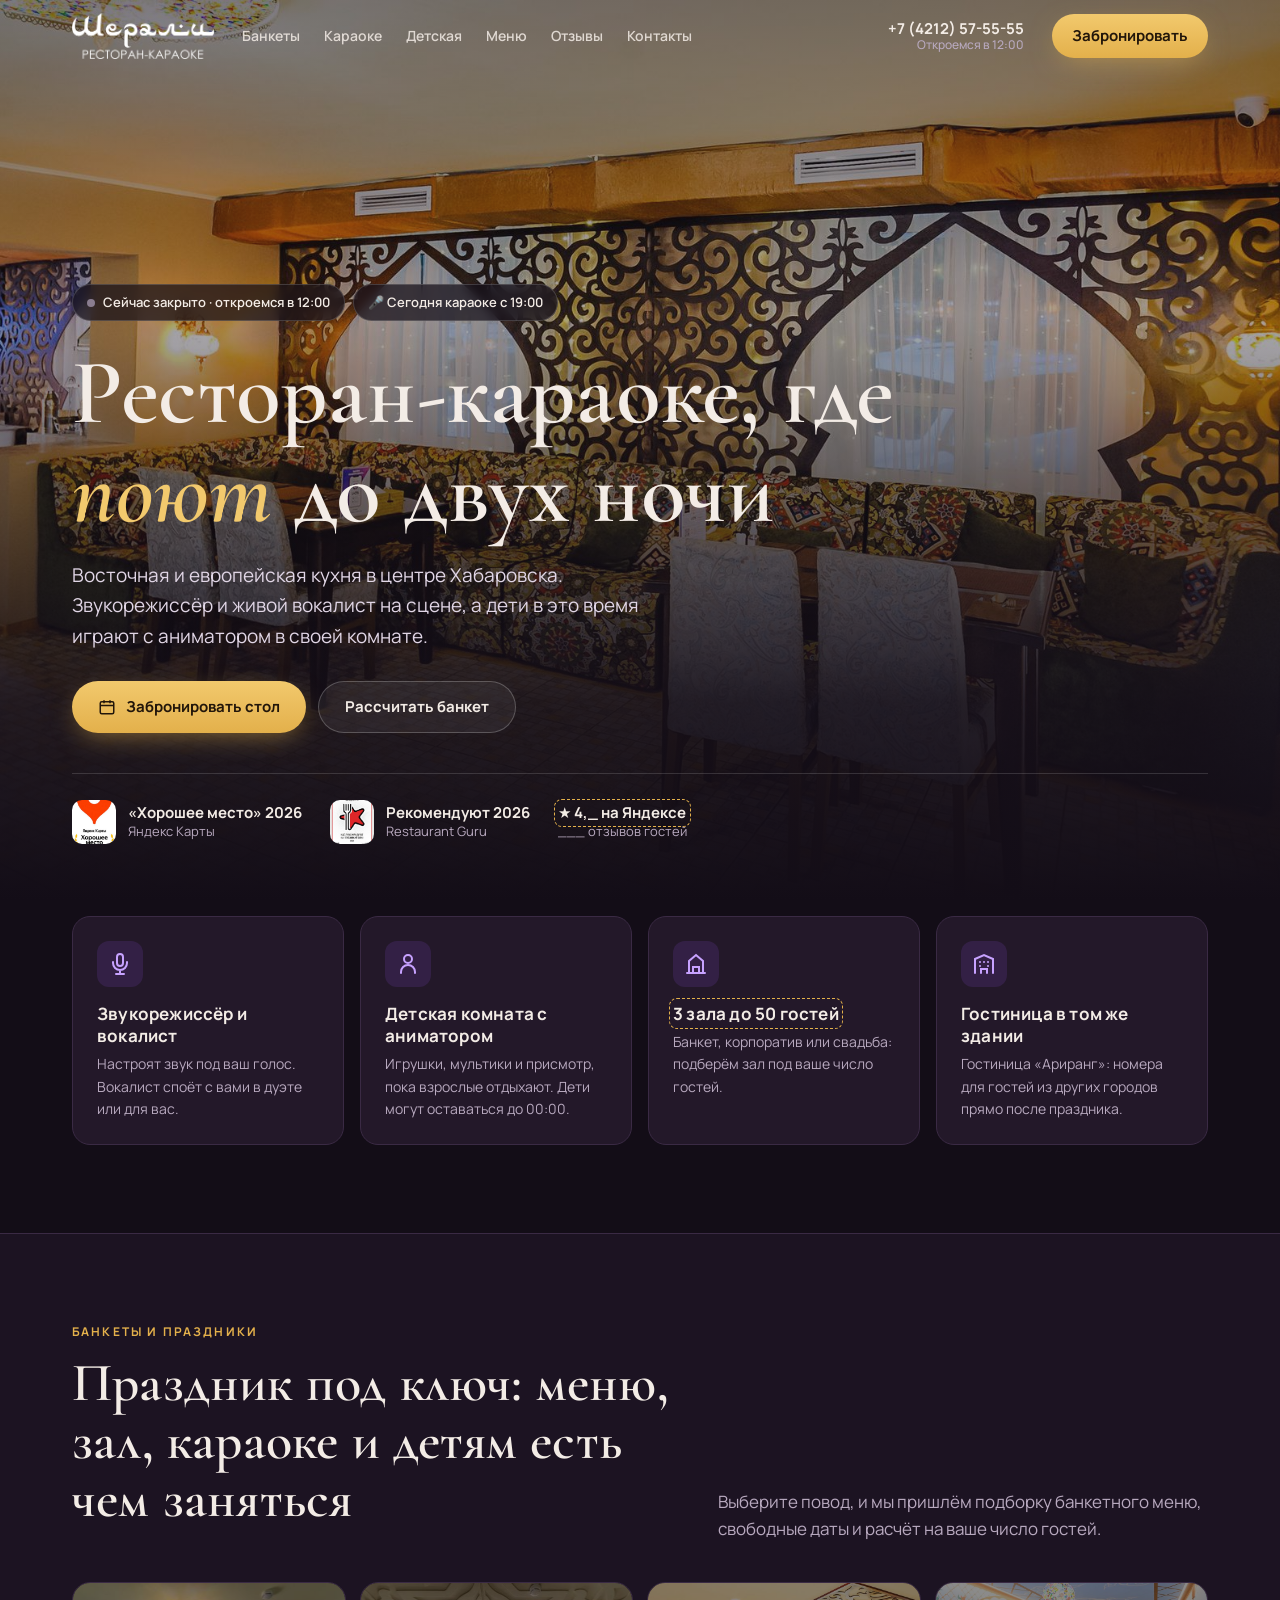
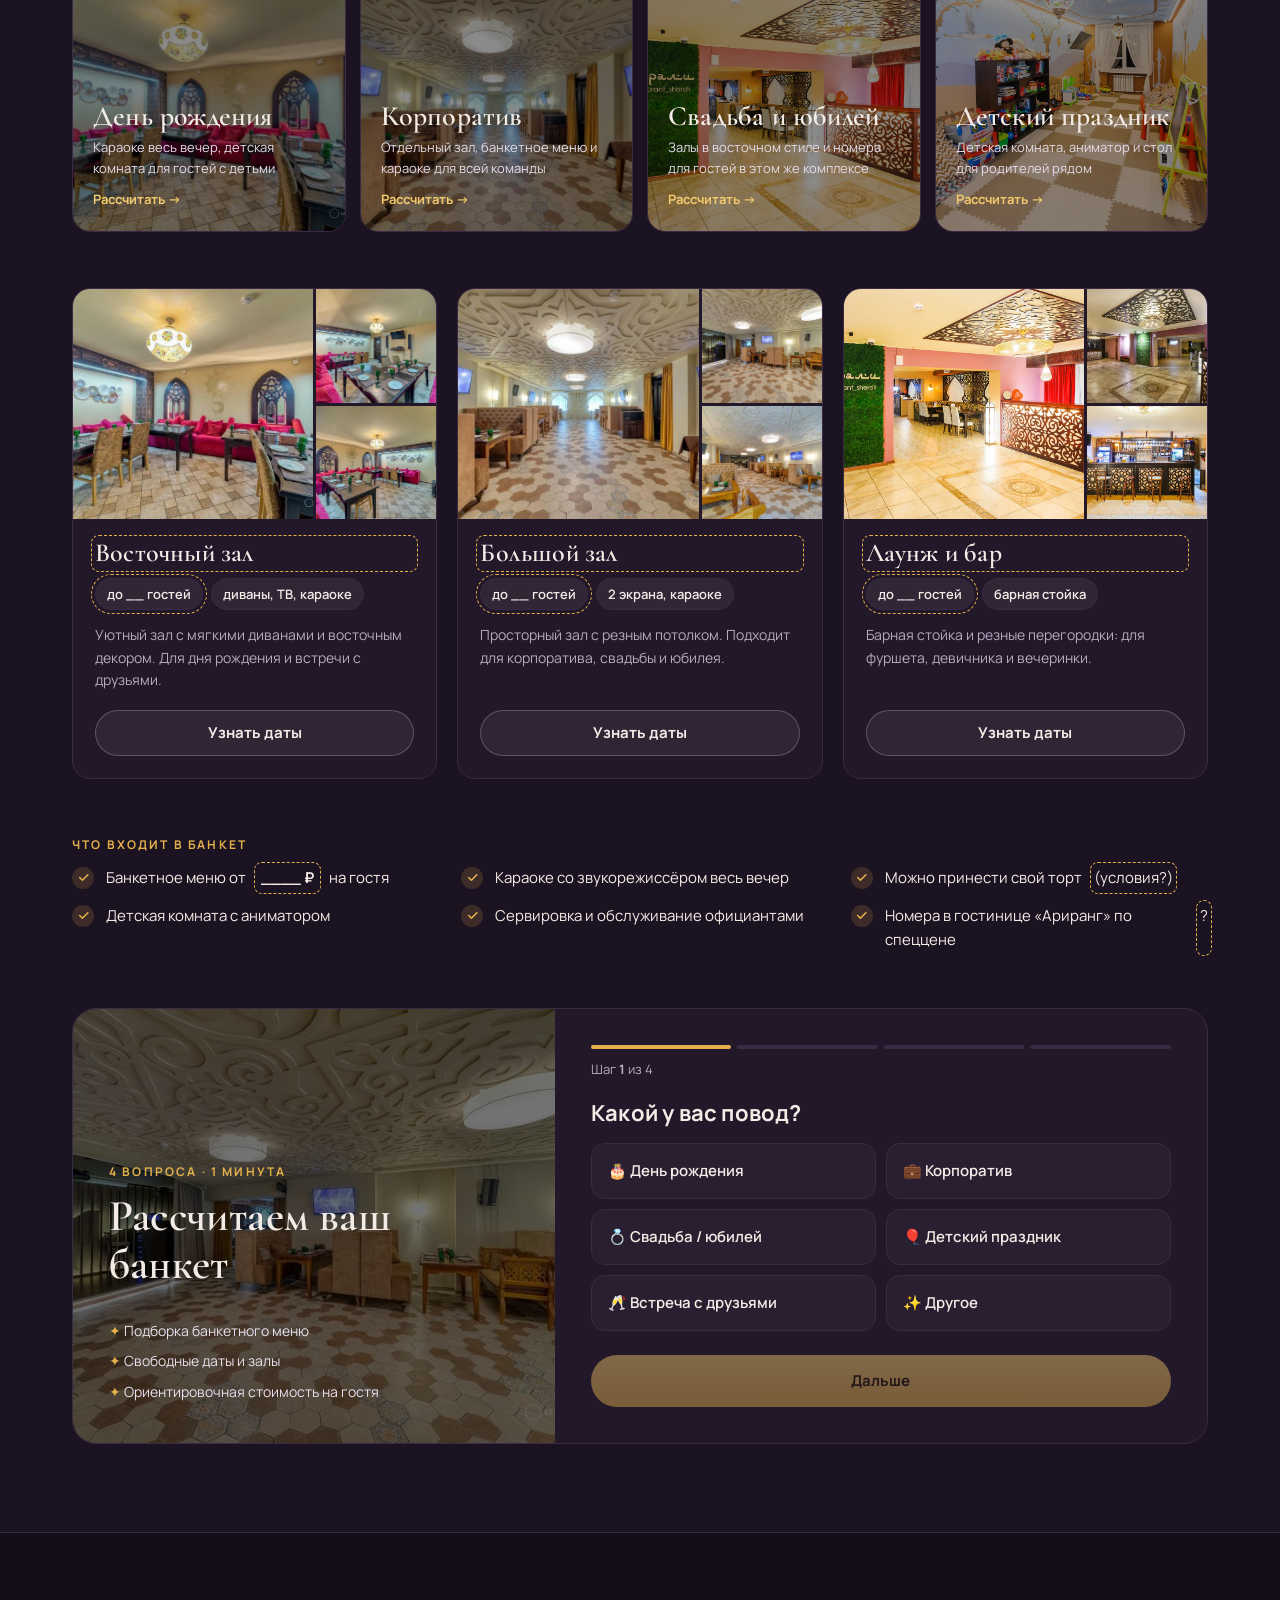
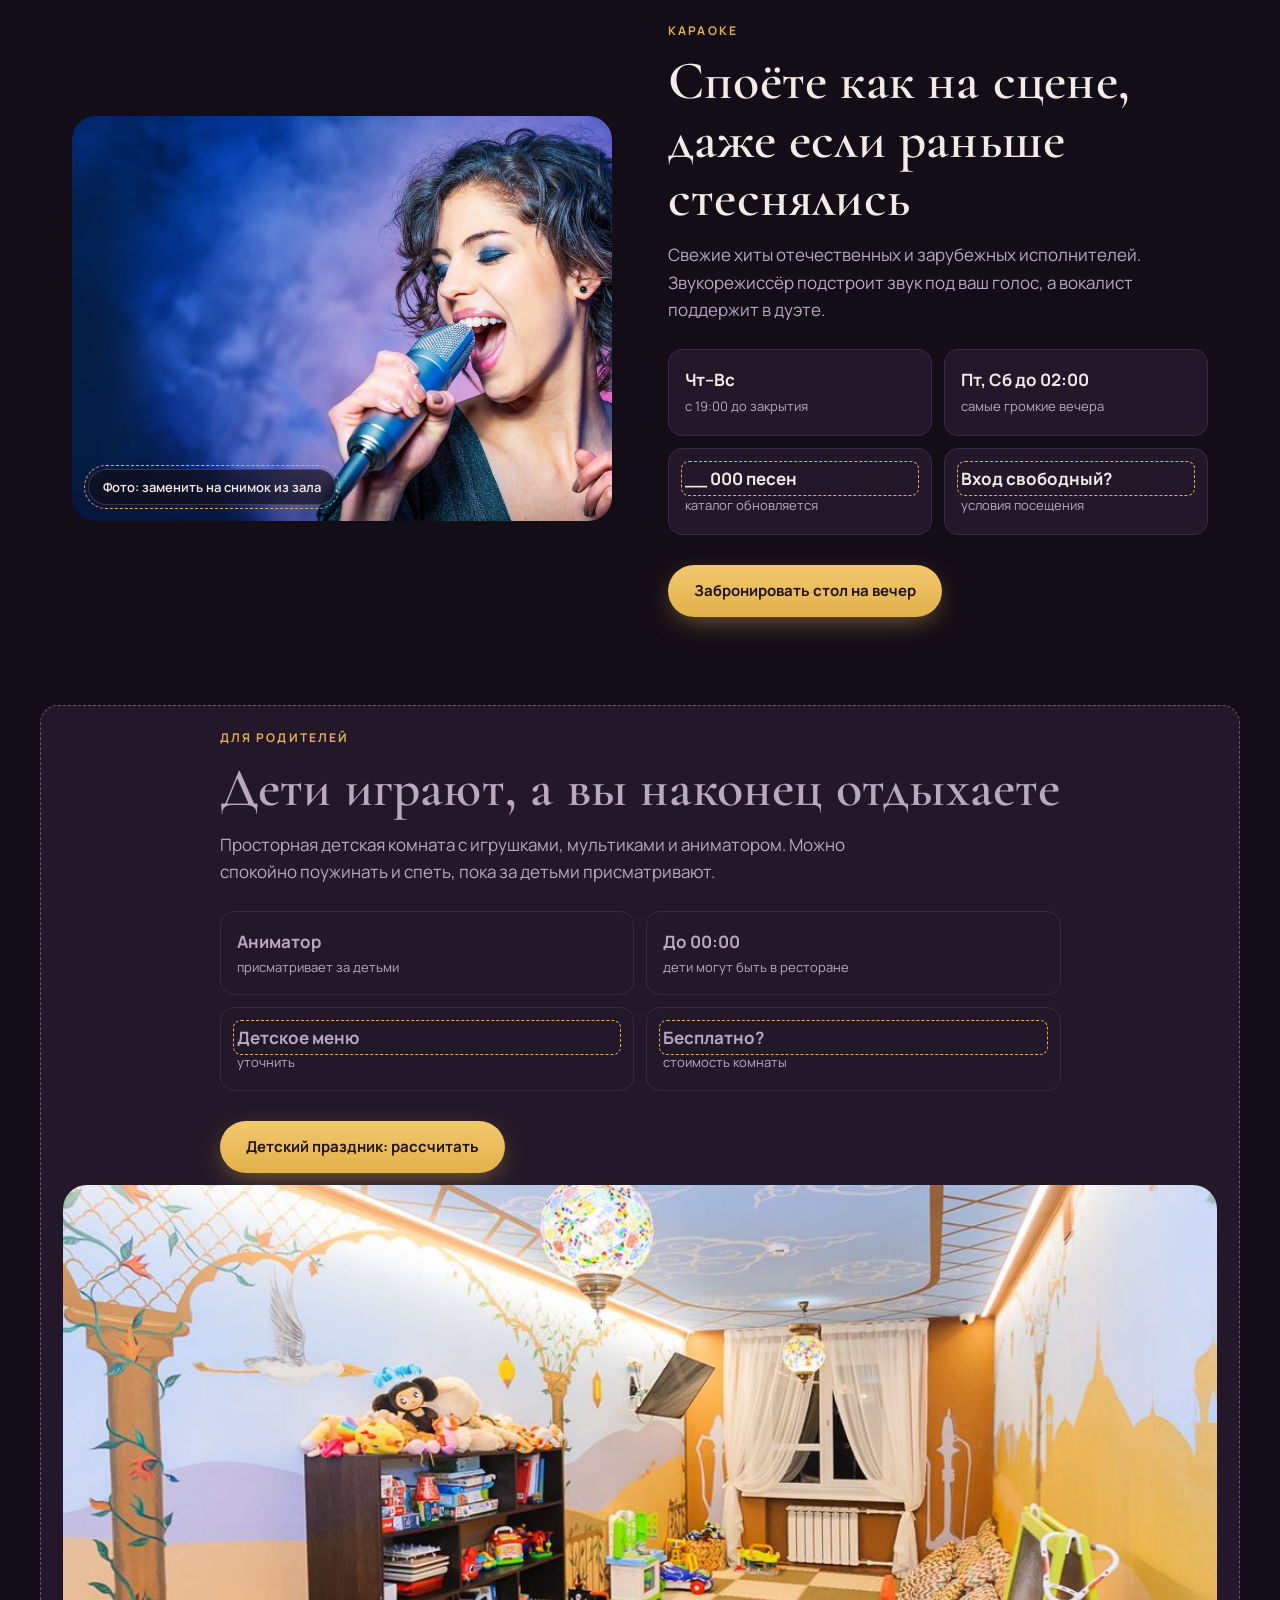
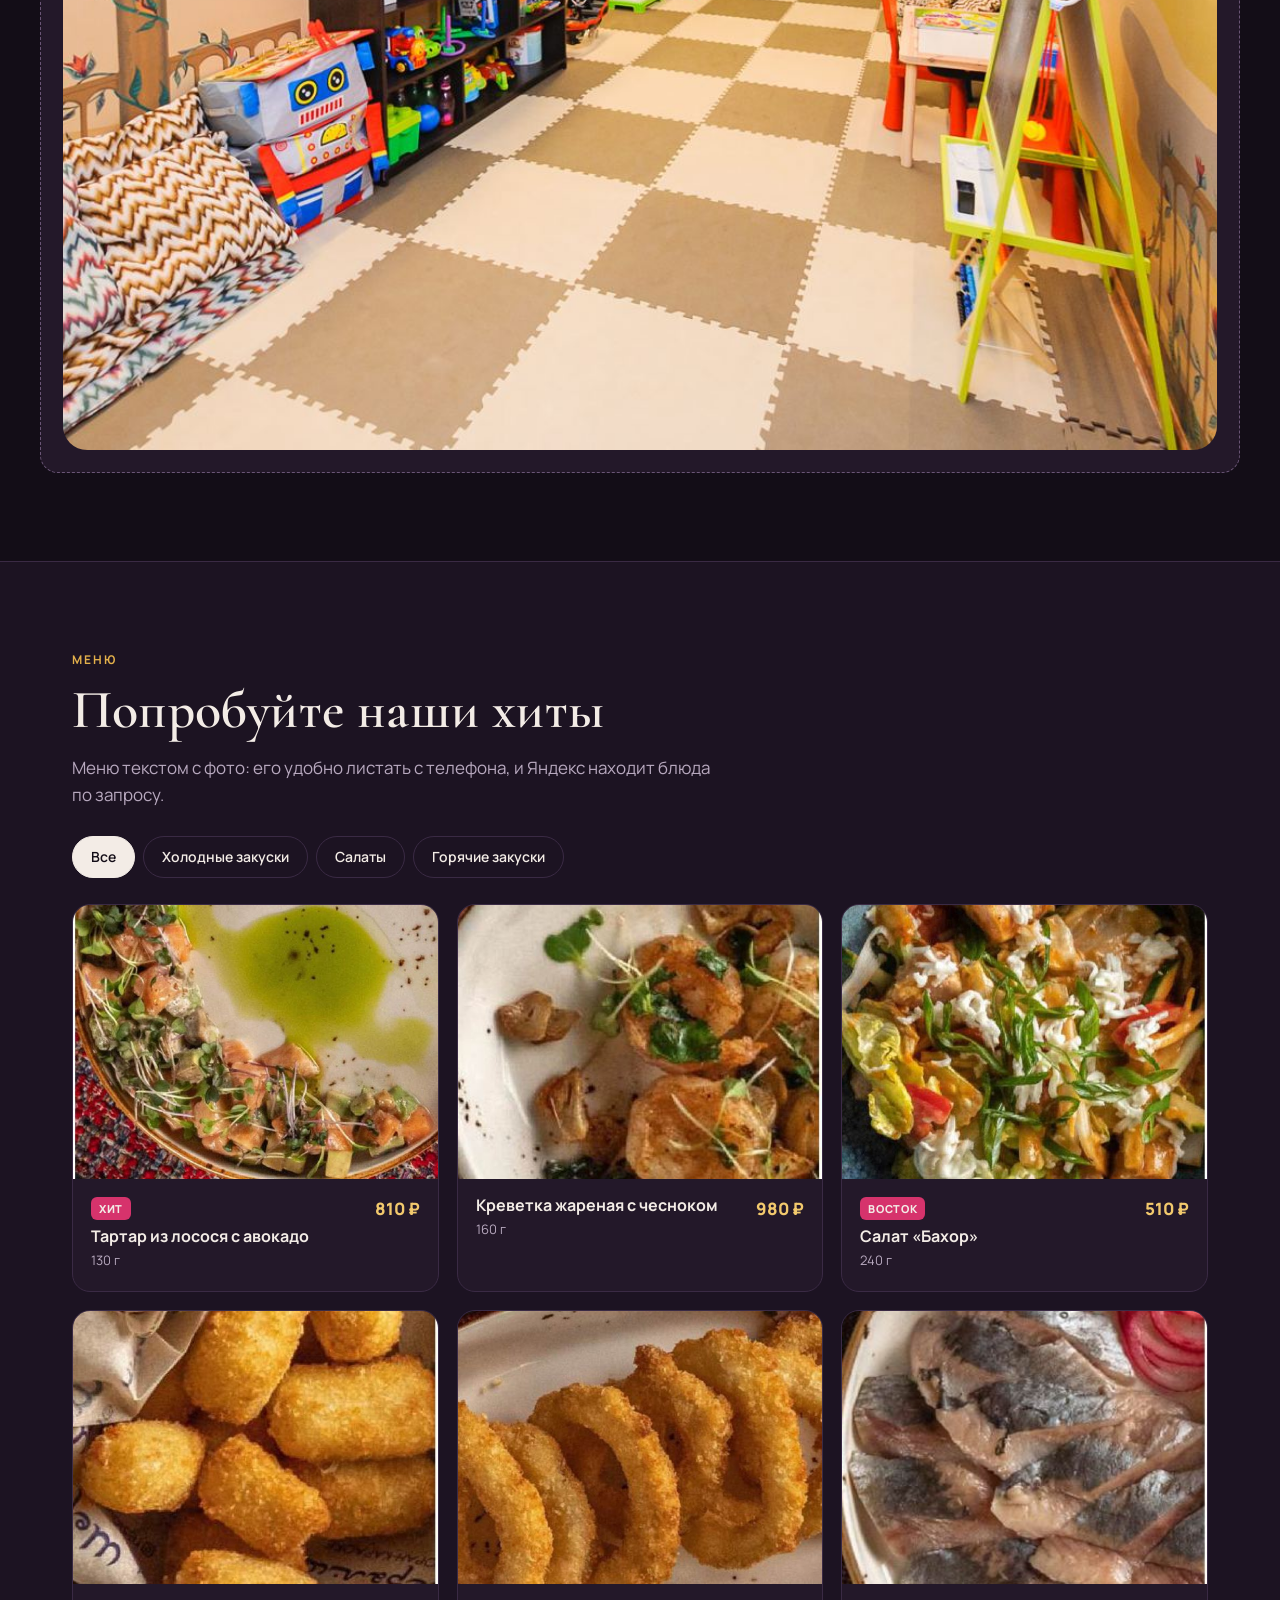
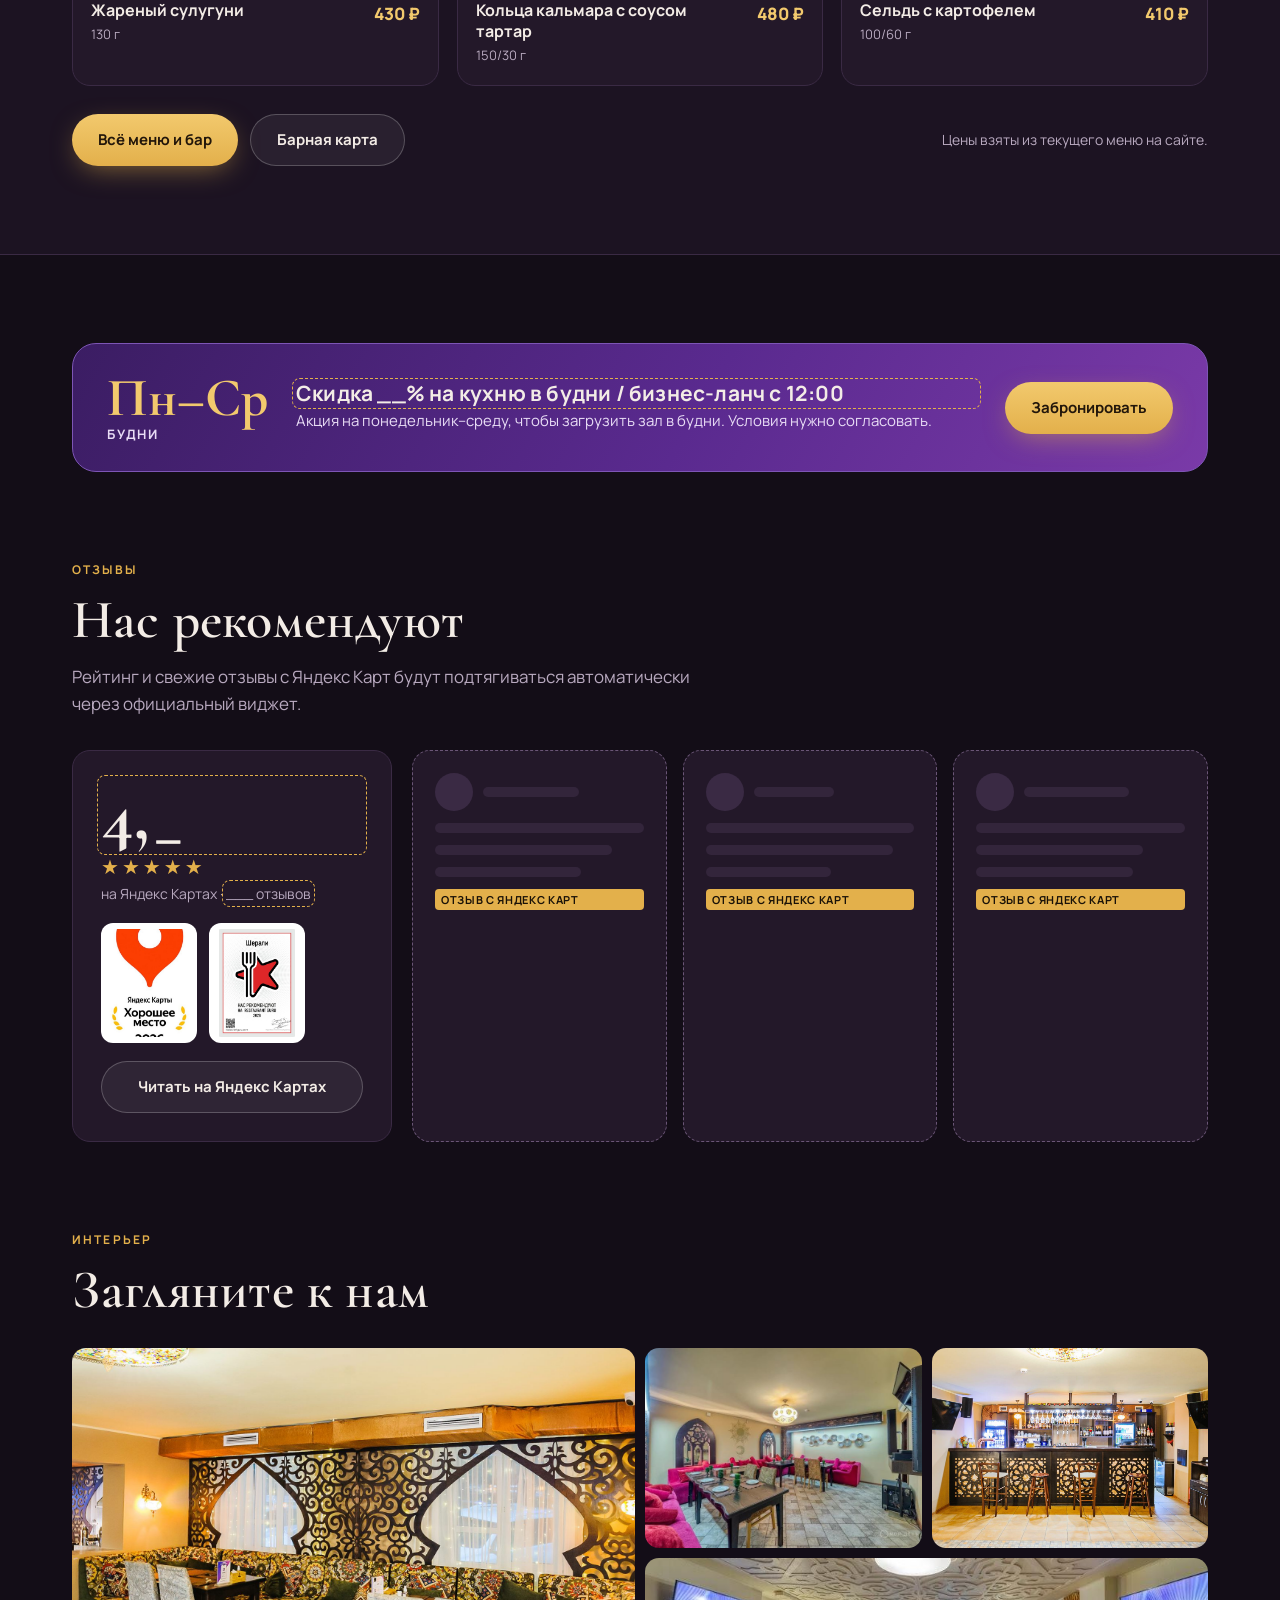
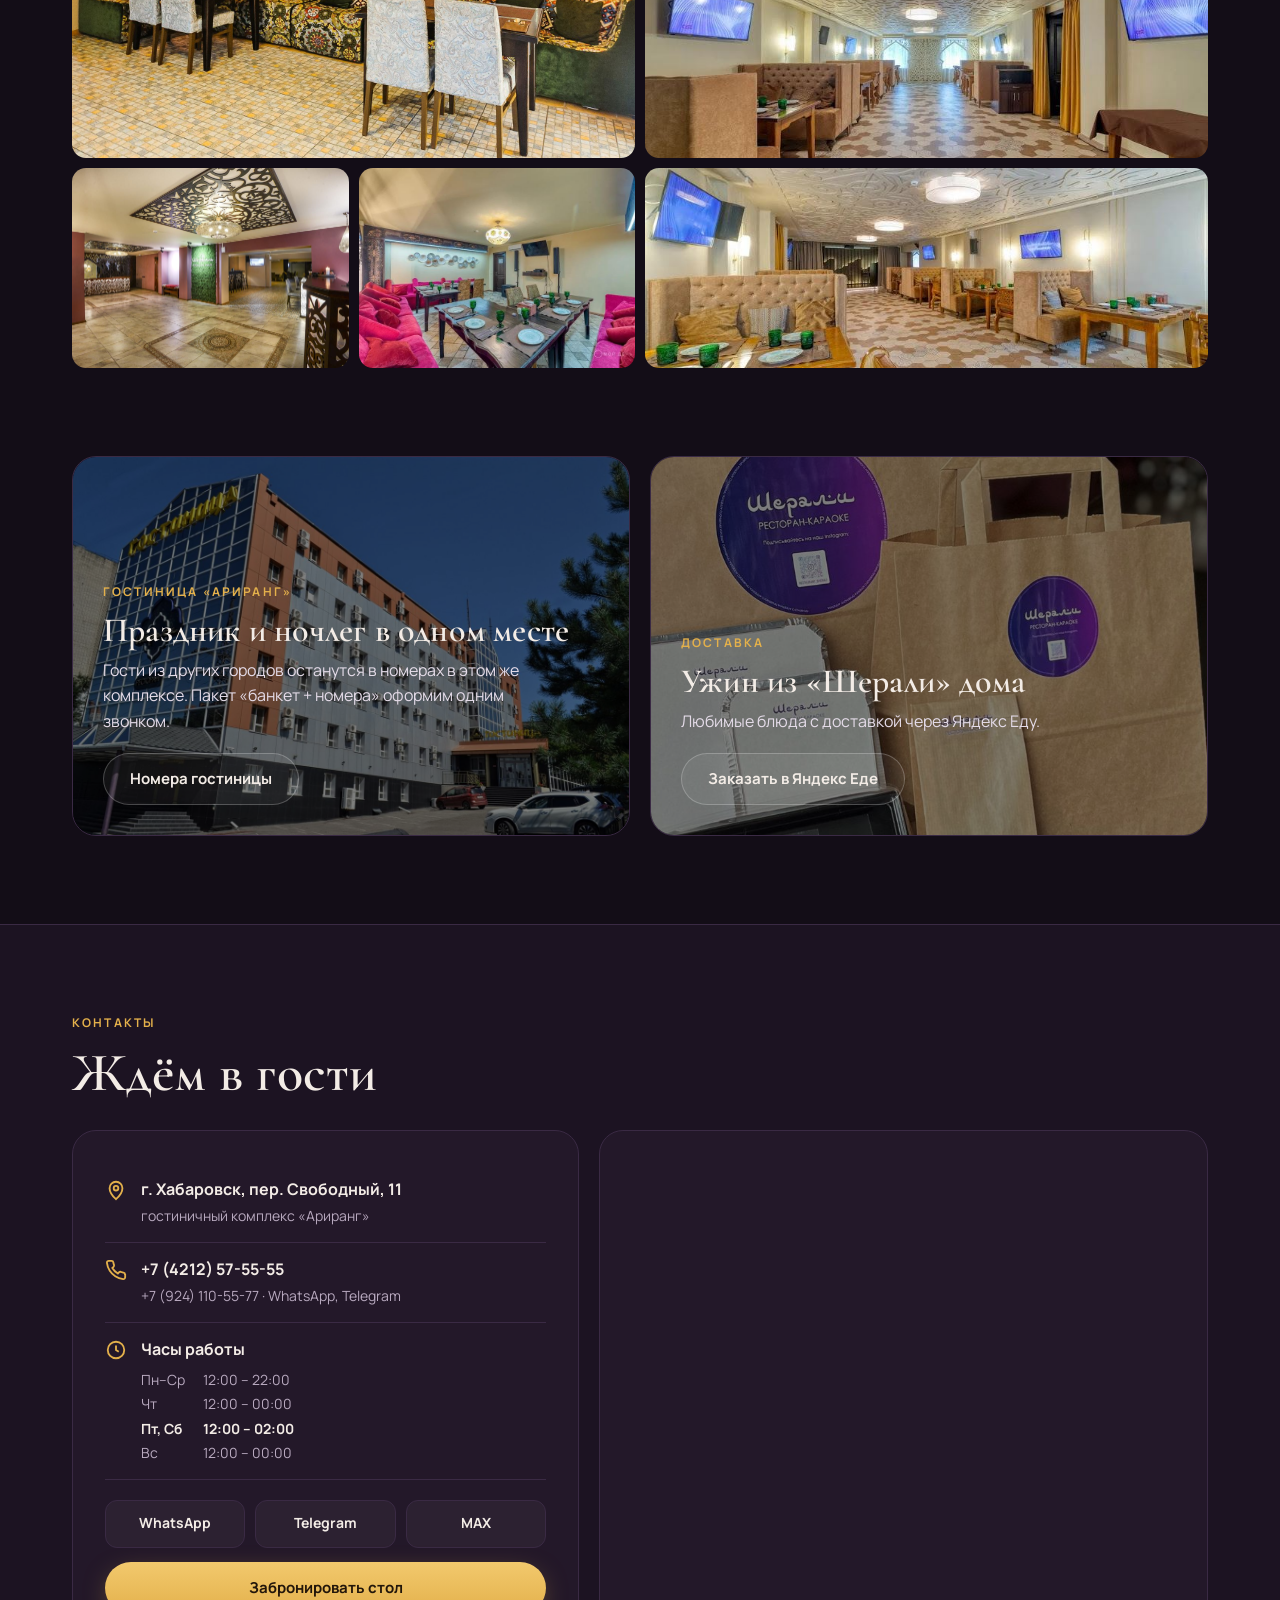
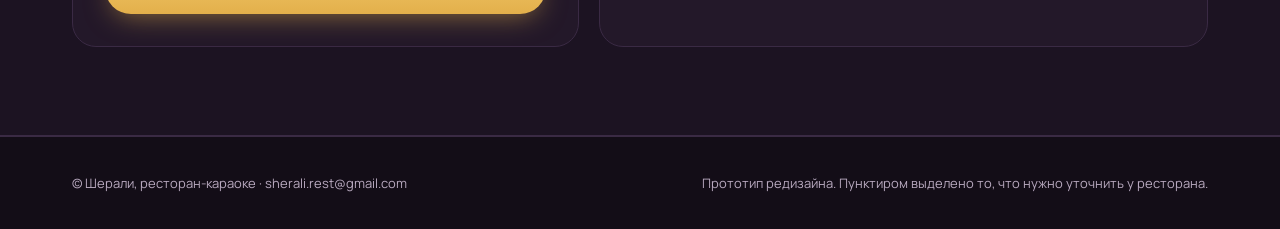
<file: index.html>
<!doctype html>
<html lang="ru">
<head>
<meta charset="utf-8">
<meta name="viewport" content="width=device-width, initial-scale=1">
<meta name="robots" content="noindex, nofollow">
<title>Шерали — ресторан-караоке в Хабаровске</title>
<meta name="description" content="Ресторан-караоке «Шерали» в центре Хабаровска: восточная и европейская кухня, караоке со звукорежиссёром и вокалистом, детская комната с аниматором, банкеты и праздники.">
<link rel="preconnect" href="https://fonts.googleapis.com">
<link rel="preconnect" href="https://fonts.gstatic.com" crossorigin>
<link href="https://fonts.googleapis.com/css2?family=Cormorant+Garamond:wght@500;600;700&family=Manrope:wght@400;500;600;700;800&display=swap" rel="stylesheet">
<style>
:root{
  --bg:#130d17; --bg2:#1c1322; --card:#231829; --line:#3a2a44;
  --text:#f3ece6; --muted:#b8a9bf; --violet:#8a4fd6; --violet-2:#6c35b3;
  --gold:#e3b04b; --gold-2:#f2c96d; --rose:#d6336c; --ok:#4cc38a;
  --r:18px; --wrap:1200px;
  --serif:'Cormorant Garamond',Georgia,serif; --sans:'Manrope',system-ui,sans-serif;
}
*{box-sizing:border-box;margin:0;padding:0}
[hidden]{display:none!important}
html{scroll-behavior:smooth;scroll-padding-top:80px}
body{background:var(--bg);color:var(--text);font:16px/1.6 var(--sans);-webkit-font-smoothing:antialiased;overflow-x:hidden}
img{display:block;max-width:100%}
a{color:inherit;text-decoration:none}
button,input,select,textarea{font:inherit;color:inherit}
.wrap{max-width:var(--wrap);margin:0 auto;padding:0 16px}
@media(min-width:768px){.wrap{padding:0 32px}}
h1,h2,h3{font-family:var(--serif);font-weight:600;line-height:1.08;letter-spacing:.2px}
h2{font-size:clamp(34px,5vw,54px);margin-bottom:14px}
h3{font-size:26px}
.eyebrow{font-size:12px;font-weight:700;letter-spacing:.18em;text-transform:uppercase;color:var(--gold);margin-bottom:12px}
.lead{color:var(--muted);font-size:17px;max-width:640px}
section{padding:88px 0}
@media(max-width:767px){section{padding:64px 0}}

/* placeholders the client must fill */
.ph{outline:1.5px dashed var(--gold);outline-offset:3px;border-radius:4px;cursor:help}
.ph-note{display:inline-block;font-size:11px;font-weight:700;letter-spacing:.06em;text-transform:uppercase;color:#1a1208;background:var(--gold);border-radius:4px;padding:2px 6px;vertical-align:middle}

/* buttons */
.btn{display:inline-flex;align-items:center;justify-content:center;gap:10px;min-height:52px;padding:0 26px;border-radius:999px;font-weight:700;font-size:15px;border:0;cursor:pointer;transition:transform .15s,background .2s,box-shadow .2s;white-space:nowrap}
.btn:active{transform:scale(.98)}
.btn:disabled{opacity:.45;cursor:not-allowed;box-shadow:none}
.btn-gold{background:linear-gradient(180deg,var(--gold-2),var(--gold));color:#22160a;box-shadow:0 8px 28px -8px rgba(227,176,75,.6)}
.btn-gold:hover{box-shadow:0 10px 34px -6px rgba(227,176,75,.85)}
.btn-ghost{background:rgba(255,255,255,.06);border:1px solid rgba(255,255,255,.22);color:var(--text)}
.btn-ghost:hover{background:rgba(255,255,255,.12)}
.btn svg{width:18px;height:18px;flex:none}

/* header */
.hdr{position:fixed;inset:0 0 auto;z-index:50;transition:background .25s,border-color .25s;border-bottom:1px solid transparent}
.hdr.solid{background:rgba(19,13,23,.92);backdrop-filter:blur(12px);border-color:var(--line)}
.hdr .wrap{display:flex;align-items:center;gap:28px;height:72px}
.logo img{height:46px;width:auto}
.logo small{display:block;font-size:10px;letter-spacing:.24em;color:var(--muted);margin-top:2px;text-transform:uppercase}
.nav{display:flex;gap:24px;font-size:14px;font-weight:600;margin-right:auto}
.nav a{opacity:.85}.nav a:hover{opacity:1;color:var(--gold-2)}
.hdr-phone{font-weight:700;font-size:15px;white-space:nowrap;text-align:right;line-height:1.2}
.hdr-phone small{display:block;font-weight:500;font-size:12px;color:var(--muted)}
.hdr .btn{min-height:44px;padding:0 20px}
@media(max-width:1023px){.nav{display:none}.hdr-phone{margin-left:auto}}
@media(max-width:600px){.hdr-phone,.hdr .btn{display:none}.logo img{height:38px}}

/* hero */
.hero{position:relative;min-height:100svh;display:flex;align-items:flex-end;padding:120px 0 56px;overflow:hidden}
.hero-bg{position:absolute;inset:0;background:url(img/hero.jpg) center/cover}
.hero-bg::after{content:"";position:absolute;inset:0;background:linear-gradient(180deg,rgba(19,13,23,.55) 0%,rgba(19,13,23,.35) 35%,rgba(19,13,23,.92) 78%,var(--bg) 100%)}
.hero .wrap{position:relative;width:100%}
.status{display:inline-flex;flex-wrap:wrap;gap:8px;margin-bottom:22px}
.chip{display:inline-flex;align-items:center;gap:8px;padding:7px 14px;border-radius:999px;background:rgba(19,13,23,.7);border:1px solid rgba(255,255,255,.16);font-size:13px;font-weight:600;backdrop-filter:blur(6px)}
.dot{width:8px;height:8px;border-radius:50%;background:var(--ok);box-shadow:0 0 0 4px rgba(76,195,138,.2)}
.dot.off{background:#8a7d90;box-shadow:none}
.hero h1{font-size:clamp(44px,7.4vw,92px);max-width:900px;margin-bottom:18px}
.hero h1 em{font-style:italic;color:var(--gold-2)}
.hero p.sub{font-size:clamp(16px,1.7vw,19px);color:#e1d6e6;max-width:620px;margin-bottom:30px}
.hero-cta{display:flex;flex-wrap:wrap;gap:12px;margin-bottom:40px}
.proof{display:flex;flex-wrap:wrap;gap:12px 28px;align-items:center;padding-top:26px;border-top:1px solid rgba(255,255,255,.14)}
.proof-item{display:flex;align-items:center;gap:12px;font-size:13px;color:var(--muted);line-height:1.35}
.proof-item b{display:block;color:var(--text);font-size:15px}
.proof-item img{width:44px;height:44px;border-radius:10px;object-fit:cover;background:#fff}
@media(max-width:600px){.hero-cta .btn{flex:1 1 100%}}

/* USP */
.usp{display:grid;grid-template-columns:repeat(4,1fr);gap:16px;margin-top:-8px}
.usp-card{background:var(--card);border:1px solid var(--line);border-radius:var(--r);padding:24px}
.usp-ico{width:46px;height:46px;border-radius:12px;display:grid;place-items:center;background:rgba(138,79,214,.16);color:#c7a2ff;margin-bottom:16px}
.usp-ico svg{width:24px;height:24px}
.usp-card h3{font-family:var(--sans);font-size:17px;font-weight:700;margin-bottom:6px;line-height:1.3}
.usp-card p{font-size:14px;color:var(--muted)}
@media(max-width:1023px){.usp{grid-template-columns:repeat(2,1fr)}}
@media(max-width:560px){.usp{grid-template-columns:1fr}}

/* banquets */
.banq{background:var(--bg2);border-block:1px solid var(--line)}
.banq-top{display:grid;grid-template-columns:1.1fr .9fr;gap:48px;align-items:end;margin-bottom:40px}
@media(max-width:900px){.banq-top{grid-template-columns:1fr;gap:20px}}
.occ{display:grid;grid-template-columns:repeat(4,1fr);gap:14px;margin-bottom:56px}
.occ-card{position:relative;border-radius:var(--r);overflow:hidden;min-height:250px;display:flex;align-items:flex-end;padding:20px;border:1px solid var(--line);cursor:pointer;text-align:left;background:#000}
.occ-card img{position:absolute;inset:0;width:100%;height:100%;object-fit:cover;opacity:.55;transition:transform .5s,opacity .3s}
.occ-card:hover img{transform:scale(1.05);opacity:.7}
.occ-card div{position:relative}
.occ-card h3{font-size:28px;margin-bottom:6px}
.occ-card p{font-size:13px;color:#e4dbe8}
.occ-card .go{display:inline-block;margin-top:10px;font-size:13px;font-weight:700;color:var(--gold-2)}
@media(max-width:1023px){.occ{grid-template-columns:repeat(2,1fr)}}
@media(max-width:520px){.occ{grid-template-columns:1fr}.occ-card{min-height:190px}}

.halls{display:grid;grid-template-columns:repeat(3,1fr);gap:20px;margin-bottom:56px}
.hall{background:var(--card);border:1px solid var(--line);border-radius:var(--r);overflow:hidden;display:flex;flex-direction:column}
.hall-photos{display:grid;grid-template-columns:2fr 1fr;grid-template-rows:1fr 1fr;gap:3px;height:230px}
.hall-photos img{width:100%;height:100%;object-fit:cover}
.hall-photos img:first-child{grid-row:1/3}
.hall-body{padding:20px 22px 22px;display:flex;flex-direction:column;flex:1}
.hall-body h3{margin-bottom:10px}
.hall-meta{display:flex;flex-wrap:wrap;gap:8px;margin-bottom:14px}
.hall-meta span{font-size:13px;font-weight:600;padding:5px 11px;border-radius:999px;background:rgba(255,255,255,.06);border:1px solid var(--line)}
.hall-body p{font-size:14px;color:var(--muted);margin-bottom:18px}
.hall-body .btn{margin-top:auto;min-height:46px}
@media(max-width:1023px){.halls{grid-template-columns:1fr 1fr}}
@media(max-width:680px){.halls{grid-template-columns:1fr}}

.incl{display:grid;grid-template-columns:repeat(3,1fr);gap:14px 32px;margin-bottom:8px}
.incl li{list-style:none;display:flex;gap:12px;font-size:15px}
.incl li::before{content:"";flex:none;width:22px;height:22px;margin-top:1px;border-radius:50%;background:rgba(227,176,75,.16) url("data:image/svg+xml,%3Csvg xmlns='http://www.w3.org/2000/svg' viewBox='0 0 24 24' fill='none' stroke='%23e3b04b' stroke-width='3' stroke-linecap='round' stroke-linejoin='round'%3E%3Cpath d='M5 12l5 5L20 7'/%3E%3C/svg%3E") center/13px no-repeat}
@media(max-width:900px){.incl{grid-template-columns:1fr}}

/* quiz */
.quiz{display:grid;grid-template-columns:.85fr 1.15fr;border-radius:24px;overflow:hidden;border:1px solid var(--line);background:var(--card);margin-top:56px}
.quiz-side{position:relative;padding:36px;display:flex;flex-direction:column;justify-content:flex-end;min-height:420px;background:#000}
.quiz-side img{position:absolute;inset:0;width:100%;height:100%;object-fit:cover;opacity:.45}
.quiz-side>*:not(img){position:relative}
.quiz-side h2{font-size:clamp(30px,3.6vw,44px)}
.quiz-side ul{list-style:none;margin-top:14px;font-size:14px;color:#e8dfec}
.quiz-side li{padding:4px 0}
.quiz-side li::before{content:"✦ ";color:var(--gold)}
.quiz-main{padding:36px;display:flex;flex-direction:column}
.q-progress{display:flex;gap:6px;margin-bottom:10px}
.q-progress i{flex:1;height:4px;border-radius:4px;background:var(--line);transition:background .3s}
.q-progress i.on{background:var(--gold)}
.q-step-n{font-size:13px;color:var(--muted);margin-bottom:22px}
.q-step{display:none}.q-step.on{display:block;animation:fade .3s}
@keyframes fade{from{opacity:0;transform:translateY(6px)}to{opacity:1;transform:none}}
.q-step h3{font-family:var(--sans);font-size:22px;font-weight:700;margin-bottom:18px}
.opts{display:grid;grid-template-columns:1fr 1fr;gap:10px}
.opt{position:relative}
.opt input{position:absolute;opacity:0}
.opt span{display:flex;align-items:center;gap:10px;min-height:56px;padding:12px 16px;border-radius:14px;border:1px solid var(--line);background:rgba(255,255,255,.03);font-weight:600;font-size:15px;cursor:pointer;transition:border-color .2s,background .2s}
.opt span:hover{border-color:#5b4766}
.opt input:checked+span{border-color:var(--gold);background:rgba(227,176,75,.1)}
.opt input:focus-visible+span{outline:2px solid var(--gold);outline-offset:2px}
@media(max-width:520px){.opts{grid-template-columns:1fr}.quiz-main,.quiz-side{padding:24px}}
@media(max-width:900px){.quiz{grid-template-columns:1fr}.quiz-side{min-height:260px}}
.field{display:block;margin-bottom:14px}
.field>span{display:block;font-size:13px;font-weight:600;color:var(--muted);margin-bottom:6px}
.field input,.field select,.field textarea{width:100%;min-height:52px;padding:12px 16px;border-radius:12px;border:1px solid var(--line);background:#1a1220;outline:none;font-size:16px}
.field input:focus,.field select:focus,.field textarea:focus{border-color:var(--gold)}
.grid2{display:grid;grid-template-columns:1fr 1fr;gap:12px}
@media(max-width:520px){.grid2{grid-template-columns:1fr}}
.q-nav{display:flex;gap:10px;margin-top:auto;padding-top:24px}
.q-nav .btn{flex:1}
.q-back{flex:0 0 auto!important}
.consent{font-size:12px;color:var(--muted);margin-top:12px}
.done{text-align:center;padding:24px 0}
.done .big{font-size:52px;line-height:1;margin-bottom:12px}
.done h3{margin-bottom:8px}
.done p{color:var(--muted)}
.proto-note{font-size:12px;color:var(--gold);margin-top:16px}

/* split features */
.split{display:grid;grid-template-columns:1fr 1fr;gap:56px;align-items:center}
.split.rev .split-media{order:2}
.split-media{position:relative;border-radius:24px;overflow:hidden;aspect-ratio:4/3}
.split-media img{width:100%;height:100%;object-fit:cover}
.split-media .tag{position:absolute;left:16px;bottom:16px}
.facts{display:grid;grid-template-columns:1fr 1fr;gap:12px;margin:26px 0 30px}
.fact{padding:16px;border-radius:14px;background:var(--card);border:1px solid var(--line)}
.fact b{display:block;font-size:17px}
.fact span{font-size:13px;color:var(--muted)}
.split-cta{display:flex;flex-wrap:wrap;gap:12px}
@media(max-width:900px){.split{grid-template-columns:1fr;gap:28px}.split.rev .split-media{order:0}}

/* menu */
.menu-head{display:flex;justify-content:space-between;align-items:end;gap:20px;flex-wrap:wrap;margin-bottom:28px}
.tabs{display:flex;gap:8px;flex-wrap:wrap;margin-bottom:26px}
.tab{padding:9px 18px;border-radius:999px;border:1px solid var(--line);background:transparent;font-weight:600;font-size:14px;cursor:pointer}
.tab.on{background:var(--text);color:var(--bg);border-color:var(--text)}
.dishes{display:grid;grid-template-columns:repeat(3,1fr);gap:18px}
.dish{background:var(--card);border:1px solid var(--line);border-radius:var(--r);overflow:hidden}
.dish img{width:100%;aspect-ratio:4/3;object-fit:cover}
.dish-b{padding:16px 18px 18px;display:flex;justify-content:space-between;gap:12px;align-items:flex-start}
.dish h4{font-size:16px;font-weight:700;line-height:1.3}
.dish small{color:var(--muted);font-size:13px}
.price{font-weight:800;font-size:17px;white-space:nowrap;color:var(--gold-2)}
.badge{display:inline-block;font-size:11px;font-weight:800;letter-spacing:.06em;text-transform:uppercase;padding:3px 8px;border-radius:6px;background:var(--rose);margin-bottom:6px}
@media(max-width:900px){.dishes{grid-template-columns:1fr 1fr}}
@media(max-width:560px){.dishes{grid-template-columns:1fr}}
.menu-foot{display:flex;flex-wrap:wrap;gap:12px;margin-top:28px;align-items:center}
.menu-foot p{color:var(--muted);font-size:14px;margin-left:auto}

/* weekday offer */
.offer{display:grid;grid-template-columns:auto 1fr auto;gap:28px;align-items:center;padding:30px 34px;border-radius:24px;background:linear-gradient(120deg,#3b1d63,#5a2a8f 55%,#7a3aa8);border:1px solid #7d55b5}
.offer .when{font-family:var(--serif);font-size:54px;line-height:.9;font-weight:700;color:var(--gold-2)}
.offer .when small{display:block;font-family:var(--sans);font-size:13px;letter-spacing:.14em;text-transform:uppercase;color:#e8dcf5;font-weight:700;margin-top:6px}
.offer h3{font-family:var(--sans);font-size:21px;font-weight:700;margin-bottom:4px}
.offer p{color:#e8dcf5;font-size:15px}
@media(max-width:800px){.offer{grid-template-columns:1fr;gap:14px;padding:26px}}

/* reviews */
.rev-grid{display:grid;grid-template-columns:320px 1fr;gap:20px}
.rating{background:var(--card);border:1px solid var(--line);border-radius:var(--r);padding:28px;display:flex;flex-direction:column;gap:18px}
.rating .num{font-family:var(--serif);font-size:72px;line-height:1;font-weight:700}
.stars{color:var(--gold);letter-spacing:3px;font-size:20px}
.awards{display:flex;gap:12px}
.awards img{width:96px;height:120px;object-fit:contain;background:#fff;border-radius:12px;padding:6px}
.rev-cards{display:grid;grid-template-columns:repeat(3,1fr);gap:16px}
.rev{background:var(--card);border:1px dashed #6a5576;border-radius:var(--r);padding:22px;display:flex;flex-direction:column;gap:12px;color:var(--muted);font-size:14px}
.rev .who{display:flex;align-items:center;gap:10px}
.rev .ava{width:38px;height:38px;border-radius:50%;background:#3a2a44}
.rev .line{height:10px;border-radius:5px;background:#33253b}
@media(max-width:1023px){.rev-grid{grid-template-columns:1fr}.rev-cards{grid-template-columns:1fr 1fr}}
@media(max-width:600px){.rev-cards{grid-template-columns:1fr}}

/* gallery */
.gallery{display:grid;grid-template-columns:repeat(4,1fr);grid-auto-rows:200px;gap:10px}
.gallery img{width:100%;height:100%;object-fit:cover;border-radius:14px;cursor:zoom-in;transition:opacity .2s}
.gallery img:hover{opacity:.85}
.gallery .w2{grid-column:span 2}.gallery .h2{grid-row:span 2}
@media(max-width:800px){.gallery{grid-template-columns:repeat(2,1fr);grid-auto-rows:150px}}
.lb{position:fixed;inset:0;z-index:90;background:rgba(0,0,0,.92);display:none;align-items:center;justify-content:center;padding:16px;cursor:zoom-out}
.lb.on{display:flex}
.lb img{max-height:90vh;border-radius:10px}

/* hotel + delivery */
.duo{display:grid;grid-template-columns:1fr 1fr;gap:20px}
.duo-card{position:relative;border-radius:24px;overflow:hidden;min-height:380px;display:flex;align-items:flex-end;padding:30px;background:#000;border:1px solid var(--line)}
.duo-card img{position:absolute;inset:0;width:100%;height:100%;object-fit:cover;opacity:.5}
.duo-card>div{position:relative}
.duo-card h3{font-size:34px;margin-bottom:8px}
.duo-card p{color:#e4dbe8;margin-bottom:18px;max-width:440px}
@media(max-width:800px){.duo{grid-template-columns:1fr}.duo-card{min-height:320px;padding:24px}}

/* contacts */
.contacts{display:grid;grid-template-columns:1fr 1.2fr;gap:20px}
.c-card{background:var(--card);border:1px solid var(--line);border-radius:24px;padding:32px}
.c-row{display:flex;gap:14px;padding:14px 0;border-bottom:1px solid var(--line)}
.c-row:last-of-type{border:0}
.c-row svg{width:22px;height:22px;flex:none;color:var(--gold);margin-top:2px}
.c-row b{display:block}
.c-row span,.c-row a.sm{color:var(--muted);font-size:14px}
.hours{display:grid;grid-template-columns:auto 1fr;gap:2px 18px;font-size:14px;color:var(--muted)}
.hours .today{color:var(--text);font-weight:700}
.msgs{display:flex;gap:10px;margin-top:20px;flex-wrap:wrap}
.msgs a{flex:1;min-width:120px;display:flex;align-items:center;justify-content:center;gap:8px;min-height:48px;border-radius:12px;font-weight:700;font-size:14px;border:1px solid var(--line);background:rgba(255,255,255,.04)}
.msgs a:hover{border-color:var(--gold)}
.map{border-radius:24px;overflow:hidden;border:1px solid var(--line);min-height:420px;background:var(--card)}
.map iframe{width:100%;height:100%;min-height:420px;border:0;filter:grayscale(.2)}
@media(max-width:900px){.contacts{grid-template-columns:1fr}.c-card{padding:24px}}

footer{padding:36px 0 110px;border-top:1px solid var(--line);color:var(--muted);font-size:13px}
footer .wrap{display:flex;flex-wrap:wrap;gap:12px 28px;justify-content:space-between}
@media(min-width:768px){footer{padding-bottom:36px}}

/* mobile action bar */
.mbar{position:fixed;left:0;right:0;bottom:0;z-index:60;display:none;grid-template-columns:1fr 1fr 1.4fr;gap:8px;padding:10px 12px calc(10px + env(safe-area-inset-bottom));background:rgba(19,13,23,.95);backdrop-filter:blur(12px);border-top:1px solid var(--line)}
.mbar a,.mbar button{display:flex;flex-direction:column;align-items:center;justify-content:center;gap:2px;min-height:52px;border-radius:12px;font-size:12px;font-weight:700;border:1px solid var(--line);background:rgba(255,255,255,.05);cursor:pointer}
.mbar svg{width:20px;height:20px}
.mbar .btn-gold{border:0;flex-direction:row;font-size:15px;background:linear-gradient(180deg,var(--gold-2),var(--gold));color:#22160a}
@media(max-width:767px){.mbar{display:grid}}

/* modal */
.modal{position:fixed;inset:0;z-index:80;background:rgba(8,5,10,.75);backdrop-filter:blur(6px);display:none;align-items:center;justify-content:center;padding:16px}
.modal.on{display:flex}
.modal-box{width:100%;max-width:520px;max-height:calc(100vh - 32px);overflow:auto;background:var(--card);border:1px solid var(--line);border-radius:24px;padding:30px;position:relative;animation:fade .25s}
.modal-box h3{font-size:34px;margin-bottom:6px}
.modal-box>p{color:var(--muted);font-size:14px;margin-bottom:22px}
.x{position:absolute;top:14px;right:14px;width:40px;height:40px;border-radius:50%;border:1px solid var(--line);background:transparent;cursor:pointer;font-size:20px;line-height:1}
@media(max-width:520px){.modal-box{padding:24px 18px}}
</style>
</head>
<body>

<header class="hdr" id="hdr">
  <div class="wrap">
    <a href="#" class="logo" aria-label="Шерали — на главную"><img src="img/logo.png" alt="Шерали — ресторан-караоке"></a>
    <nav class="nav">
      <a href="#banquets">Банкеты</a>
      <a href="#karaoke">Караоке</a>
      <a href="#kids">Детская</a>
      <a href="#menu">Меню</a>
      <a href="#reviews">Отзывы</a>
      <a href="#contacts">Контакты</a>
    </nav>
    <a class="hdr-phone" href="tel:+74212575555">+7 (4212) 57-55-55<small id="hdrStatus">пер. Свободный, 11</small></a>
    <button class="btn btn-gold" data-book>Забронировать</button>
  </div>
</header>

<!-- HERO -->
<section class="hero">
  <div class="hero-bg" role="img" aria-label="Зал ресторана Шерали"></div>
  <div class="wrap">
    <div class="status">
      <span class="chip"><i class="dot" id="openDot"></i><span id="openText">Открыто</span></span>
      <span class="chip" id="karaokeChip">🎤 Караоке чт–вс с 19:00</span>
    </div>
    <h1>Ресторан-караоке, где <em>поют</em> до двух ночи</h1>
    <p class="sub">Восточная и европейская кухня в центре Хабаровска. Звукорежиссёр и живой вокалист на сцене, а дети в это время играют с аниматором в своей комнате.</p>
    <div class="hero-cta">
      <button class="btn btn-gold" data-book>
        <svg viewBox="0 0 24 24" fill="none" stroke="currentColor" stroke-width="2"><rect x="3" y="5" width="18" height="16" rx="2"/><path d="M16 3v4M8 3v4M3 10h18"/></svg>
        Забронировать стол
      </button>
      <a class="btn btn-ghost" href="#quiz">Рассчитать банкет</a>
    </div>
    <div class="proof">
      <div class="proof-item"><img src="img/award-yandex.jpg" alt=""><div><b>«Хорошее место» 2026</b>Яндекс Карты</div></div>
      <div class="proof-item"><img src="img/award-guru.jpg" alt=""><div><b>Рекомендуют 2026</b>Restaurant Guru</div></div>
      <div class="proof-item"><div><b class="ph" title="Подставить актуальный рейтинг с Яндекс Карт">★ 4,_ на Яндексе</b>___ отзывов гостей</div></div>
    </div>
  </div>
</section>

<!-- USP -->
<section style="padding-top:24px">
  <div class="wrap">
    <div class="usp">
      <div class="usp-card">
        <div class="usp-ico"><svg viewBox="0 0 24 24" fill="none" stroke="currentColor" stroke-width="2" stroke-linecap="round"><path d="M12 2a3 3 0 0 0-3 3v6a3 3 0 0 0 6 0V5a3 3 0 0 0-3-3z"/><path d="M19 10v1a7 7 0 0 1-14 0v-1M12 18v4M8 22h8"/></svg></div>
        <h3>Звукорежиссёр и вокалист</h3>
        <p>Настроят звук под ваш голос. Вокалист споёт с вами в дуэте или для вас.</p>
      </div>
      <div class="usp-card">
        <div class="usp-ico"><svg viewBox="0 0 24 24" fill="none" stroke="currentColor" stroke-width="2" stroke-linecap="round"><circle cx="12" cy="7" r="4"/><path d="M5 21v-1a7 7 0 0 1 14 0v1"/></svg></div>
        <h3>Детская комната с аниматором</h3>
        <p>Игрушки, мультики и присмотр, пока взрослые отдыхают. Дети могут оставаться до 00:00.</p>
      </div>
      <div class="usp-card">
        <div class="usp-ico"><svg viewBox="0 0 24 24" fill="none" stroke="currentColor" stroke-width="2" stroke-linecap="round"><path d="M3 21h18M5 21V9l7-6 7 6v12"/><path d="M9 21v-6h6v6"/></svg></div>
        <h3><span class="ph" title="Уточнить число залов и общую вместимость">3 зала до 50 гостей</span></h3>
        <p>Банкет, корпоратив или свадьба: подберём зал под ваше число гостей.</p>
      </div>
      <div class="usp-card">
        <div class="usp-ico"><svg viewBox="0 0 24 24" fill="none" stroke="currentColor" stroke-width="2" stroke-linecap="round"><path d="M3 21V7l9-4 9 4v14"/><path d="M9 21v-4h6v4M8 10h.01M12 10h.01M16 10h.01M8 14h.01M16 14h.01"/></svg></div>
        <h3>Гостиница в том же здании</h3>
        <p>Гостиница «Ариранг»: номера для гостей из других городов прямо после праздника.</p>
      </div>
    </div>
  </div>
</section>

<!-- BANQUETS -->
<section class="banq" id="banquets">
  <div class="wrap">
    <div class="banq-top">
      <div>
        <div class="eyebrow">Банкеты и праздники</div>
        <h2>Праздник под ключ: меню, зал, караоке и детям есть чем заняться</h2>
      </div>
      <p class="lead">Выберите повод, и мы пришлём подборку банкетного меню, свободные даты и расчёт на ваше число гостей.</p>
    </div>

    <div class="occ">
      <button class="occ-card" data-occ="День рождения"><img src="img/hall-east.jpg" alt=""><div><h3>День рождения</h3><p>Караоке весь вечер, детская комната для гостей с детьми</p><span class="go">Рассчитать →</span></div></button>
      <button class="occ-card" data-occ="Корпоратив"><img src="img/hall-big.jpg" alt=""><div><h3>Корпоратив</h3><p>Отдельный зал, банкетное меню и караоке для всей команды</p><span class="go">Рассчитать →</span></div></button>
      <button class="occ-card" data-occ="Свадьба / юбилей"><img src="img/lobby.jpg" alt=""><div><h3>Свадьба и юбилей</h3><p>Залы в восточном стиле и номера для гостей в этом же комплексе</p><span class="go">Рассчитать →</span></div></button>
      <button class="occ-card" data-occ="Детский праздник"><img src="img/kids.jpg" alt=""><div><h3>Детский праздник</h3><p>Детская комната, аниматор и стол для родителей рядом</p><span class="go">Рассчитать →</span></div></button>
    </div>

    <div class="halls">
      <article class="hall">
        <div class="hall-photos"><img src="img/hall-east.jpg" alt="Восточный зал"><img src="img/hall-east2.jpg" alt=""><img src="img/hall-east3.jpg" alt=""></div>
        <div class="hall-body">
          <h3 class="ph" title="Уточнить название зала">Восточный зал</h3>
          <div class="hall-meta"><span class="ph" title="Уточнить">до __ гостей</span><span>диваны, ТВ, караоке</span></div>
          <p>Уютный зал с мягкими диванами и восточным декором. Для дня рождения и встречи с друзьями.</p>
          <button class="btn btn-ghost" data-occ="Восточный зал">Узнать даты</button>
        </div>
      </article>
      <article class="hall">
        <div class="hall-photos"><img src="img/hall-big.jpg" alt="Большой зал"><img src="img/hall-big2.jpg" alt=""><img src="img/hall-big3.jpg" alt=""></div>
        <div class="hall-body">
          <h3 class="ph" title="Уточнить название зала">Большой зал</h3>
          <div class="hall-meta"><span class="ph" title="Уточнить">до __ гостей</span><span>2 экрана, караоке</span></div>
          <p>Просторный зал с резным потолком. Подходит для корпоратива, свадьбы и юбилея.</p>
          <button class="btn btn-ghost" data-occ="Большой зал">Узнать даты</button>
        </div>
      </article>
      <article class="hall">
        <div class="hall-photos"><img src="img/lobby.jpg" alt="Лаунж"><img src="img/lobby2.jpg" alt=""><img src="img/bar.jpg" alt=""></div>
        <div class="hall-body">
          <h3 class="ph" title="Уточнить название зала">Лаунж и бар</h3>
          <div class="hall-meta"><span class="ph" title="Уточнить">до __ гостей</span><span>барная стойка</span></div>
          <p>Барная стойка и резные перегородки: для фуршета, девичника и вечеринки.</p>
          <button class="btn btn-ghost" data-occ="Лаунж и бар">Узнать даты</button>
        </div>
      </article>
    </div>

    <div class="eyebrow">Что входит в банкет</div>
    <ul class="incl">
      <li>Банкетное меню от <b class="ph" title="Подставить минимальную цену на гостя">&nbsp;____ ₽&nbsp;</b> на гостя</li>
      <li>Караоке со звукорежиссёром весь вечер</li>
      <li>Можно принести свой торт <span class="ph" title="Уточнить условия (пробковый сбор?)">(условия?)</span></li>
      <li>Детская комната с аниматором</li>
      <li>Сервировка и обслуживание официантами</li>
      <li>Номера в гостинице «Ариранг» по спеццене <span class="ph" title="Уточнить, есть ли спеццена">?</span></li>
    </ul>

    <!-- QUIZ -->
    <div class="quiz" id="quiz">
      <div class="quiz-side">
        <img src="img/hall-big2.jpg" alt="">
        <div class="eyebrow">4 вопроса · 1 минута</div>
        <h2>Рассчитаем ваш банкет</h2>
        <ul>
          <li>Подборка банкетного меню</li>
          <li>Свободные даты и залы</li>
          <li>Ориентировочная стоимость на гостя</li>
        </ul>
      </div>
      <form class="quiz-main" id="quizForm" novalidate>
        <div class="q-progress"><i class="on"></i><i></i><i></i><i></i></div>
        <div class="q-step-n">Шаг <b id="qn">1</b> из 4</div>

        <div class="q-step on" data-step="1">
          <h3>Какой у вас повод?</h3>
          <div class="opts">
            <label class="opt"><input type="radio" name="occasion" value="День рождения"><span>🎂 День рождения</span></label>
            <label class="opt"><input type="radio" name="occasion" value="Корпоратив"><span>💼 Корпоратив</span></label>
            <label class="opt"><input type="radio" name="occasion" value="Свадьба / юбилей"><span>💍 Свадьба / юбилей</span></label>
            <label class="opt"><input type="radio" name="occasion" value="Детский праздник"><span>🎈 Детский праздник</span></label>
            <label class="opt"><input type="radio" name="occasion" value="Встреча с друзьями"><span>🥂 Встреча с друзьями</span></label>
            <label class="opt"><input type="radio" name="occasion" value="Другое"><span>✨ Другое</span></label>
          </div>
        </div>

        <div class="q-step" data-step="2">
          <h3>Сколько будет гостей?</h3>
          <div class="opts">
            <label class="opt"><input type="radio" name="guests" value="до 10"><span>До 10</span></label>
            <label class="opt"><input type="radio" name="guests" value="10–20"><span>10–20</span></label>
            <label class="opt"><input type="radio" name="guests" value="20–35"><span>20–35</span></label>
            <label class="opt"><input type="radio" name="guests" value="35+"><span>Больше 35</span></label>
          </div>
        </div>

        <div class="q-step" data-step="3">
          <h3>Когда планируете?</h3>
          <label class="field"><span>Дата</span><input type="date" name="date" id="qDate"></label>
          <div class="opts">
            <label class="opt"><input type="checkbox" name="dateUnknown" value="1"><span>Дата пока не определена</span></label>
            <label class="opt"><input type="checkbox" name="kids" value="1"><span>Будут дети</span></label>
          </div>
        </div>

        <div class="q-step" data-step="4">
          <h3>Куда прислать расчёт?</h3>
          <div class="grid2">
            <label class="field"><span>Имя</span><input name="name" autocomplete="given-name" placeholder="Как к вам обращаться"></label>
            <label class="field"><span>Телефон</span><input name="phone" type="tel" autocomplete="tel" placeholder="+7 (___) ___-__-__" required></label>
          </div>
          <div class="opts" style="grid-template-columns:repeat(3,1fr)">
            <label class="opt"><input type="radio" name="via" value="WhatsApp" checked><span>WhatsApp</span></label>
            <label class="opt"><input type="radio" name="via" value="Telegram"><span>Telegram</span></label>
            <label class="opt"><input type="radio" name="via" value="Звонок"><span>Звонок</span></label>
          </div>
          <p class="consent">Нажимая кнопку, вы соглашаетесь на обработку персональных данных.</p>
        </div>

        <div class="q-step" data-step="5">
          <div class="done">
            <div class="big">🎉</div>
            <h3>Заявка принята!</h3>
            <p>Администратор свяжется с вами в рабочее время.</p>
            <p class="proto-note">Прототип: в рабочей версии заявка придёт администратору в Telegram/WhatsApp.</p>
          </div>
        </div>

        <div class="q-nav">
          <button type="button" class="btn btn-ghost q-back" id="qBack" hidden>←</button>
          <button type="button" class="btn btn-gold" id="qNext" disabled>Дальше</button>
        </div>
      </form>
    </div>
  </div>
</section>

<!-- KARAOKE -->
<section id="karaoke">
  <div class="wrap split">
    <div class="split-media">
      <img src="img/karaoke.jpg" alt="Караоке в Шерали">
      <span class="chip tag ph" title="Заменить стоковое фото на снимок с вашего вечера">Фото: заменить на снимок из зала</span>
    </div>
    <div>
      <div class="eyebrow">Караоке</div>
      <h2>Споёте как на сцене, даже если раньше стеснялись</h2>
      <p class="lead">Свежие хиты отечественных и зарубежных исполнителей. Звукорежиссёр подстроит звук под ваш голос, а вокалист поддержит в дуэте.</p>
      <div class="facts">
        <div class="fact"><b>Чт–Вс</b><span>с 19:00 до закрытия</span></div>
        <div class="fact"><b>Пт, Сб до 02:00</b><span>самые громкие вечера</span></div>
        <div class="fact"><b class="ph" title="Уточнить размер каталога">__ 000 песен</b><span>каталог обновляется</span></div>
        <div class="fact"><b class="ph" title="Уточнить: вход свободный / депозит">Вход свободный?</b><span>условия посещения</span></div>
      </div>
      <div class="split-cta">
        <button class="btn btn-gold" data-book data-preset-time="19:00">Забронировать стол на вечер</button>
      </div>
    </div>
  </div>
</section>

<!-- KIDS -->
<section id="kids" style="padding-top:0">
  <div class="wrap split rev">
    <div class="split-media"><img src="img/kids.jpg" alt="Детская комната"></div>
    <div>
      <div class="eyebrow">Для родителей</div>
      <h2>Дети играют, а вы наконец отдыхаете</h2>
      <p class="lead">Просторная детская комната с игрушками, мультиками и аниматором. Можно спокойно поужинать и спеть, пока за детьми присматривают.</p>
      <div class="facts">
        <div class="fact"><b>Аниматор</b><span>присматривает за детьми</span></div>
        <div class="fact"><b>До 00:00</b><span>дети могут быть в ресторане</span></div>
        <div class="fact"><b class="ph" title="Есть ли детское меню?">Детское меню</b><span>уточнить</span></div>
        <div class="fact"><b class="ph" title="Уточнить стоимость">Бесплатно?</b><span>стоимость комнаты</span></div>
      </div>
      <div class="split-cta"><button class="btn btn-gold" data-occ="Детский праздник">Детский праздник: рассчитать</button></div>
    </div>
  </div>
</section>

<!-- MENU -->
<section id="menu" class="banq">
  <div class="wrap">
    <div class="menu-head">
      <div>
        <div class="eyebrow">Меню</div>
        <h2>Попробуйте наши хиты</h2>
        <p class="lead">Меню текстом с фото: его удобно листать с телефона, и Яндекс находит блюда по запросу.</p>
      </div>
    </div>
    <div class="tabs" role="tablist">
      <button class="tab on" data-cat="all">Все</button>
      <button class="tab" data-cat="cold">Холодные закуски</button>
      <button class="tab" data-cat="salad">Салаты</button>
      <button class="tab" data-cat="hot">Горячие закуски</button>
    </div>
    <div class="dishes">
      <article class="dish" data-cat="cold"><img src="img/d-tartar.jpg" alt="Тартар из лосося с авокадо" loading="lazy"><div class="dish-b"><div><span class="badge">Хит</span><h4>Тартар из лосося с авокадо</h4><small>130 г</small></div><div class="price">810 ₽</div></div></article>
      <article class="dish" data-cat="hot"><img src="img/d-shrimp.jpg" alt="Креветка жареная с чесноком" loading="lazy"><div class="dish-b"><div><h4>Креветка жареная с чесноком</h4><small>160 г</small></div><div class="price">980 ₽</div></div></article>
      <article class="dish" data-cat="salad"><img src="img/d-bahor.jpg" alt="Салат Бахор" loading="lazy"><div class="dish-b"><div><span class="badge">Восток</span><h4>Салат «Бахор»</h4><small>240 г</small></div><div class="price">510 ₽</div></div></article>
      <article class="dish" data-cat="hot"><img src="img/d-suluguni.jpg" alt="Жареный сулугуни" loading="lazy"><div class="dish-b"><div><h4>Жареный сулугуни</h4><small>130 г</small></div><div class="price">430 ₽</div></div></article>
      <article class="dish" data-cat="hot"><img src="img/d-squid.jpg" alt="Кольца кальмара с соусом тартар" loading="lazy"><div class="dish-b"><div><h4>Кольца кальмара с соусом тартар</h4><small>150/30 г</small></div><div class="price">480 ₽</div></div></article>
      <article class="dish" data-cat="cold"><img src="img/d-herring.jpg" alt="Сельдь с картофелем" loading="lazy"><div class="dish-b"><div><h4>Сельдь с картофелем</h4><small>100/60 г</small></div><div class="price">410 ₽</div></div></article>
    </div>
    <div class="menu-foot">
      <a class="btn btn-gold" href="menu.html">Всё меню и бар</a>
      <a class="btn btn-ghost" href="menu.html#bar-vino">Барная карта</a>
      <p>Цены взяты из текущего меню на сайте.</p>
    </div>
  </div>
</section>

<!-- WEEKDAY OFFER -->
<section style="padding-bottom:0">
  <div class="wrap">
    <div class="offer">
      <div class="when">Пн–Ср<small>будни</small></div>
      <div>
        <h3 class="ph" title="Предложение для загрузки будней. Подставить реальную акцию">Скидка __% на кухню в будни / бизнес-ланч с 12:00</h3>
        <p>Акция на понедельник–среду, чтобы загрузить зал в будни. Условия нужно согласовать.</p>
      </div>
      <button class="btn btn-gold" data-book>Забронировать</button>
    </div>
  </div>
</section>

<!-- REVIEWS -->
<section id="reviews">
  <div class="wrap">
    <div class="eyebrow">Отзывы</div>
    <h2>Нас рекомендуют</h2>
    <p class="lead" style="margin-bottom:32px">Рейтинг и свежие отзывы с Яндекс Карт будут подтягиваться автоматически через официальный виджет.</p>
    <div class="rev-grid">
      <div class="rating">
        <div><div class="num ph" title="Подставить рейтинг">4,_</div><div class="stars">★★★★★</div><div style="color:var(--muted);font-size:14px">на Яндекс Картах · <span class="ph">___ отзывов</span></div></div>
        <div class="awards"><img src="img/award-yandex.jpg" alt="Яндекс Карты — Хорошее место 2026"><img src="img/award-guru.jpg" alt="Restaurant Guru — рекомендуют 2026"></div>
        <a class="btn btn-ghost" href="https://yandex.ru/maps/?text=%D0%A8%D0%B5%D1%80%D0%B0%D0%BB%D0%B8%20%D0%A5%D0%B0%D0%B1%D0%B0%D1%80%D0%BE%D0%B2%D1%81%D0%BA" target="_blank" rel="noopener">Читать на Яндекс Картах</a>
      </div>
      <div class="rev-cards">
        <div class="rev"><div class="who"><i class="ava"></i><div style="flex:1"><div class="line" style="width:60%"></div></div></div><div class="line"></div><div class="line" style="width:85%"></div><div class="line" style="width:70%"></div><span class="ph-note">Отзыв с Яндекс Карт</span></div>
        <div class="rev"><div class="who"><i class="ava"></i><div style="flex:1"><div class="line" style="width:50%"></div></div></div><div class="line"></div><div class="line" style="width:90%"></div><div class="line" style="width:60%"></div><span class="ph-note">Отзыв с Яндекс Карт</span></div>
        <div class="rev"><div class="who"><i class="ava"></i><div style="flex:1"><div class="line" style="width:65%"></div></div></div><div class="line"></div><div class="line" style="width:80%"></div><div class="line" style="width:75%"></div><span class="ph-note">Отзыв с Яндекс Карт</span></div>
      </div>
    </div>
  </div>
</section>

<!-- GALLERY -->
<section style="padding-top:0">
  <div class="wrap">
    <div class="eyebrow">Интерьер</div>
    <h2 style="margin-bottom:28px">Загляните к нам</h2>
    <div class="gallery" id="gallery">
      <img class="w2 h2" src="img/hero.jpg" alt="" loading="lazy">
      <img src="img/hall-east3.jpg" alt="" loading="lazy">
      <img src="img/bar.jpg" alt="" loading="lazy">
      <img class="w2" src="img/hall-big.jpg" alt="" loading="lazy">
      <img src="img/lobby2.jpg" alt="" loading="lazy">
      <img src="img/hall-east2.jpg" alt="" loading="lazy">
      <img class="w2" src="img/hall-big3.jpg" alt="" loading="lazy">
    </div>
  </div>
</section>

<!-- HOTEL + DELIVERY -->
<section style="padding-top:0">
  <div class="wrap duo">
    <div class="duo-card">
      <img src="img/hotel.jpg" alt="Гостиничный комплекс Ариранг">
      <div>
        <div class="eyebrow">Гостиница «Ариранг»</div>
        <h3>Праздник и ночлег в одном месте</h3>
        <p>Гости из других городов останутся в номерах в этом же комплексе. Пакет «банкет + номера» оформим одним звонком.</p>
        <a class="btn btn-ghost" href="https://www.xn--80aajs0apb.xn--p1ai/" target="_blank" rel="noopener">Номера гостиницы</a>
      </div>
    </div>
    <div class="duo-card">
      <img src="img/delivery.jpg" alt="Доставка">
      <div>
        <div class="eyebrow">Доставка</div>
        <h3>Ужин из «Шерали» дома</h3>
        <p>Любимые блюда с доставкой через Яндекс Еду.</p>
        <a class="btn btn-ghost" href="https://eda.yandex.ru/search?query=%D1%88%D0%B5%D1%80%D0%B0%D0%BB%D0%B8" target="_blank" rel="noopener">Заказать в Яндекс Еде</a>
      </div>
    </div>
  </div>
</section>

<!-- CONTACTS -->
<section id="contacts" class="banq">
  <div class="wrap">
    <div class="eyebrow">Контакты</div>
    <h2 style="margin-bottom:28px">Ждём в гости</h2>
    <div class="contacts">
      <div class="c-card">
        <div class="c-row"><svg viewBox="0 0 24 24" fill="none" stroke="currentColor" stroke-width="2"><path d="M12 22s7-6.3 7-12a7 7 0 0 0-14 0c0 5.7 7 12 7 12z"/><circle cx="12" cy="10" r="2.5"/></svg><div><b>г. Хабаровск, пер. Свободный, 11</b><span>гостиничный комплекс «Ариранг»</span></div></div>
        <div class="c-row"><svg viewBox="0 0 24 24" fill="none" stroke="currentColor" stroke-width="2"><path d="M22 16.9v3a2 2 0 0 1-2.2 2 19.8 19.8 0 0 1-8.6-3.1 19.5 19.5 0 0 1-6-6A19.8 19.8 0 0 1 2.1 4.2 2 2 0 0 1 4.1 2h3a2 2 0 0 1 2 1.7c.1.9.4 1.8.7 2.7a2 2 0 0 1-.5 2.1L8 9.8a16 16 0 0 0 6 6l1.3-1.3a2 2 0 0 1 2.1-.4c.9.3 1.8.6 2.7.7a2 2 0 0 1 1.7 2z"/></svg><div><b><a href="tel:+74212575555">+7 (4212) 57-55-55</a></b><a class="sm" href="tel:+79241105577">+7 (924) 110-55-77 · WhatsApp, Telegram</a></div></div>
        <div class="c-row"><svg viewBox="0 0 24 24" fill="none" stroke="currentColor" stroke-width="2"><circle cx="12" cy="12" r="9"/><path d="M12 7v5l3 2"/></svg><div style="flex:1"><b style="margin-bottom:6px">Часы работы</b>
          <div class="hours" id="hours">
            <span data-d="1,2,3">Пн–Ср</span><span data-d="1,2,3">12:00 – 22:00</span>
            <span data-d="4">Чт</span><span data-d="4">12:00 – 00:00</span>
            <span data-d="5,6">Пт, Сб</span><span data-d="5,6">12:00 – 02:00</span>
            <span data-d="0">Вс</span><span data-d="0">12:00 – 00:00</span>
          </div></div></div>
        <div class="msgs">
          <a href="https://wa.me/79241105577" target="_blank" rel="noopener">WhatsApp</a>
          <a href="https://t.me/sheralirest" target="_blank" rel="noopener">Telegram</a>
          <a href="https://max.ru/u/f9LHodD0cOKO_DtYiEOkhg3XcTK7HPuqtY9A7qpoSZ8GJi5tptcBkqpGowY" target="_blank" rel="noopener">MAX</a>
        </div>
        <button class="btn btn-gold" data-book style="width:100%;margin-top:14px">Забронировать стол</button>
      </div>
      <div class="map"><iframe title="Карта: Хабаровск, пер. Свободный, 11" loading="lazy" src="https://yandex.ru/map-widget/v1/?text=%D0%A5%D0%B0%D0%B1%D0%B0%D1%80%D0%BE%D0%B2%D1%81%D0%BA%2C%20%D0%BF%D0%B5%D1%80.%20%D0%A1%D0%B2%D0%BE%D0%B1%D0%BE%D0%B4%D0%BD%D1%8B%D0%B9%2C%2011&z=16"></iframe></div>
    </div>
  </div>
</section>

<footer>
  <div class="wrap">
    <span>© Шерали, ресторан-караоке · sherali.rest@gmail.com</span>
    <span>Прототип редизайна. Пунктиром выделено то, что нужно уточнить у ресторана.</span>
  </div>
</footer>

<!-- MOBILE BAR -->
<div class="mbar">
  <a href="tel:+74212575555"><svg viewBox="0 0 24 24" fill="none" stroke="currentColor" stroke-width="2"><path d="M22 16.9v3a2 2 0 0 1-2.2 2 19.8 19.8 0 0 1-8.6-3.1 19.5 19.5 0 0 1-6-6A19.8 19.8 0 0 1 2.1 4.2 2 2 0 0 1 4.1 2h3a2 2 0 0 1 2 1.7c.1.9.4 1.8.7 2.7a2 2 0 0 1-.5 2.1L8 9.8a16 16 0 0 0 6 6l1.3-1.3a2 2 0 0 1 2.1-.4c.9.3 1.8.6 2.7.7a2 2 0 0 1 1.7 2z"/></svg>Звонок</a>
  <a href="https://wa.me/79241105577" target="_blank" rel="noopener"><svg viewBox="0 0 24 24" fill="none" stroke="currentColor" stroke-width="2"><path d="M21 11.5a8.4 8.4 0 0 1-12.4 7.4L3 21l2.1-5.4A8.4 8.4 0 1 1 21 11.5z"/></svg>WhatsApp</a>
  <button class="btn-gold" data-book>Бронь стола</button>
</div>

<!-- BOOKING MODAL -->
<div class="modal" id="bookModal" role="dialog" aria-modal="true" aria-labelledby="bookTitle">
  <div class="modal-box">
    <button class="x" data-close aria-label="Закрыть">×</button>
    <form id="bookForm" novalidate>
      <h3 id="bookTitle">Бронь стола</h3>
      <p>Администратор подтвердит бронь по телефону или в мессенджере.</p>
      <div class="grid2">
        <label class="field"><span>Дата</span><input type="date" name="date" id="bDate" required></label>
        <label class="field"><span>Время</span><select name="time" id="bTime"></select></label>
      </div>
      <label class="field"><span>Гостей</span>
        <select name="guests"><option>2</option><option>3</option><option selected>4</option><option>5</option><option>6</option><option>7–10</option><option>Больше 10</option></select>
      </label>
      <div class="grid2">
        <label class="field"><span>Имя</span><input name="name" autocomplete="given-name"></label>
        <label class="field"><span>Телефон</span><input name="phone" type="tel" autocomplete="tel" placeholder="+7" required></label>
      </div>
      <label class="field"><span>Пожелания</span><input name="comment" placeholder="Например: стол ближе к сцене, будут дети"></label>
      <button class="btn btn-gold" style="width:100%">Забронировать</button>
      <p class="consent">Нажимая кнопку, вы соглашаетесь на обработку персональных данных.</p>
    </form>
    <div class="done" id="bookDone" hidden>
      <div class="big">✅</div>
      <h3>Бронь отправлена</h3>
      <p>Администратор скоро подтвердит её по телефону.</p>
      <p class="proto-note">Прототип: заявка никуда не отправляется.</p>
    </div>
  </div>
</div>

<div class="lb" id="lb"><img alt=""></div>

<script>
(function(){
  // header background on scroll
  var hdr=document.getElementById('hdr');
  function onScroll(){hdr.classList.toggle('solid',scrollY>40)}
  addEventListener('scroll',onScroll,{passive:true});onScroll();

  // Khabarovsk time (UTC+10): open status, karaoke chip, today's hours
  var now=new Date(Date.now()+(new Date().getTimezoneOffset()+600)*60000);
  var d=now.getDay(), m=now.getHours()*60+now.getMinutes();
  var close={0:24*60,1:22*60,2:22*60,3:22*60,4:24*60,5:26*60,6:26*60};
  var prev=(d+6)%7, open=false, until='';
  if(m>=720 && m<close[d]){open=true;until=close[d]}
  else if(m<close[prev]-1440){open=true;until=close[prev]-1440}
  function hhmm(x){x=x%1440;return String(Math.floor(x/60)).padStart(2,'0')+':'+String(x%60).padStart(2,'0')}
  document.getElementById('openDot').classList.toggle('off',!open);
  document.getElementById('openText').textContent=open?'Открыто до '+hhmm(until):'Сейчас закрыто · откроемся в 12:00';
  document.getElementById('hdrStatus').textContent=open?'Открыто до '+hhmm(until):'Откроемся в 12:00';
  var kOn=[0,4,5,6].indexOf(d)>-1;
  document.getElementById('karaokeChip').textContent=kOn?(m>=1140||m<close[d]-1440?'🎤 Караоке идёт прямо сейчас':'🎤 Сегодня караоке с 19:00'):'🎤 Караоке чт–вс с 19:00';
  document.querySelectorAll('#hours [data-d]').forEach(function(el){if(el.dataset.d.split(',').indexOf(String(d))>-1)el.classList.add('today')});

  // booking modal
  var modal=document.getElementById('bookModal'),bDate=document.getElementById('bDate'),bTime=document.getElementById('bTime');
  var iso=function(x){return x.getFullYear()+'-'+String(x.getMonth()+1).padStart(2,'0')+'-'+String(x.getDate()).padStart(2,'0')};
  bDate.value=bDate.min=iso(now);
  for(var t=12*60;t<=23*60;t+=30){var o=document.createElement('option');o.textContent=hhmm(t);bTime.appendChild(o)}
  bTime.value='19:00';
  document.querySelectorAll('[data-book]').forEach(function(b){b.addEventListener('click',function(){
    if(b.dataset.presetTime)bTime.value=b.dataset.presetTime;
    document.getElementById('bookForm').hidden=false;document.getElementById('bookDone').hidden=true;
    modal.classList.add('on');document.body.style.overflow='hidden';
  })});
  function closeModal(){modal.classList.remove('on');document.body.style.overflow=''}
  modal.addEventListener('click',function(e){if(e.target===modal||e.target.hasAttribute('data-close'))closeModal()});
  addEventListener('keydown',function(e){if(e.key==='Escape'){closeModal();lb.classList.remove('on')}});
  document.getElementById('bookForm').addEventListener('submit',function(e){
    e.preventDefault();var ph=this.phone;
    if(ph.value.replace(/\D/g,'').length<10){ph.focus();ph.style.borderColor='var(--rose)';return}
    this.hidden=true;document.getElementById('bookDone').hidden=false;
  });

  // quiz
  var form=document.getElementById('quizForm'),steps=form.querySelectorAll('.q-step'),bars=form.querySelectorAll('.q-progress i');
  var next=document.getElementById('qNext'),back=document.getElementById('qBack'),cur=1;
  document.getElementById('qDate').min=iso(now);
  function valid(){
    if(cur===1)return !!form.occasion.value;
    if(cur===2)return !!form.guests.value;
    if(cur===3)return !!form.date.value||form.dateUnknown.checked;
    if(cur===4)return form.phone.value.replace(/\D/g,'').length>=10;
    return true;
  }
  function show(n){
    cur=n;steps.forEach(function(s){s.classList.toggle('on',+s.dataset.step===n)});
    bars.forEach(function(b,i){b.classList.toggle('on',i<n)});
    document.getElementById('qn').textContent=Math.min(n,4);
    back.hidden=n===1||n===5;next.hidden=n===5;
    next.textContent=n===4?'Получить расчёт':'Дальше';
    next.disabled=!valid();
  }
  form.addEventListener('input',function(e){
    next.disabled=!valid();
    if(cur<3&&valid()&&e.target.type==='radio')setTimeout(function(){show(cur+1)},220);
  });
  next.addEventListener('click',function(){if(valid())show(cur+1)});
  back.addEventListener('click',function(){show(cur-1)});
  // jump into quiz with a preset occasion
  document.querySelectorAll('[data-occ]').forEach(function(b){b.addEventListener('click',function(){
    var v=b.dataset.occ, r=form.querySelector('input[name=occasion][value="'+v+'"]');
    if(r){r.checked=true;show(2)}else{show(1)}
    document.getElementById('quiz').scrollIntoView({behavior:'smooth'});
  })});

  // menu tabs
  document.querySelectorAll('.tab').forEach(function(t){t.addEventListener('click',function(){
    document.querySelectorAll('.tab').forEach(function(x){x.classList.toggle('on',x===t)});
    document.querySelectorAll('.dish').forEach(function(d){d.style.display=(t.dataset.cat==='all'||d.dataset.cat===t.dataset.cat)?'':'none'});
  })});

  // gallery lightbox
  var lb=document.getElementById('lb');
  document.getElementById('gallery').addEventListener('click',function(e){if(e.target.tagName==='IMG'){lb.querySelector('img').src=e.target.src;lb.classList.add('on')}});
  lb.addEventListener('click',function(){lb.classList.remove('on')});
})();
</script>
</body>
</html>
</file>
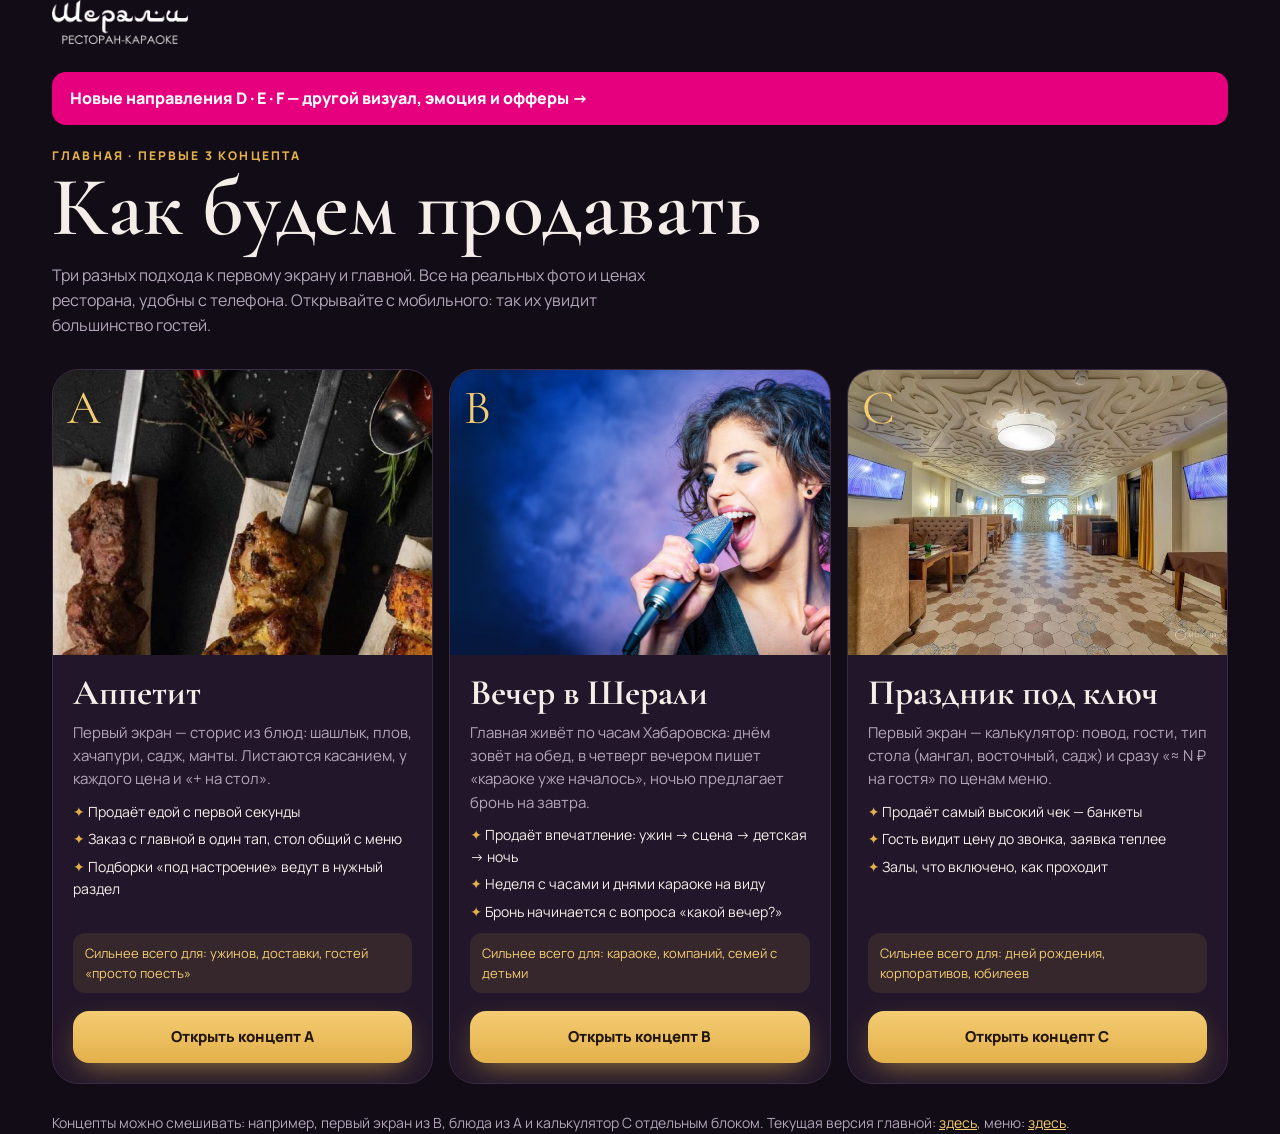
<file: concepts/index.html>
<!doctype html>
<html lang="ru">
<head>
<meta charset="utf-8">
<meta name="viewport" content="width=device-width, initial-scale=1, viewport-fit=cover">
<meta name="theme-color" content="#120c16">
<meta name="robots" content="noindex, nofollow">
<title>Концепты главной — Шерали</title>
<link rel="preconnect" href="https://fonts.googleapis.com"><link rel="preconnect" href="https://fonts.gstatic.com" crossorigin>
<link href="https://fonts.googleapis.com/css2?family=Cormorant+Garamond:wght@600;700&family=Manrope:wght@400;500;600;700;800&display=swap" rel="stylesheet">
<link rel="stylesheet" href="base.css">
<style>
main{padding:40px 0 60px}
h1{font-size:clamp(44px,7vw,84px)}
.lead{color:var(--muted);max-width:640px;margin:12px 0 32px}
.grid{display:grid;grid-template-columns:repeat(3,1fr);gap:16px}
@media(max-width:960px){.grid{grid-template-columns:1fr}}
.c{display:flex;flex-direction:column;border-radius:26px;overflow:hidden;background:var(--card);border:1px solid var(--line);transition:transform .2s,border-color .2s}
.c:hover{transform:translateY(-4px);border-color:var(--gold)}
.c .im{position:relative;aspect-ratio:4/3;overflow:hidden}
.c img{width:100%;height:100%;object-fit:cover}
.c .im span{position:absolute;left:14px;top:14px;font-family:var(--serif);font-size:48px;line-height:1;color:var(--gold-2);text-shadow:0 2px 12px rgba(0,0,0,.6)}
.c .b{padding:20px;display:flex;flex-direction:column;gap:10px;flex:1}
.c h2{font-family:var(--serif);font-size:36px;line-height:1}
.c p{color:var(--muted);font-size:15px}
.c ul{list-style:none;display:grid;gap:6px;font-size:14px}
.c li::before{content:"✦ ";color:var(--gold)}
.c .for{font-size:13px;padding:10px 12px;border-radius:12px;background:rgba(227,176,75,.1);color:var(--gold-2);margin-top:auto}
.c .btn{margin-top:8px}
.note{margin-top:28px;color:var(--muted);font-size:14px}
.note a{color:var(--gold-2);text-decoration:underline}
</style>
</head>
<body>
<main class="wrap">
  <img src="../img/logo.png" alt="Шерали" style="height:44px;width:auto;margin-bottom:28px">
  <a href="v2.html" style="display:block;margin-bottom:22px;padding:14px 18px;border-radius:14px;background:#e6007e;color:#fff;font-weight:800">Новые направления D · E · F — другой визуал, эмоция и офферы →</a><div class="eyebrow">Главная · первые 3 концепта</div>
  <h1 class="serif">Как будем продавать</h1>
  <p class="lead">Три разных подхода к первому экрану и главной. Все на реальных фото и ценах ресторана, удобны с телефона. Открывайте с мобильного: так их увидит большинство гостей.</p>
  <div class="grid">
    <a class="c" href="a.html">
      <div class="im"><img src="../img/menu/d/shashlyk.jpg" alt=""><span>A</span></div>
      <div class="b"><h2>Аппетит</h2>
        <p>Первый экран — сторис из блюд: шашлык, плов, хачапури, садж, манты. Листаются касанием, у каждого цена и «+ на стол».</p>
        <ul><li>Продаёт едой с первой секунды</li><li>Заказ с главной в один тап, стол общий с меню</li><li>Подборки «под настроение» ведут в нужный раздел</li></ul>
        <div class="for">Сильнее всего для: ужинов, доставки, гостей «просто поесть»</div>
        <span class="btn btn-gold">Открыть концепт A</span></div>
    </a>
    <a class="c" href="b.html">
      <div class="im"><img src="../img/karaoke.jpg" alt=""><span>B</span></div>
      <div class="b"><h2>Вечер в Шерали</h2>
        <p>Главная живёт по часам Хабаровска: днём зовёт на обед, в четверг вечером пишет «караоке уже началось», ночью предлагает бронь на завтра.</p>
        <ul><li>Продаёт впечатление: ужин → сцена → детская → ночь</li><li>Неделя с часами и днями караоке на виду</li><li>Бронь начинается с вопроса «какой вечер?»</li></ul>
        <div class="for">Сильнее всего для: караоке, компаний, семей с детьми</div>
        <span class="btn btn-gold">Открыть концепт B</span></div>
    </a>
    <a class="c" href="c.html">
      <div class="im"><img src="../img/hall-big.jpg" alt=""><span>C</span></div>
      <div class="b"><h2>Праздник под ключ</h2>
        <p>Первый экран — калькулятор: повод, гости, тип стола (мангал, восточный, садж) и сразу «≈ N ₽ на гостя» по ценам меню.</p>
        <ul><li>Продаёт самый высокий чек — банкеты</li><li>Гость видит цену до звонка, заявка теплее</li><li>Залы, что включено, как проходит</li></ul>
        <div class="for">Сильнее всего для: дней рождения, корпоративов, юбилеев</div>
        <span class="btn btn-gold">Открыть концепт C</span></div>
    </a>
  </div>
  <p class="note">Концепты можно смешивать: например, первый экран из B, блюда из A и калькулятор C отдельным блоком. Текущая версия главной: <a href="../index.html">здесь</a>, меню: <a href="../menu.html">здесь</a>.</p>
</main>
</body>
</html>
</file>
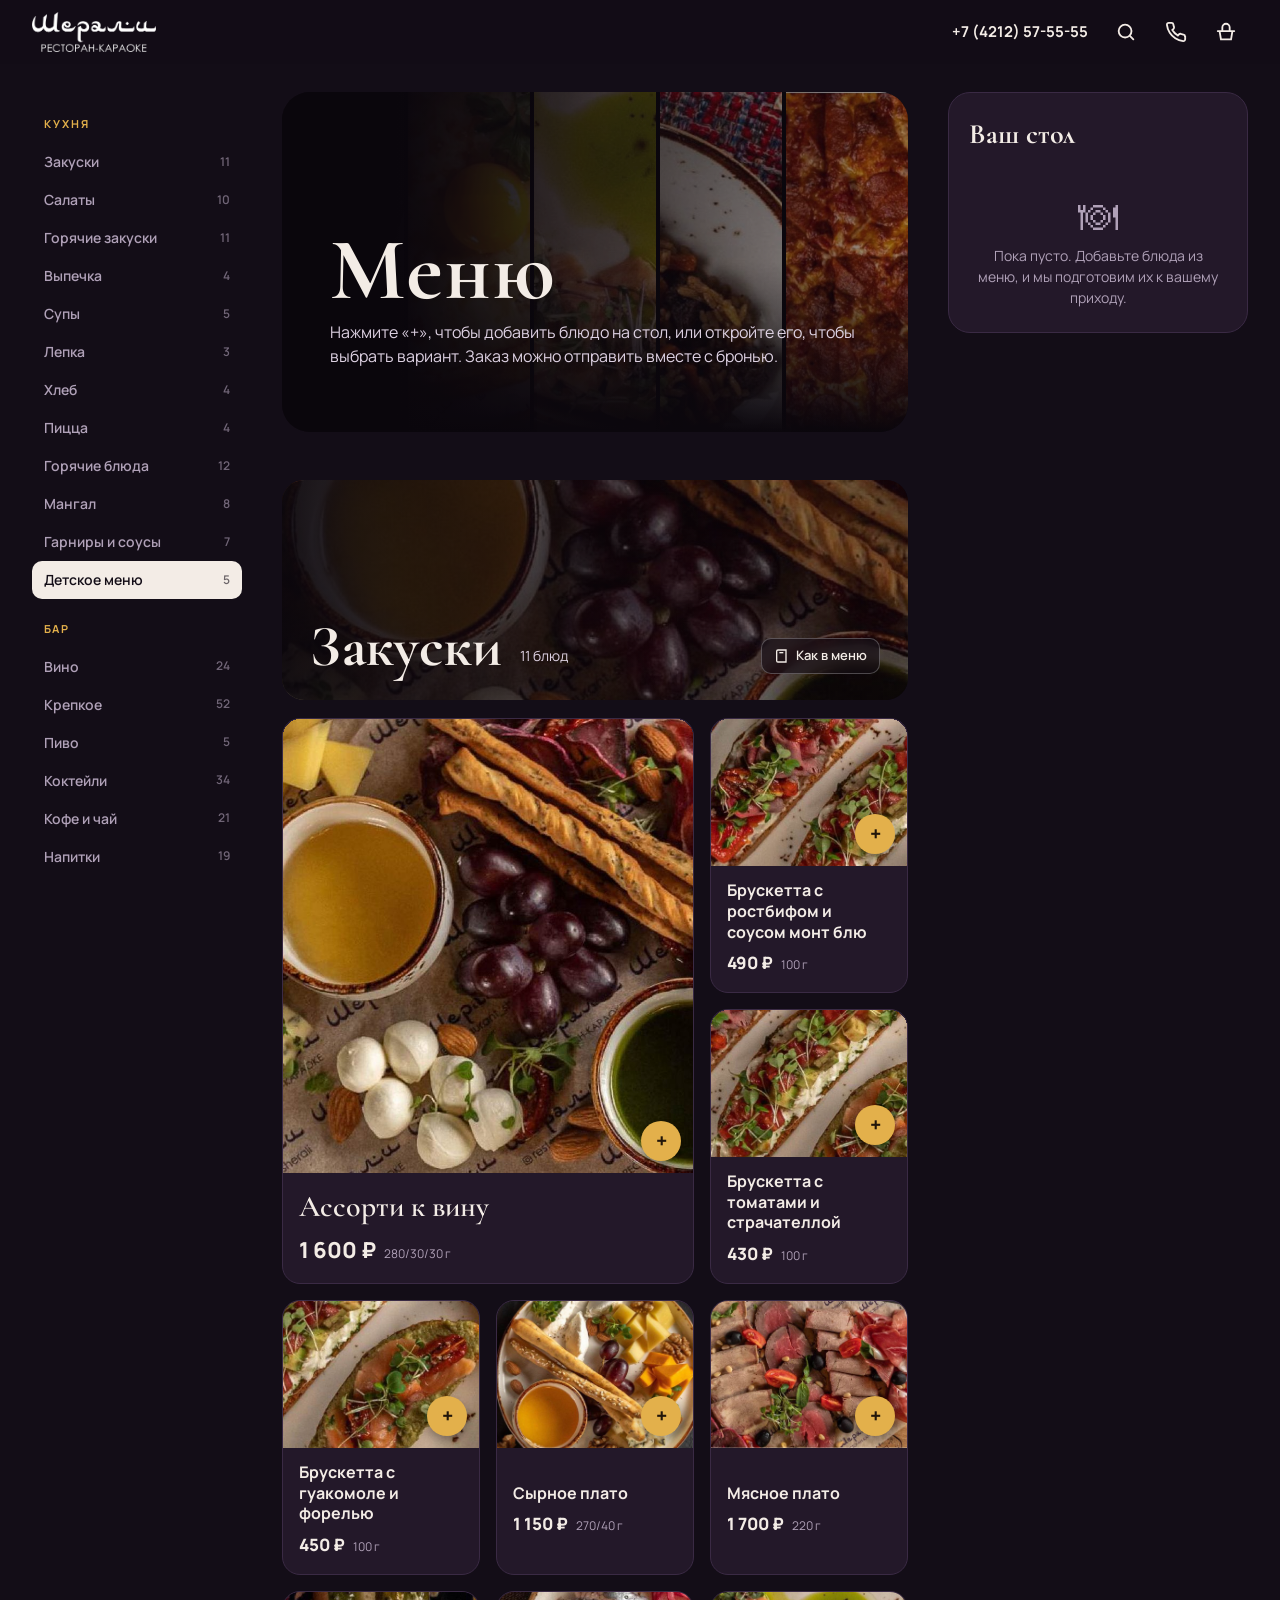
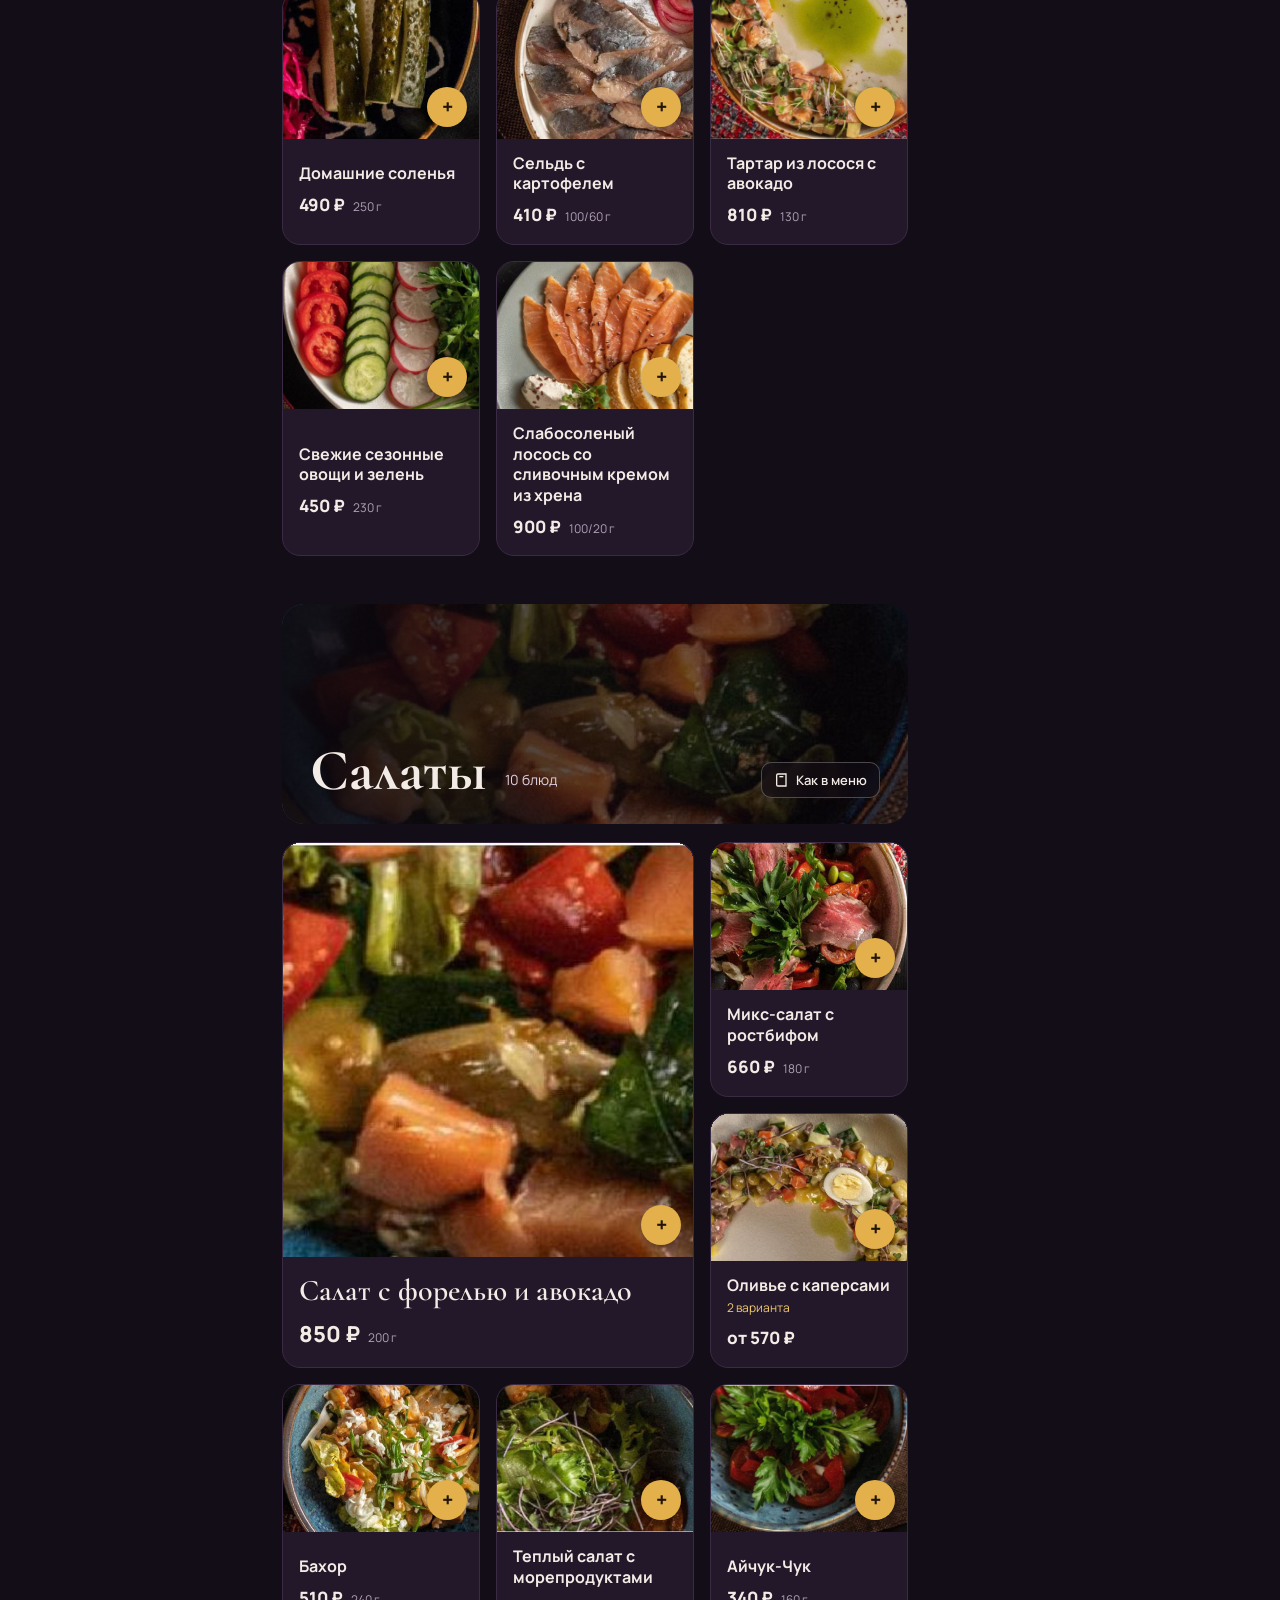
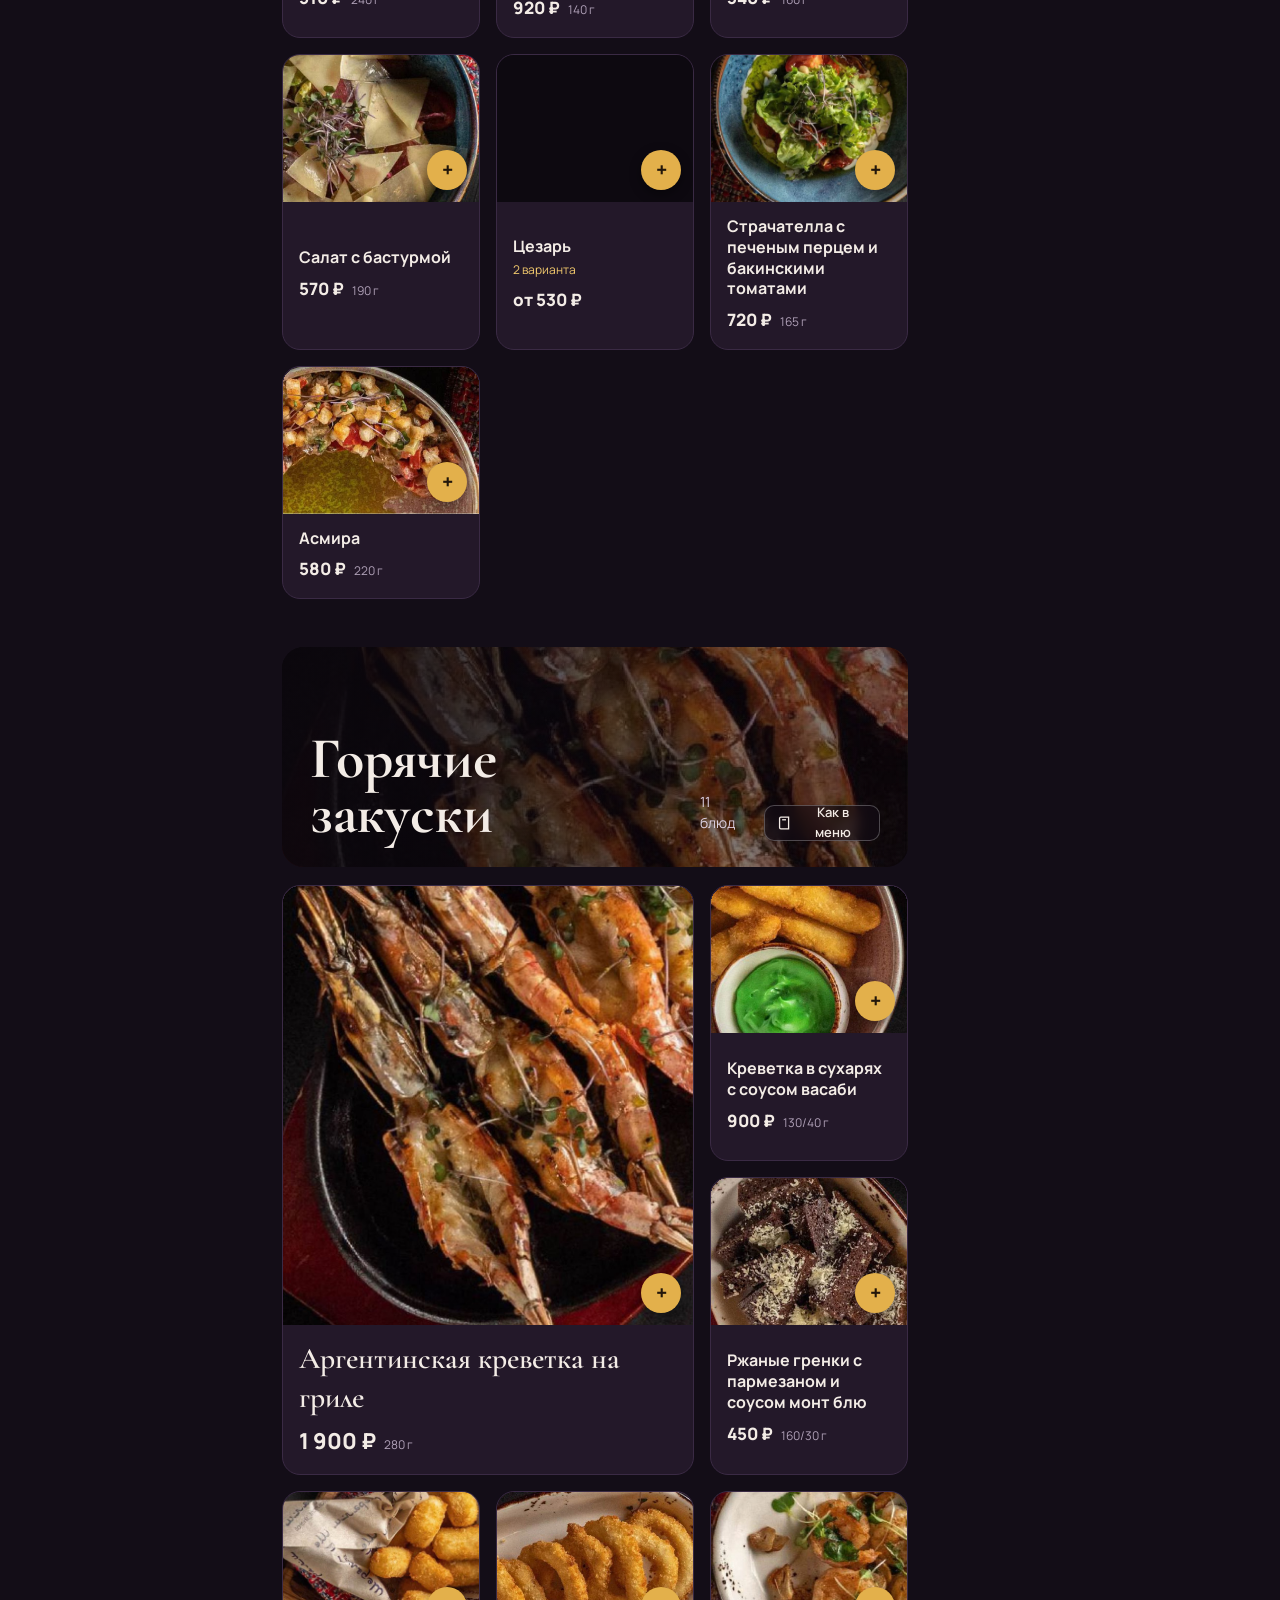
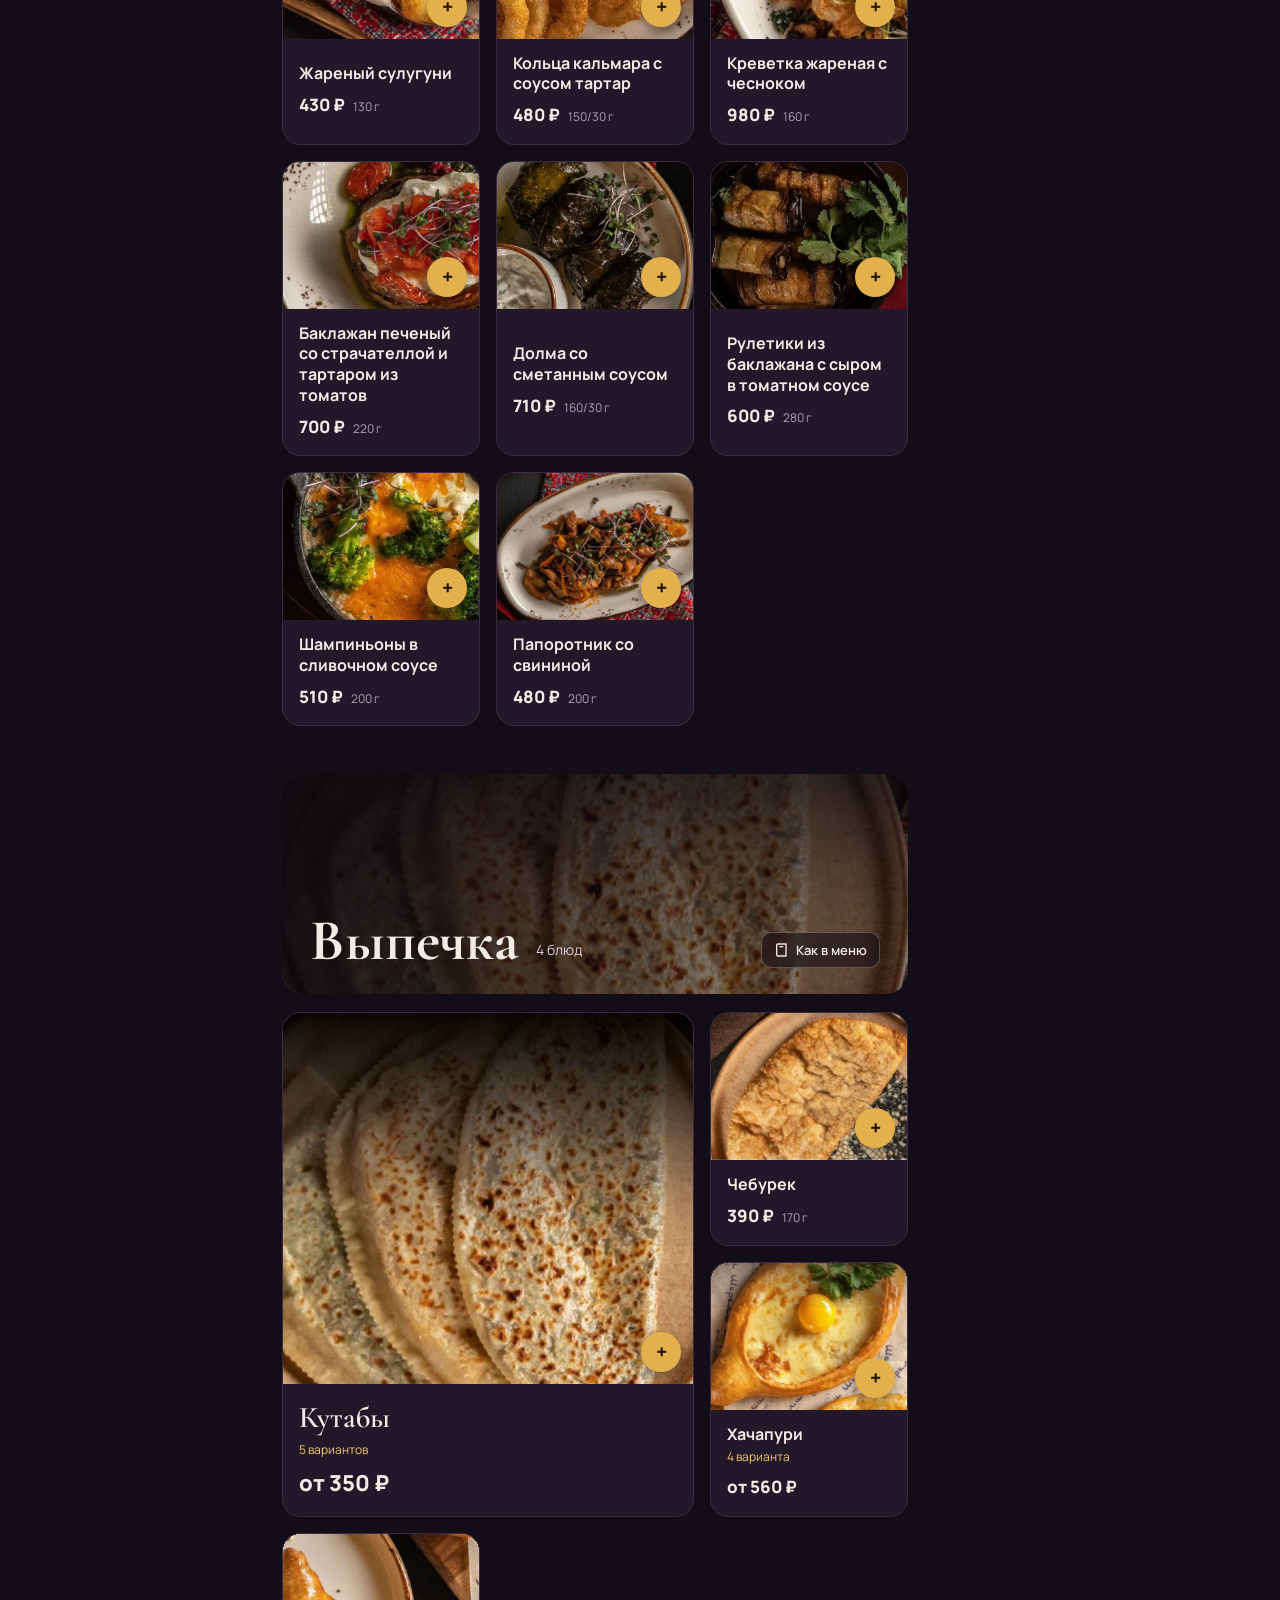
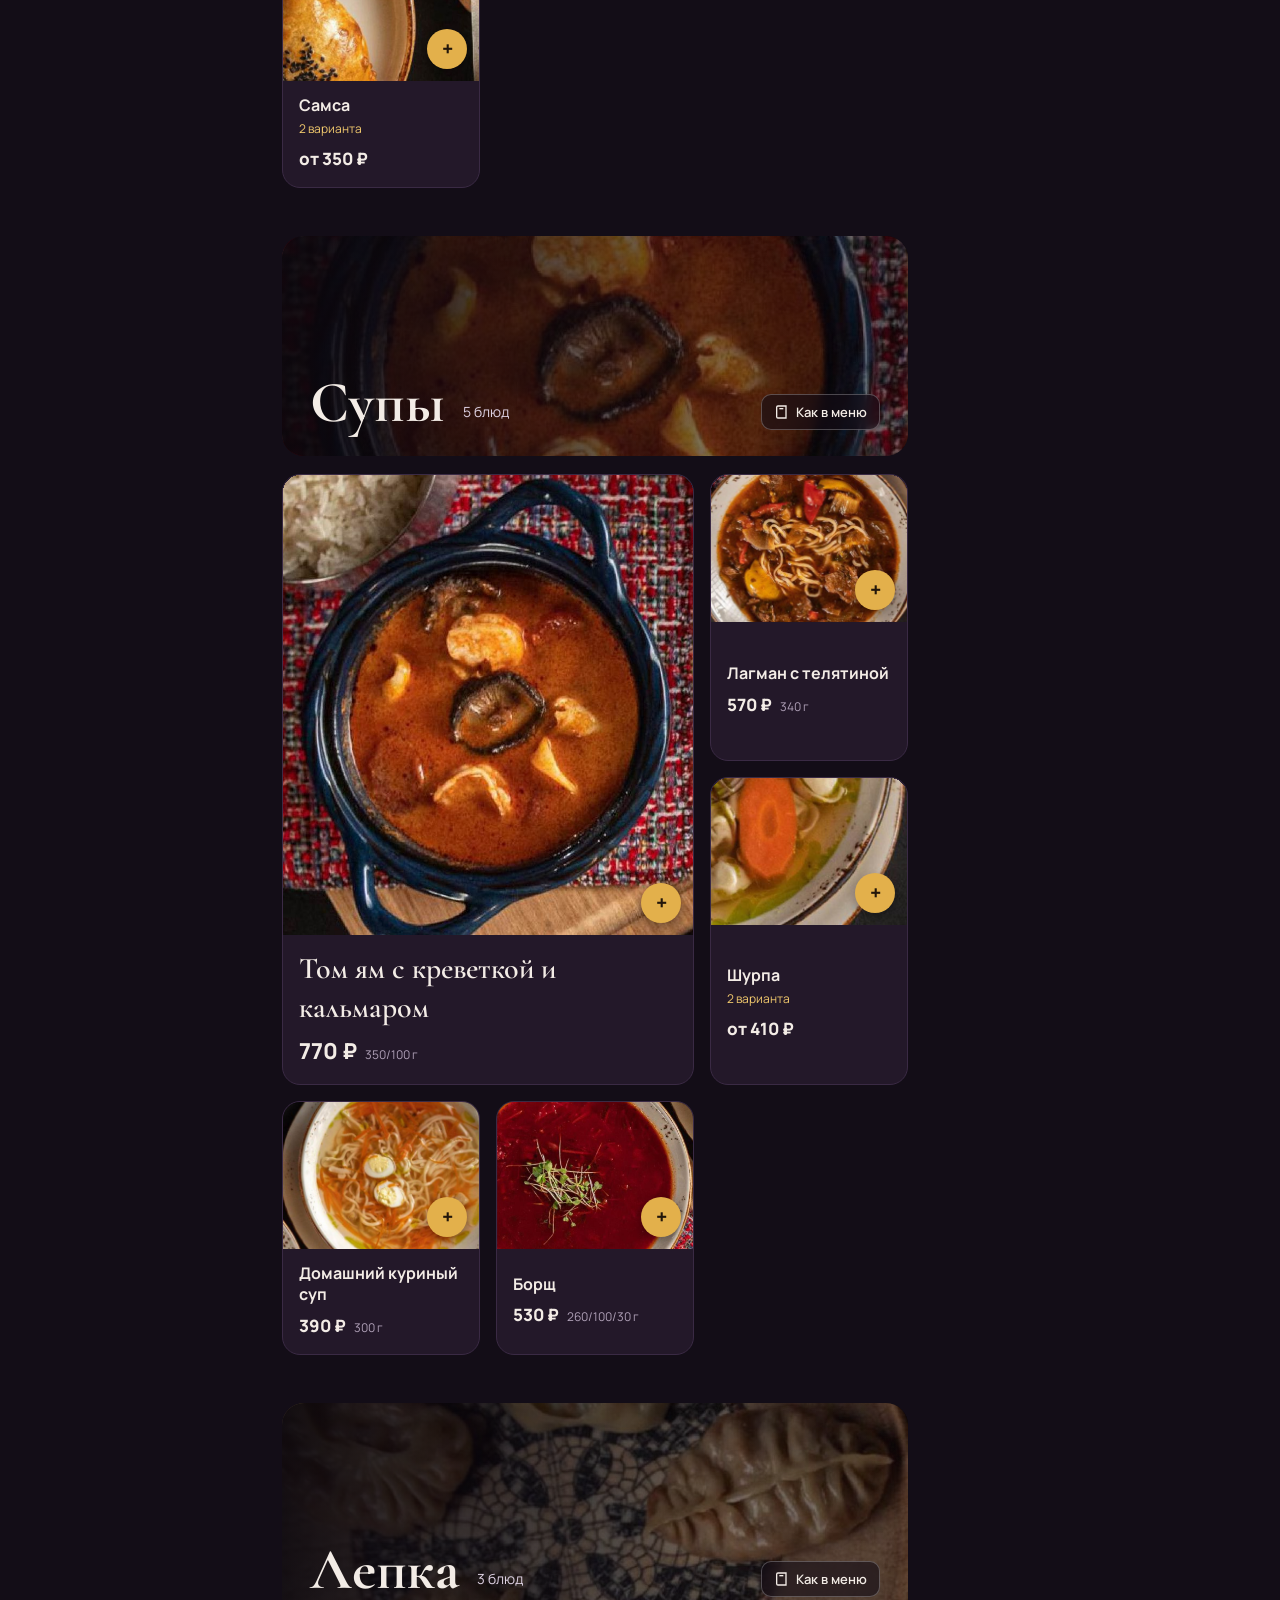
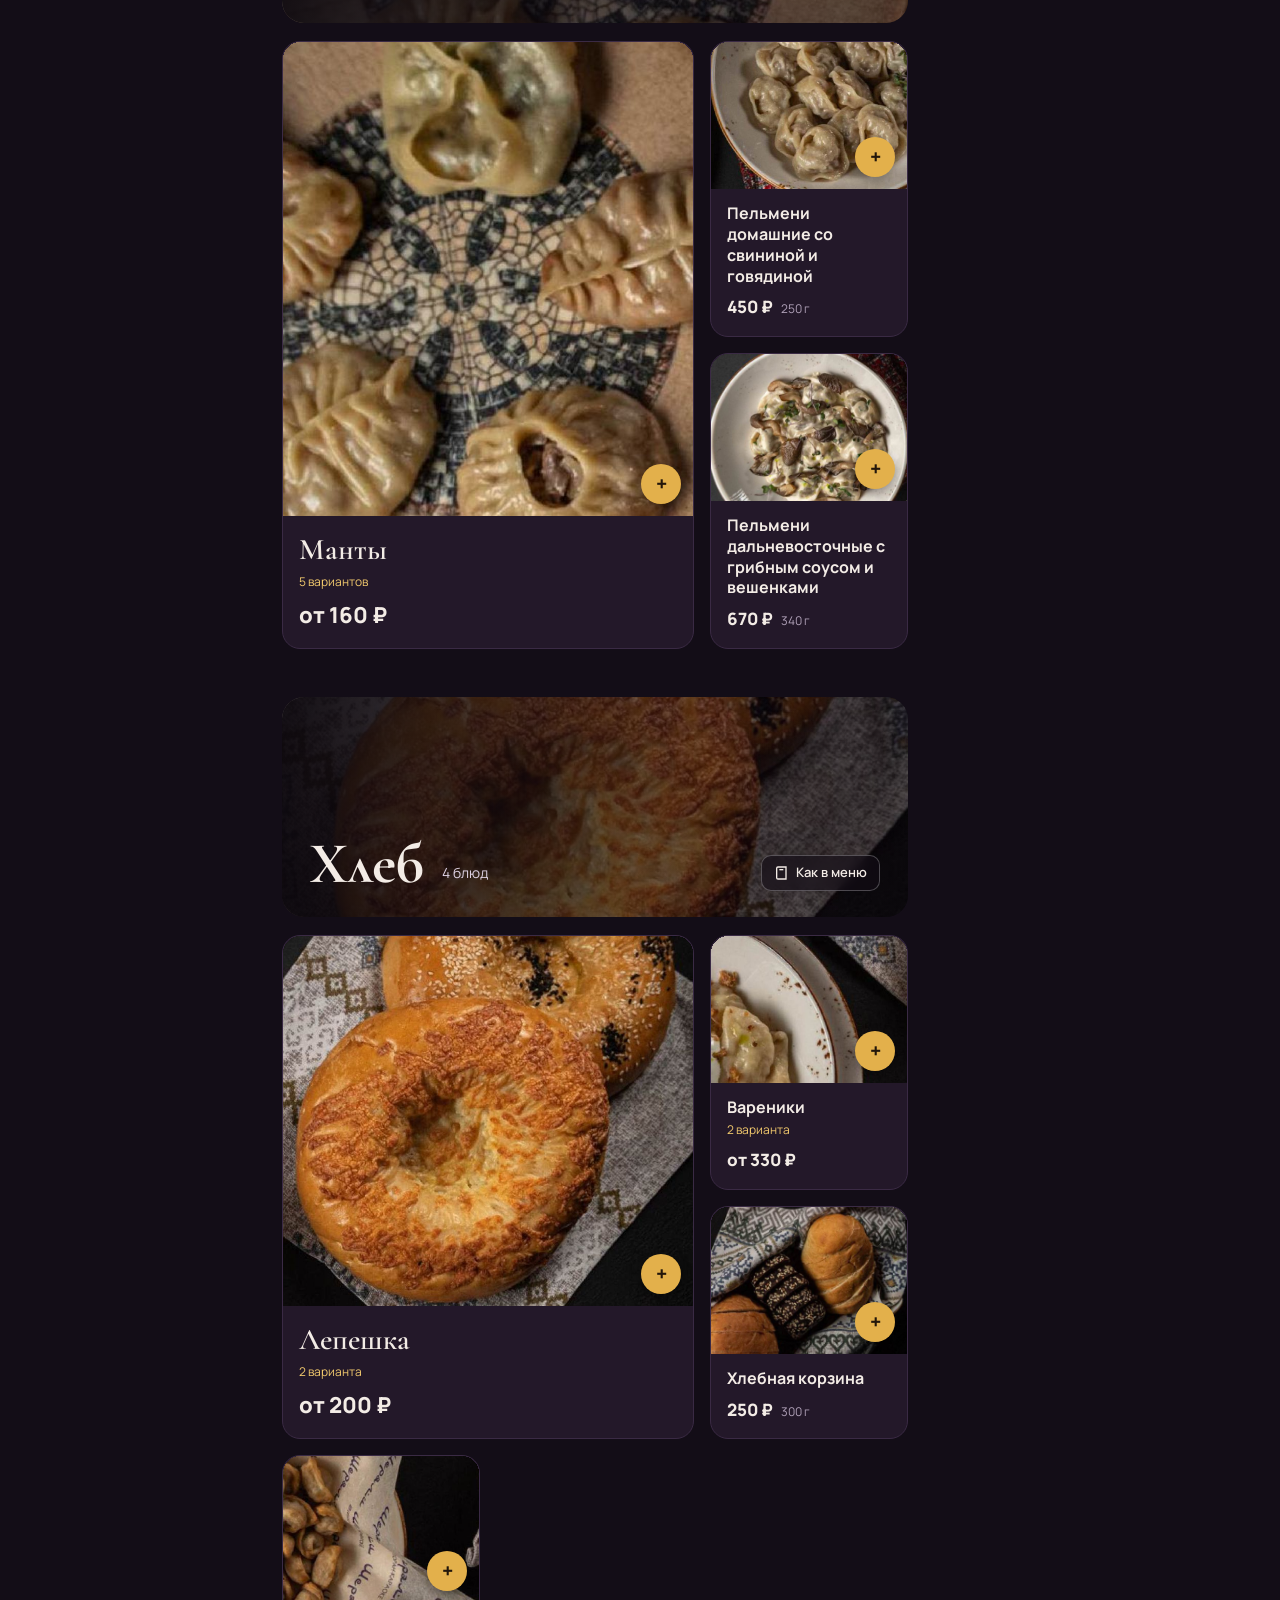
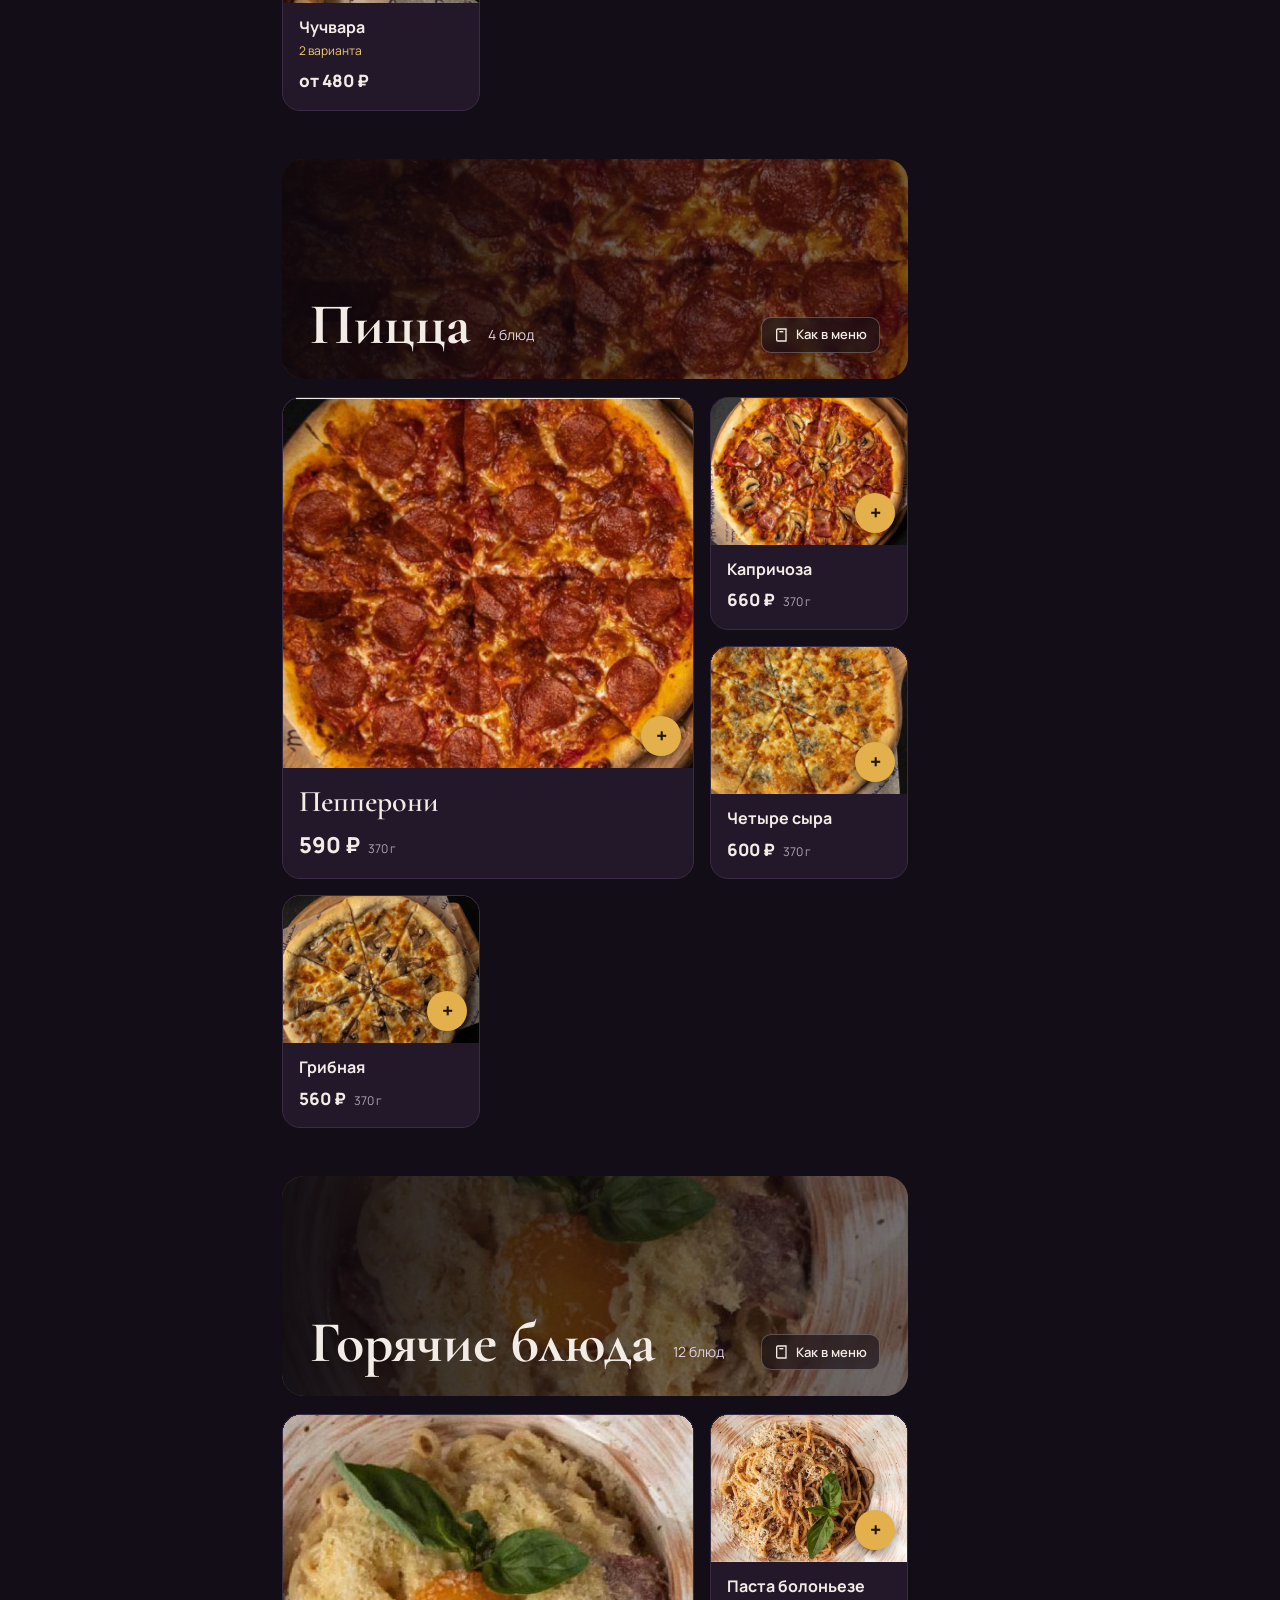
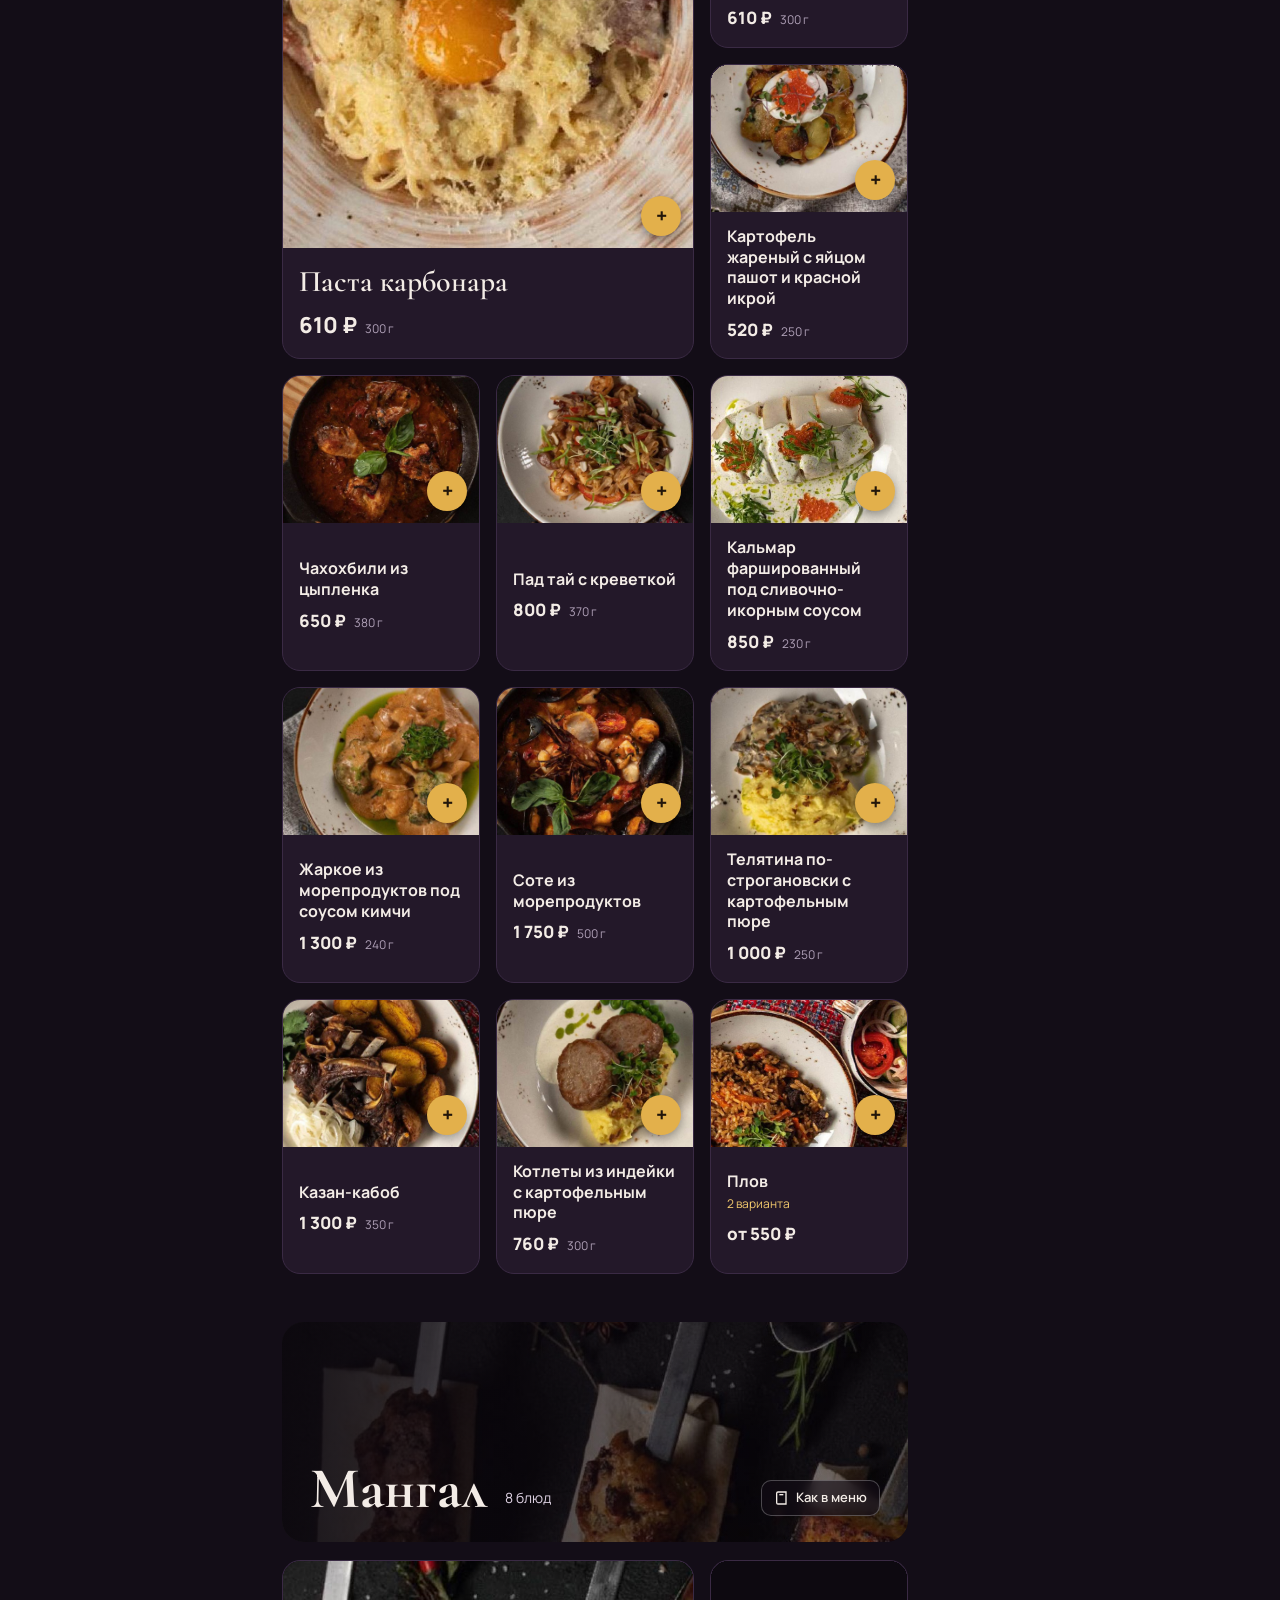
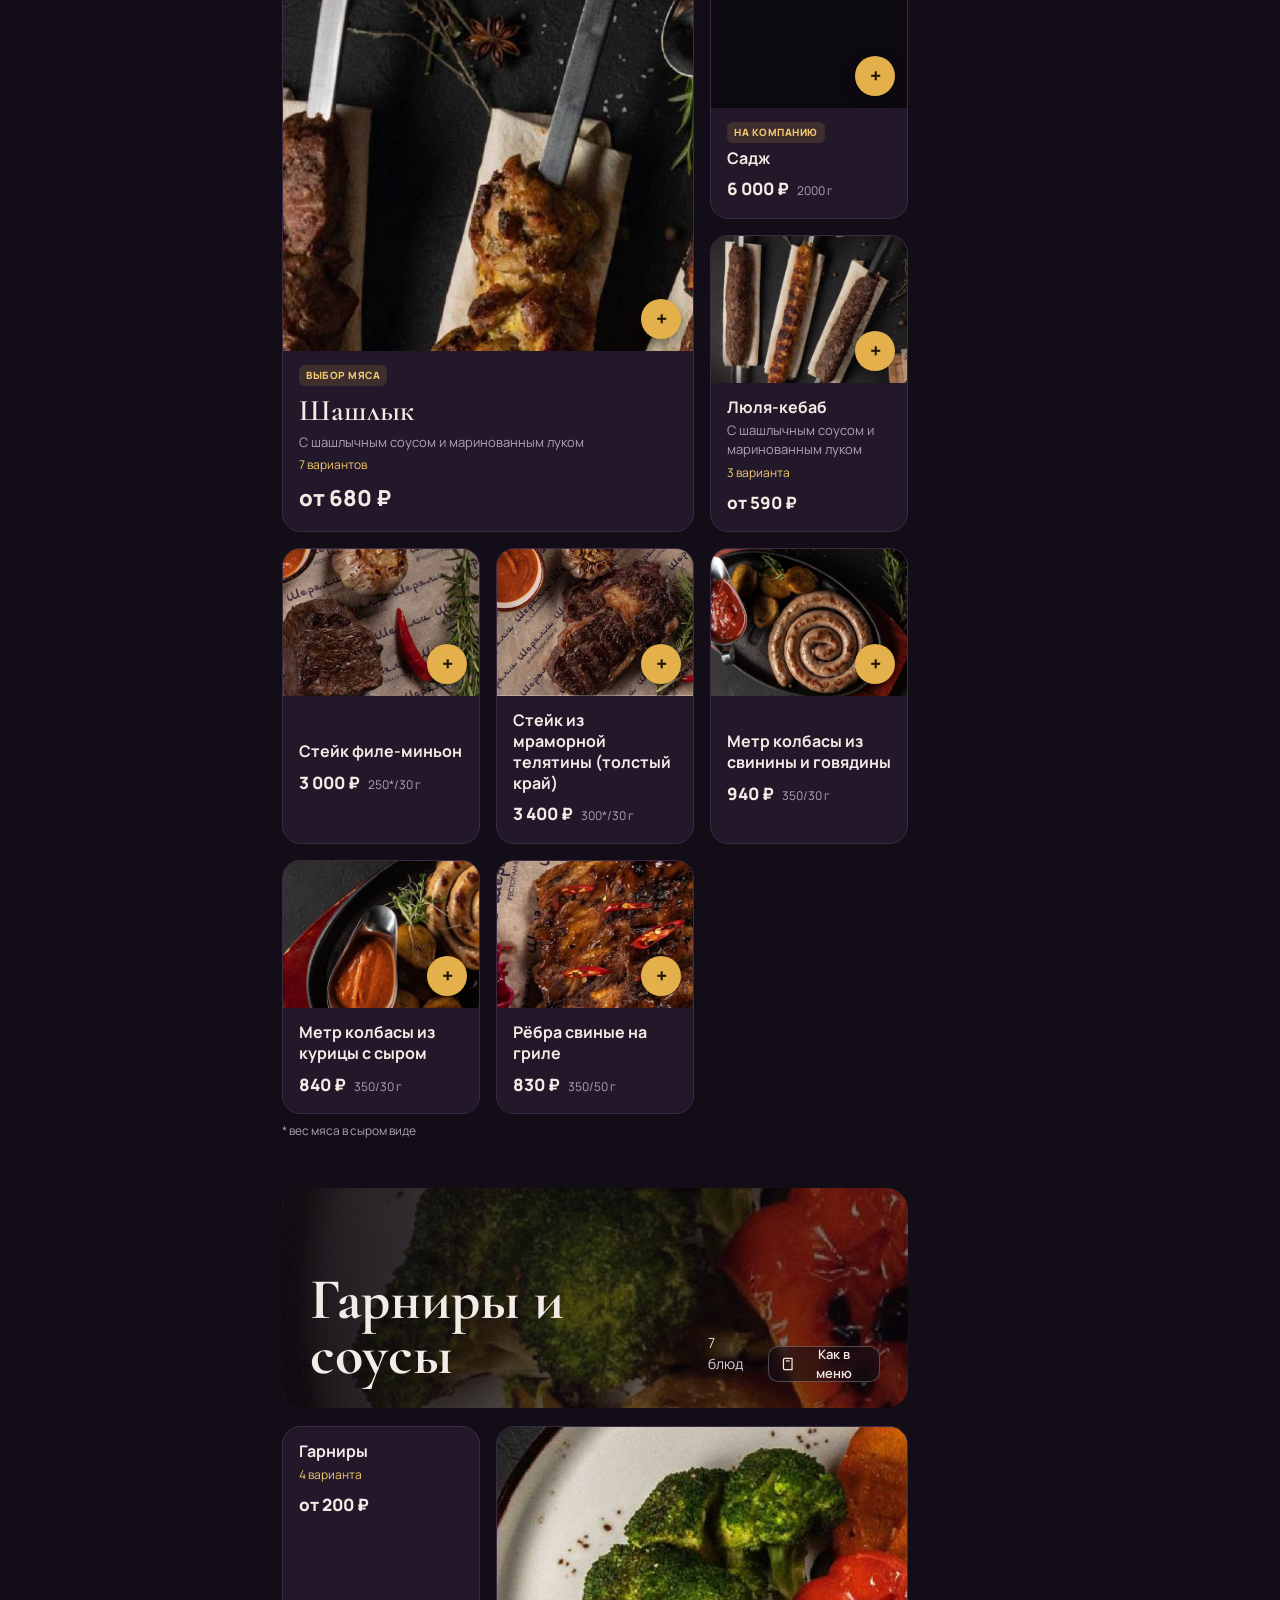
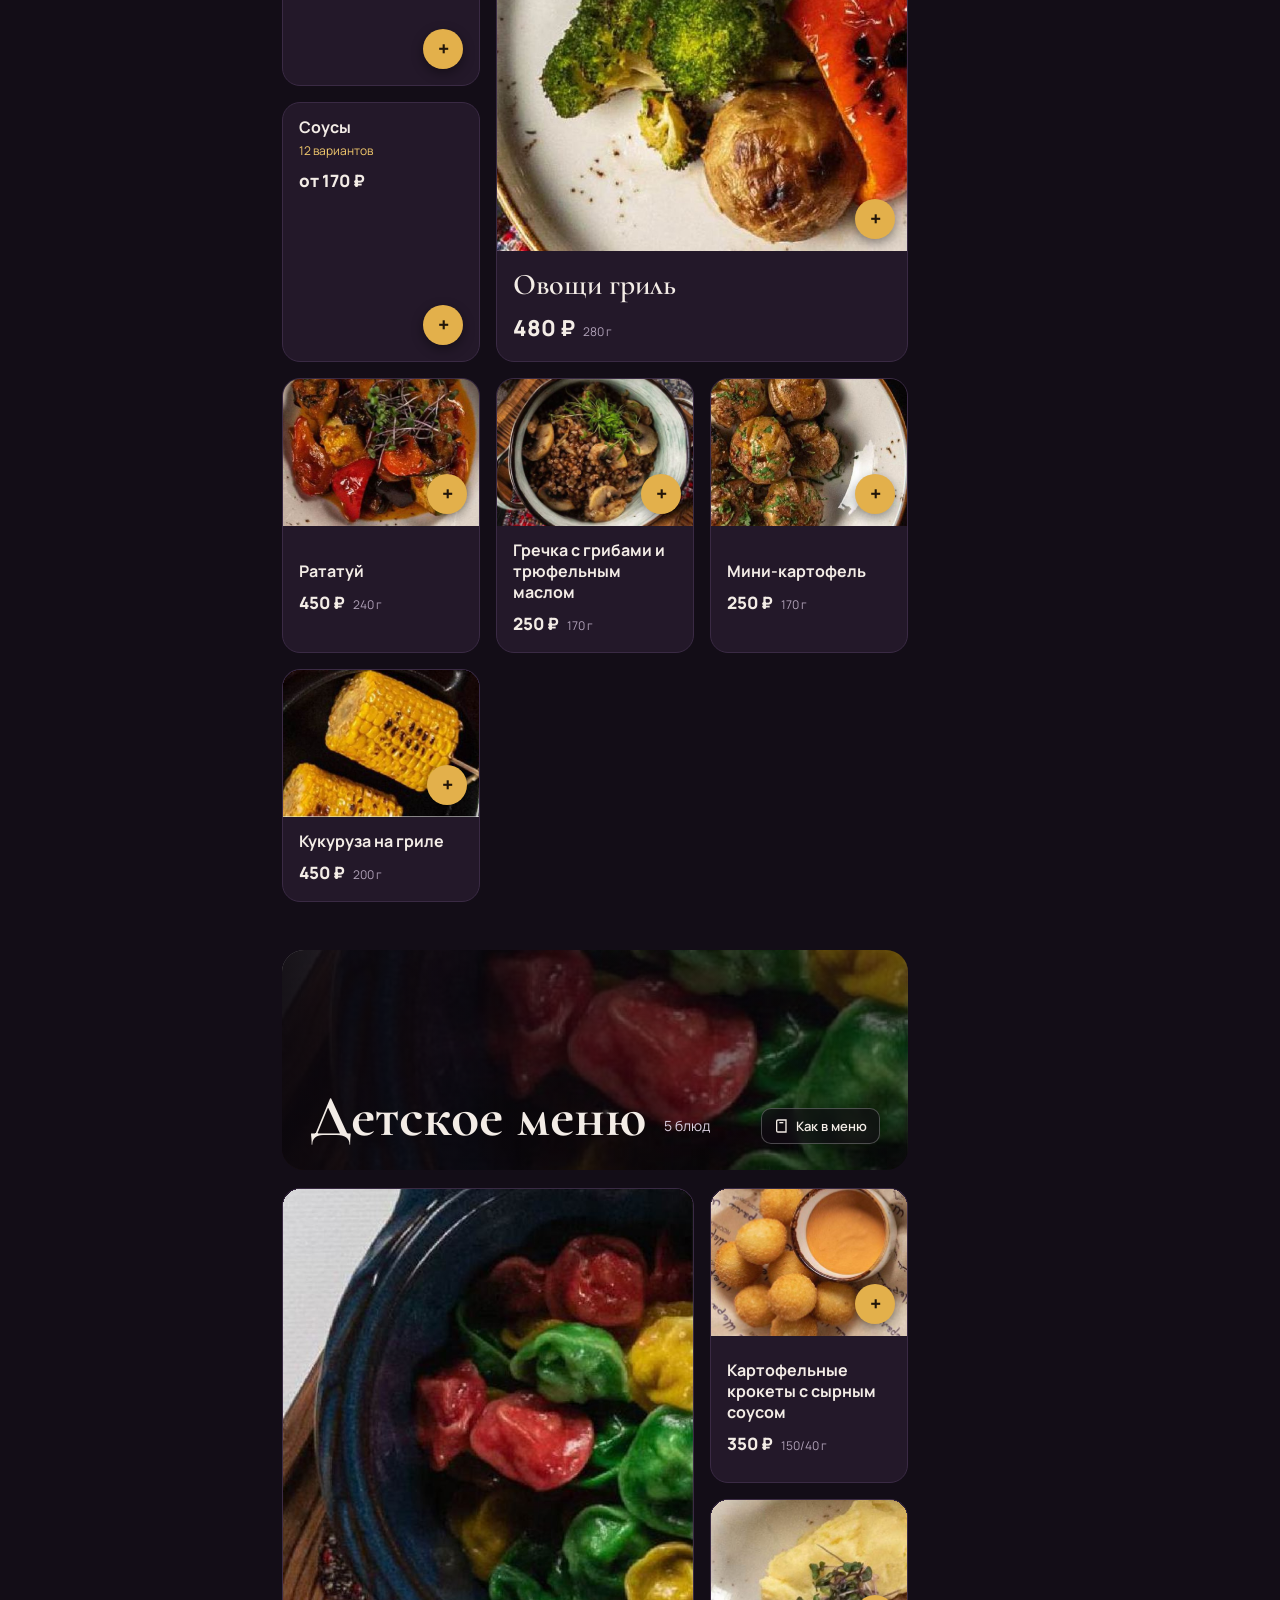
<file: menu.html>
<!doctype html>
<html lang="ru">
<head>
<meta charset="utf-8">
<meta name="viewport" content="width=device-width, initial-scale=1, viewport-fit=cover">
<meta name="theme-color" content="#130d17">
<meta name="robots" content="noindex, nofollow">
<title>Меню — ресторан-караоке Шерали, Хабаровск</title>
<meta name="description" content="Меню кухни ресторана-караоке «Шерали» в Хабаровске: закуски, салаты, супы, выпечка, пицца, горячие блюда, мангал и детское меню. Фото и цены.">
<link rel="preconnect" href="https://fonts.googleapis.com">
<link rel="preconnect" href="https://fonts.gstatic.com" crossorigin>
<link href="https://fonts.googleapis.com/css2?family=Cormorant+Garamond:wght@600;700&family=Manrope:wght@400;500;600;700;800&display=swap" rel="stylesheet">
<style>
:root{
  --bg:#130d17; --bg2:#1c1322; --card:#231829; --line:#3a2a44;
  --text:#f3ece6; --muted:#b0a1b8; --gold:#e3b04b; --gold-2:#f2c96d; --rose:#d6336c;
  --serif:'Cormorant Garamond',Georgia,serif; --sans:'Manrope',system-ui,sans-serif;
  --hdr:56px; --cats:57px; --sb:env(safe-area-inset-bottom);
}
*{box-sizing:border-box;margin:0;padding:0;-webkit-tap-highlight-color:transparent}
[hidden]{display:none!important}
body{background:var(--bg);color:var(--text);font:15px/1.5 var(--sans);-webkit-font-smoothing:antialiased;overflow-x:hidden}
body.lock{overflow:hidden}
img{display:block;max-width:100%}
a{color:inherit;text-decoration:none}
button,input{font:inherit;color:inherit}
button{cursor:pointer}
.wrap{max-width:1200px;margin:0 auto;padding:0 16px}
@media(min-width:768px){.wrap{padding:0 32px}:root{--hdr:64px}}
.ph{outline:1.5px dashed var(--gold);outline-offset:2px;border-radius:4px}

/* buttons */
.btn{display:inline-flex;align-items:center;justify-content:center;gap:8px;min-height:48px;padding:0 20px;border-radius:14px;font-weight:700;font-size:15px;border:0;white-space:nowrap;transition:transform .12s,opacity .2s}
.btn:active{transform:scale(.97)}
.btn-gold{background:linear-gradient(180deg,var(--gold-2),var(--gold));color:#22160a}
.btn-ghost{background:rgba(255,255,255,.07);border:1px solid var(--line)}
.ico{width:44px;height:44px;display:grid;place-items:center;border-radius:12px;border:0;background:transparent}
.ico svg{width:22px;height:22px}

/* header */
.hdr{position:sticky;top:0;z-index:50;height:var(--hdr);background:rgba(19,13,23,.96);backdrop-filter:blur(14px);-webkit-backdrop-filter:blur(14px)}
.hdr .wrap{height:100%;display:flex;align-items:center;gap:6px}
.logo img{height:34px;width:auto}
@media(min-width:768px){.logo img{height:40px}}
.hdr .sp{flex:1}
.hdr-phone{display:none;font-weight:700;margin-right:10px}
@media(min-width:900px){.hdr-phone{display:block}}
.cartb{position:relative}
.cartb .n{position:absolute;top:4px;right:2px;min-width:18px;height:18px;border-radius:9px;background:var(--gold);color:#22160a;font-size:11px;font-weight:800;display:grid;place-items:center;padding:0 4px}
.searchbar{position:absolute;inset:0;background:var(--bg);display:flex;align-items:center;gap:6px;padding:0 8px 0 16px}
.searchbar input{flex:1;height:42px;border-radius:12px;border:1px solid var(--line);background:#1a1220;padding:0 14px;outline:none;font-size:16px}
.searchbar input:focus{border-color:var(--gold)}

/* categories */
.cats{position:sticky;top:var(--hdr);z-index:45;background:rgba(19,13,23,.96);backdrop-filter:blur(14px);-webkit-backdrop-filter:blur(14px);border-bottom:1px solid var(--line)}
.cats-in{display:flex;gap:6px;overflow-x:auto;padding:10px 16px;scrollbar-width:none;scroll-behavior:smooth;max-width:1200px;margin:0 auto}
.cats-in::-webkit-scrollbar{display:none}
@media(min-width:768px){.cats-in{padding:10px 32px}}
.cat{flex:none;height:36px;padding:0 14px;border-radius:18px;border:1px solid var(--line);background:transparent;font-size:14px;font-weight:600;color:var(--muted);white-space:nowrap}
.cat.on{background:var(--text);color:var(--bg);border-color:var(--text)}

/* intro */
.intro{padding:20px 0 4px}
.intro h1{font-family:var(--serif);font-size:40px;line-height:1}
.intro p{color:var(--muted);font-size:14px;margin-top:6px}
@media(min-width:768px){.intro{padding:36px 0 8px}.intro h1{font-size:64px}}

/* sections */
.sec{padding-top:18px;scroll-margin-top:calc(var(--hdr) + var(--cats) + 4px)}
.sec-h{display:flex;align-items:center;gap:10px;margin-bottom:6px}
.sec-h h2{font-family:var(--serif);font-size:30px;line-height:1.1}
.sec-h small{color:var(--muted);font-size:13px}
.pages-btn{margin-left:auto;height:36px;padding:0 12px;border-radius:10px;border:1px solid var(--line);background:transparent;font-size:13px;font-weight:600;color:var(--muted);display:flex;align-items:center;gap:6px}
.pages-btn svg{width:16px;height:16px}
.foot{color:var(--muted);font-size:12px;margin-top:8px}
@media(min-width:768px){.sec{padding-top:36px}.sec-h h2{font-size:40px}.sec-h{margin-bottom:14px}}

/* dish list: rows on phones, cards on wider screens */
.list{display:grid;grid-template-columns:1fr}
.dish{display:grid;grid-template-columns:1fr 112px;gap:14px;padding:14px 0;border:0;border-bottom:1px solid var(--line);text-align:left;background:none;width:100%}
.dish:active{background:rgba(255,255,255,.03)}
.dish .tx{display:flex;flex-direction:column;min-width:0}
.dish h3{font-size:16px;font-weight:700;line-height:1.3}
.dish .d{font-size:13px;color:var(--muted);margin-top:3px;display:-webkit-box;-webkit-line-clamp:2;-webkit-box-orient:vertical;overflow:hidden}
.dish .vn{font-size:12px;color:var(--gold-2);margin-top:4px}
.dish .pr{margin-top:auto;padding-top:8px;display:flex;align-items:baseline;gap:8px;flex-wrap:wrap}
.dish .pr b{font-size:17px;font-weight:800}
.dish .pr span{font-size:12px;color:var(--muted)}
.ph-wrap{position:relative;width:112px;height:112px;border-radius:14px;overflow:hidden;background:#0d0910}
.ph-wrap img{width:100%;height:100%;object-fit:cover}
.plus{position:absolute;right:6px;bottom:6px;min-width:36px;height:36px;border-radius:18px;background:var(--gold);color:#22160a;font-weight:800;font-size:20px;display:grid;place-items:center;padding:0 8px;box-shadow:0 4px 12px rgba(0,0,0,.4)}
.plus.has{font-size:14px}
.noimg .ph-wrap{background:transparent;height:auto;align-self:end;overflow:visible}
.noimg .plus{position:static;margin-left:auto}
.tag{display:inline-block;align-self:flex-start;font-size:10px;font-weight:800;letter-spacing:.05em;text-transform:uppercase;padding:3px 7px;border-radius:6px;background:rgba(227,176,75,.14);color:var(--gold-2);margin-bottom:5px}
@media(min-width:768px){
  .list{grid-template-columns:repeat(2,1fr);gap:16px}
  .dish{grid-template-columns:1fr;border:1px solid var(--line);border-radius:18px;background:var(--card);padding:0;overflow:hidden;gap:0}
  .dish .ph-wrap{order:-1;width:100%;height:auto;aspect-ratio:4/3;border-radius:0}
  .dish .tx{padding:14px 16px 16px}
  .dish .plus{right:12px;bottom:12px;height:40px;min-width:40px;border-radius:20px}
  .noimg{grid-template-columns:1fr auto}
  .noimg .ph-wrap{order:0;aspect-ratio:auto;padding:0 16px 16px}
}
@media(min-width:1024px){.list{grid-template-columns:repeat(3,1fr)}}
.empty{text-align:center;color:var(--muted);padding:56px 16px}

/* bottom sheet (dish, cart) */
.shade{position:fixed;inset:0;z-index:80;background:rgba(5,3,7,.66);opacity:0;pointer-events:none;transition:opacity .25s}
.shade.on{opacity:1;pointer-events:auto}
.sheet{position:fixed;left:0;right:0;bottom:0;z-index:90;max-height:92vh;max-height:92dvh;background:var(--bg2);border-radius:22px 22px 0 0;transform:translateY(105%);transition:transform .3s cubic-bezier(.2,.8,.2,1);display:flex;flex-direction:column;overflow:hidden;visibility:hidden}
.sheet.on{transform:none;visibility:visible}
.sheet.drag{transition:none}
.grab{position:absolute;top:0;left:0;right:0;height:28px;z-index:3;display:flex;justify-content:center;padding-top:8px;touch-action:none}
.grab i{width:40px;height:5px;border-radius:3px;background:rgba(255,255,255,.35)}
.sheet .x{position:absolute;top:10px;right:10px;z-index:4;width:38px;height:38px;border-radius:50%;border:0;background:rgba(19,13,23,.75);font-size:22px;line-height:1}
.sc{overflow-y:auto;overscroll-behavior:contain;flex:1}
.s-img{aspect-ratio:4/3;background:#0d0910}
.s-img img{width:100%;height:100%;object-fit:cover}
.s-b{padding:18px 18px 8px}
.s-b h2{font-family:var(--serif);font-size:30px;line-height:1.1;padding-right:34px}
.s-b .d{color:var(--muted);margin-top:6px}
.s-b .w{color:var(--muted);font-size:13px;margin-top:8px}
.vars{display:flex;flex-wrap:wrap;gap:8px;margin-top:14px}
.var{min-height:40px;padding:0 14px;border-radius:12px;border:1px solid var(--line);background:rgba(255,255,255,.04);font-size:14px;font-weight:600;text-align:left}
.var small{color:var(--muted);font-weight:500;margin-left:6px}
.var.on{border-color:var(--gold);background:rgba(227,176,75,.12)}
.var.on small{color:var(--gold-2)}
.s-f{display:flex;gap:10px;padding:12px 18px calc(12px + var(--sb));border-top:1px solid var(--line);background:var(--bg2)}
.s-f .btn{flex:1;min-height:52px}
.step{display:flex;align-items:center;border-radius:14px;background:rgba(255,255,255,.07);border:1px solid var(--line)}
.step button{width:46px;height:50px;border:0;background:transparent;font-size:22px;font-weight:700;color:var(--gold-2)}
.step b{min-width:22px;text-align:center}
@media(min-width:768px){
  .sheet{left:50%;right:auto;bottom:auto;top:50%;width:min(880px,calc(100% - 48px));max-height:88vh;border-radius:22px;transform:translate(-50%,-46%);opacity:0;transition:transform .25s,opacity .25s,visibility .25s}
  .sheet.on{transform:translate(-50%,-50%);opacity:1}
  .grab{display:none}
  #dish.has-img .sc{display:grid;grid-template-columns:1.1fr 1fr}
  #dish.has-img .s-img{aspect-ratio:auto;min-height:100%}
  #cart{left:auto;right:0;top:0;bottom:0;width:440px;max-height:none;border-radius:0;transform:translateX(100%);opacity:1}
  #cart.on{transform:none}
}

/* cart */
.c-h{padding:22px 18px 10px;font-family:var(--serif);font-size:30px}
.c-list{padding:0 18px}
.row{display:grid;grid-template-columns:56px 1fr auto;gap:12px;align-items:center;padding:10px 0;border-bottom:1px solid var(--line)}
.row img,.row .ni{width:56px;height:56px;border-radius:12px;object-fit:cover;background:#0d0910}
.row b{display:block;font-size:14px;line-height:1.3}
.row small{color:var(--muted);font-size:12px}
.row .step{margin-top:6px;width:max-content}
.row .step button{width:34px;height:32px;font-size:18px}
.row .sum{font-weight:800;white-space:nowrap}
.c-empty{text-align:center;color:var(--muted);padding:40px 18px}
.c-sum{padding:14px 18px 4px;display:grid;gap:10px}
.tot{display:flex;justify-content:space-between;align-items:baseline}
.tot b{font-size:24px;color:var(--gold-2)}
.pp{display:flex;align-items:center;gap:10px;font-size:14px;color:var(--muted)}
.pp .step button{width:38px;height:36px}
.pp em{margin-left:auto;font-style:normal;color:var(--text);font-weight:600}
.c-f{flex-direction:column}
.field{display:block}
.field span{display:block;font-size:12px;font-weight:600;color:var(--muted);margin-bottom:4px}
.field input{width:100%;height:48px;padding:0 14px;border-radius:12px;border:1px solid var(--line);background:#1a1220;outline:none;font-size:16px}
.field input:focus{border-color:var(--gold)}
.g2{display:grid;grid-template-columns:1fr 1fr;gap:10px}
.proto{font-size:12px;color:var(--gold)}

/* floating cart bar */
.fbar{position:fixed;left:12px;right:12px;bottom:calc(12px + var(--sb));z-index:60;display:flex;align-items:center;justify-content:space-between;min-height:56px;padding:0 18px;border-radius:16px;transform:translateY(160%);transition:transform .3s;box-shadow:0 10px 30px rgba(0,0,0,.5)}
.fbar.show{transform:none}
.fbar span{font-weight:600}
@media(min-width:768px){.fbar{left:auto;right:24px;bottom:24px;width:340px}}

/* printed-menu viewer */
.viewer{position:fixed;inset:0;z-index:70;background:#000;display:flex;flex-direction:column}
.v-h{display:flex;align-items:center;gap:8px;padding:8px 8px 8px 16px;padding-top:calc(8px + env(safe-area-inset-top))}
.v-h b{flex:1;font-family:var(--serif);font-size:24px}
.v-pages{flex:1;min-height:0;display:flex;overflow-x:auto;scroll-snap-type:x mandatory;overscroll-behavior:contain;scrollbar-width:none}
.v-pages::-webkit-scrollbar{display:none}
.v-pg{flex:none;width:100%;height:100%;scroll-snap-align:center;display:flex;align-items:center;justify-content:center;padding:4px 8px}
.pgi{position:relative;height:100%;max-width:100%;aspect-ratio:950/1345}
@supports not (aspect-ratio:1){.pgi{width:100%}}
.pgi img{width:100%;height:100%;object-fit:contain;border-radius:8px}
.hs{position:absolute;border:0;background:transparent;border-radius:10px}
.hs i{position:absolute;left:50%;top:50%;width:38px;height:38px;margin:-19px 0 0 -19px;border-radius:50%;background:var(--gold);color:#22160a;font-style:normal;font-weight:800;font-size:22px;display:grid;place-items:center;animation:pulse 2.2s infinite}
@keyframes pulse{0%{box-shadow:0 0 0 0 rgba(227,176,75,.6)}70%{box-shadow:0 0 0 14px rgba(227,176,75,0)}100%{box-shadow:0 0 0 0 rgba(227,176,75,0)}}
.v-dots{display:flex;justify-content:center;gap:6px;padding:10px 0 calc(12px + var(--sb))}
.v-dots i{width:7px;height:7px;border-radius:50%;background:rgba(255,255,255,.3)}
.v-dots i.on{background:var(--gold)}
@media(min-width:768px){.v-pg{width:50%}}

/* desktop presentation: sidebar, cinematic header, banners, featured cards, table panel */
.snav,.side,.banner,.mosaic{display:none}
@media(min-width:1024px){
  .cats{display:none}
  .hdr .wrap{max-width:1480px}
  .layout{max-width:1480px;display:grid;grid-template-columns:210px minmax(0,1fr);gap:40px;align-items:start}
  .snav{display:block;position:sticky;top:calc(var(--hdr) + 24px);max-height:calc(100vh - var(--hdr) - 48px);overflow:auto;padding:28px 0 24px;scrollbar-width:none}
  .snav b{display:block;font-size:11px;letter-spacing:.18em;text-transform:uppercase;color:var(--gold);margin:0 0 10px 12px}
  .snav b+b,.snav button+b{margin-top:22px}
  .snav button{display:flex;width:100%;justify-content:space-between;align-items:center;height:38px;padding:0 12px;border:0;border-radius:10px;background:transparent;color:var(--muted);font-weight:600;font-size:14px;text-align:left}
  .snav button small{font-size:12px;opacity:.6}
  .snav button:hover{color:var(--text);background:rgba(255,255,255,.04)}
  .snav button.on{color:var(--bg);background:var(--text)}
  .intro{position:relative;overflow:hidden;border-radius:28px;margin-top:28px;padding:64px 48px;min-height:340px;display:flex;flex-direction:column;justify-content:flex-end;background:#0b070d}
  .intro>*:not(.mosaic){position:relative;z-index:1;max-width:560px}
  .intro h1{font-size:88px;letter-spacing:.01em}
  .intro p{font-size:16px;color:#ddd1e2}
  .mosaic{display:grid;position:absolute;inset:0;grid-template-columns:repeat(5,1fr);gap:4px;opacity:.75}
  .mosaic img{width:100%;height:100%;object-fit:cover}
  .mosaic::after{content:"";position:absolute;inset:0;background:linear-gradient(90deg,#0b070d 18%,rgba(11,7,13,.75) 45%,rgba(11,7,13,.15)),linear-gradient(0deg,#0b070d,transparent 50%)}
  .sec{padding-top:48px}
  .sec-h{display:none}
  .banner{display:flex;position:relative;overflow:hidden;border-radius:22px;height:220px;margin-bottom:18px;align-items:flex-end;padding:26px 28px;background:#0b070d}
  .banner img{position:absolute;inset:0;width:100%;height:100%;object-fit:cover;opacity:.6;transition:transform 6s ease}
  .sec:hover .banner img{transform:scale(1.04)}
  .banner::after{content:"";position:absolute;inset:0;background:linear-gradient(90deg,rgba(11,7,13,.9),rgba(11,7,13,.2) 70%)}
  .banner>div{position:relative;z-index:1;flex:1;display:flex;align-items:flex-end;gap:18px}
  .banner h2{font-family:var(--serif);font-size:58px;line-height:.95}
  .banner small{color:#ddd1e2;font-size:14px;padding-bottom:8px}
  .banner .pages-btn{margin-left:auto;background:rgba(19,13,23,.6);color:var(--text);border-color:rgba(255,255,255,.25);backdrop-filter:blur(6px)}
  .list{grid-auto-flow:dense}
  .dish{transition:border-color .2s,transform .2s,box-shadow .2s}
  .dish:hover{border-color:rgba(227,176,75,.55);transform:translateY(-3px);box-shadow:0 18px 40px -18px rgba(0,0,0,.8)}
  .dish .ph-wrap img{transition:transform .6s}
  .dish:hover .ph-wrap img{transform:scale(1.06)}
  .dish.feat{grid-column:span 2;grid-row:span 2}
  .dish.feat .ph-wrap{aspect-ratio:auto;flex:1;min-height:340px}
  .dish.feat{display:flex;flex-direction:column}
  .dish.feat h3{font-family:var(--serif);font-size:30px;font-weight:600}
  .dish.feat .pr b{font-size:22px}
  .plus{transition:transform .15s}
  .plus:hover{transform:scale(1.1)}
}
@media(min-width:1280px){
  .layout{grid-template-columns:210px minmax(0,1fr) 300px}
  .side{display:flex;flex-direction:column;position:sticky;top:calc(var(--hdr) + 24px);max-height:calc(100vh - var(--hdr) - 48px);margin-top:28px;background:var(--card);border:1px solid var(--line);border-radius:22px;overflow:hidden}
  .side h3{font-family:var(--serif);font-size:28px;padding:20px 20px 6px}
  .side .c-list{flex:1;overflow:auto;padding:0 20px}
  .side .c-empty{padding:24px 6px;font-size:14px}
  .side .row{grid-template-columns:44px 1fr auto}
  .side .row img,.side .row .ni{width:44px;height:44px;border-radius:10px}
  .side .s-f{flex-direction:column;padding:14px 20px 18px}
  .side .tot{padding:0 0 4px}
  .fbar{display:none}
}

.sub-h{grid-column:1/-1;font-size:12px;font-weight:800;letter-spacing:.14em;text-transform:uppercase;color:var(--gold);padding:18px 0 2px}
.drink{display:flex;flex-direction:column;gap:8px;padding:12px 0;border-bottom:1px solid var(--line)}
.drink h3{font-size:15px;font-weight:700;line-height:1.3}
.drink .d{display:block;font-size:12px;color:var(--muted);margin-top:2px}
.vols{display:flex;flex-wrap:wrap;gap:6px}
.vol{display:inline-flex;align-items:center;gap:8px;height:38px;padding:0 4px 0 12px;border-radius:12px;border:1px solid var(--line);background:rgba(255,255,255,.04);font-size:14px}
.vol small{color:var(--muted);font-size:12px}
.vol i{font-style:normal;width:30px;height:30px;border-radius:9px;background:var(--gold);color:#22160a;font-weight:800;display:grid;place-items:center;font-size:16px}
.vol.has{border-color:var(--gold)}
.vol.has i{font-size:12px}
@media(min-width:768px){
  .list.bar{grid-template-columns:repeat(2,1fr);gap:0 32px}
  .drink{flex-direction:row;align-items:center;justify-content:space-between;gap:16px}
  .vols{flex:none;justify-content:flex-end}
}
@media(min-width:1024px){.list.bar{grid-template-columns:1fr}.drink{padding:14px 4px}.drink h3{font-size:16px}}
footer{padding:32px 0 120px;color:var(--muted);font-size:12px}
.toast{position:fixed;left:50%;bottom:calc(84px + var(--sb));z-index:99;transform:translate(-50%,10px);background:var(--text);color:var(--bg);font-weight:700;font-size:14px;padding:10px 16px;border-radius:12px;opacity:0;pointer-events:none;transition:.2s;max-width:calc(100% - 32px);white-space:nowrap;overflow:hidden;text-overflow:ellipsis}
.toast.on{opacity:1;transform:translate(-50%,0)}
@media(prefers-reduced-motion:reduce){*{transition:none!important;animation:none!important}}
</style>
</head>
<body>

<header class="hdr">
  <div class="wrap">
    <a class="logo" href="index.html" aria-label="Шерали — на главную"><img src="img/logo.png" alt="Шерали"></a>
    <div class="sp"></div>
    <a class="hdr-phone" href="tel:+74212575555">+7 (4212) 57-55-55</a>
    <button class="ico" id="sOpen" aria-label="Поиск"><svg viewBox="0 0 24 24" fill="none" stroke="currentColor" stroke-width="2" stroke-linecap="round"><circle cx="11" cy="11" r="7"/><path d="M20 20l-3.5-3.5"/></svg></button>
    <a class="ico" href="tel:+74212575555" aria-label="Позвонить"><svg viewBox="0 0 24 24" fill="none" stroke="currentColor" stroke-width="2"><path d="M22 16.9v3a2 2 0 0 1-2.2 2 19.8 19.8 0 0 1-8.6-3.1 19.5 19.5 0 0 1-6-6A19.8 19.8 0 0 1 2.1 4.2 2 2 0 0 1 4.1 2h3a2 2 0 0 1 2 1.7c.1.9.4 1.8.7 2.7a2 2 0 0 1-.5 2.1L8 9.8a16 16 0 0 0 6 6l1.3-1.3a2 2 0 0 1 2.1-.4c.9.3 1.8.6 2.7.7a2 2 0 0 1 1.7 2z"/></svg></a>
    <button class="ico cartb" id="cOpen" aria-label="Ваш стол"><svg viewBox="0 0 24 24" fill="none" stroke="currentColor" stroke-width="2" stroke-linecap="round"><path d="M3 11h18M5 11l1.5 9h11L19 11M8 11V7a4 4 0 0 1 8 0v4"/></svg><span class="n" id="cN" hidden>0</span></button>
  </div>
  <div class="searchbar" id="sBar" hidden>
    <input id="q" type="search" placeholder="Найти блюдо: плов, хачапури, борщ…" enterkeyhint="search" autocomplete="off">
    <button class="ico" id="sClose" aria-label="Закрыть поиск"><svg viewBox="0 0 24 24" fill="none" stroke="currentColor" stroke-width="2" stroke-linecap="round"><path d="M6 6l12 12M18 6L6 18"/></svg></button>
  </div>
</header>

<nav class="cats" aria-label="Разделы меню"><div class="cats-in" id="cats"></div></nav>

<div class="layout wrap">
<nav class="snav" id="snav" aria-label="Разделы меню"></nav>
<main>
  <div class="intro">
    <div class="mosaic" id="mosaic" aria-hidden="true"></div>
    <h1>Меню</h1>
    <p>Нажмите «+», чтобы добавить блюдо на стол, или откройте его, чтобы выбрать вариант. Заказ можно отправить вместе с бронью.</p>
  </div>
  <div id="menu"></div>
  <p class="empty" id="empty" hidden>Ничего не нашли. Попробуйте другое слово.</p>
</main>
<aside class="side" id="side" aria-label="Ваш стол">
  <h3>Ваш стол</h3>
  <div class="c-list" id="sList"></div>
  <div class="s-f" id="sF">
    <div class="tot"><span>Итого</span><b id="sTot">0 ₽</b></div>
    <button class="btn btn-gold" id="sBook">Забронировать с заказом</button>
  </div>
</aside>
</div>
<footer><div class="wrap">* вес мяса в сыром виде. Цены и граммовки взяты из меню ресторана. Прототип: бронь и заказ никуда не отправляются.</div></footer>

<button class="btn btn-gold fbar" id="fbar"><span>Ваш стол · <b id="fN">0</b></span><b id="fS">0 ₽</b></button>

<div class="viewer" id="viewer" hidden role="dialog" aria-modal="true" aria-label="Страницы меню">
  <div class="v-h"><b id="vT"></b><button class="ico" id="vClose" aria-label="Закрыть"><svg viewBox="0 0 24 24" fill="none" stroke="currentColor" stroke-width="2" stroke-linecap="round"><path d="M6 6l12 12M18 6L6 18"/></svg></button></div>
  <div class="v-pages" id="vPages"></div>
  <div class="v-dots" id="vDots"></div>
</div>

<div class="shade" id="shade"></div>

<section class="sheet" id="dish" role="dialog" aria-modal="true" aria-label="Блюдо">
  <div class="grab"><i></i></div><button class="x" data-close aria-label="Закрыть">×</button>
  <div class="sc" id="dSc"></div>
  <div class="s-f" id="dF"></div>
</section>

<section class="sheet" id="cart" role="dialog" aria-modal="true" aria-label="Ваш стол">
  <div class="grab"><i></i></div><button class="x" data-close aria-label="Закрыть">×</button>
  <div class="sc">
    <div class="c-h">Ваш стол</div>
    <div class="c-list" id="cList"></div>
    <div class="c-sum" id="cSum">
      <div class="tot"><span>Итого</span><b id="cTot">0 ₽</b></div>
      <div class="pp">Гостей <div class="step"><button data-g="-1" aria-label="Меньше гостей">−</button><b id="gN">2</b><button data-g="1" aria-label="Больше гостей">+</button></div><em id="pp"></em></div>
    </div>
    <form id="bForm" class="c-sum" hidden novalidate>
      <div class="g2"><label class="field"><span>Дата</span><input type="date" name="date"></label><label class="field"><span>Время</span><input type="time" name="time" value="19:00"></label></div>
      <div class="g2"><label class="field"><span>Имя</span><input name="name" autocomplete="given-name"></label><label class="field"><span>Телефон</span><input name="phone" type="tel" inputmode="tel" autocomplete="tel" placeholder="+7"></label></div>
      <p class="proto">Прототип: в рабочей версии бронь с заказом придёт администратору в Telegram.</p>
    </form>
    <div class="c-empty" id="bDone" hidden><div style="font-size:40px">✅</div><b>Бронь и заказ отправлены</b><p>Администратор подтвердит бронь по телефону.</p></div>
  </div>
  <div class="s-f c-f" id="cF">
    <button class="btn btn-gold" id="toBook">Забронировать стол с заказом</button>
    <button class="btn btn-gold" id="sendBook" hidden>Отправить бронь и заказ</button>
    <a class="btn btn-ghost" id="wa" target="_blank" rel="noopener">Отправить в WhatsApp</a>
  </div>
</section>

<div class="toast" id="toast"></div>

<script src="menu-data.js"></script>
<script>
(function(){
var M=window.MENU, $=function(s){return document.querySelector(s)}, $$=function(s){return [].slice.call(document.querySelectorAll(s))};
var rub=function(n){return n.toLocaleString('ru-RU')+' ₽'};
var esc=function(s){return String(s).replace(/[&<>"]/g,function(c){return{'&':'&amp;','<':'&lt;','>':'&gt;','"':'&quot;'}[c]})};
var byId={}; M.dishes.forEach(function(d){byId[d.id]=d});
var secs=M.sections.filter(function(s){return M.dishes.some(function(d){return d.sec===s.id})});
var minP=function(d){return Math.min.apply(null,d.vars.map(function(v){return v.p}))};
var vImg=function(d,i){var v=d.vars[i];return (v&&v.img)||d.img};
var plural=function(n){return n%10===1&&n%100!==11?'вариант':(n%10>=2&&n%10<=4&&(n%100<10||n%100>=20)?'варианта':'вариантов')};

// cart: "id|variant" -> qty, kept in browser storage as a convenience only
var cart={}, guests=2;
try{cart=JSON.parse(localStorage.getItem('sherali-cart2')||'{}')||{}}catch(e){}
function save(){try{localStorage.setItem('sherali-cart2',JSON.stringify(cart))}catch(e){}}
function qtyOf(d){var n=0;for(var k in cart)if(k.split('|')[0]===d.id)n+=cart[k];return n}

// menu
$('#cats').innerHTML=secs.map(function(s){return '<button class="cat" data-sec="'+s.id+'">'+s.name+'</button>'}).join('');
var cnt=function(s){return M.dishes.filter(function(d){return d.sec===s.id}).length};
$('#snav').innerHTML=['kitchen','bar'].map(function(g){var l=secs.filter(function(s){return (s.group||'kitchen')===g});
  return l.length?'<b>'+(g==='bar'?'Бар':'Кухня')+'</b>'+l.map(function(s){return '<button data-sec="'+s.id+'">'+s.name+'<small>'+cnt(s)+'</small></button>'}).join(''):''}).join('');
var pick=['shashlyk','hachapuri','tartar-iz-lososya-s-avokado','plov','pepperoni'].filter(function(id){return byId[id]&&byId[id].img});
$('#mosaic').style.gridTemplateColumns='repeat('+Math.max(1,pick.length)+',1fr)';$('#mosaic').innerHTML=pick.map(function(id){return '<img src="img/menu/d/'+byId[id].img+'.jpg" alt="" loading="lazy">'}).join('');
function dishHtml(d,feat){
  if(d.kind==='bar')return barHtml(d);
  var many=d.vars.length>1, q=qtyOf(d);
  return '<button class="dish'+(d.img?'':' noimg')+(feat?' feat':'')+'" data-id="'+d.id+'">'+
    '<span class="tx">'+(d.tags?'<span class="tag">'+esc(d.tags[0])+'</span>':'')+'<h3>'+esc(d.name)+'</h3>'+
    (d.desc?'<span class="d">'+esc(d.desc)+'</span>':'')+
    (many?'<span class="vn">'+d.vars.length+' '+plural(d.vars.length)+'</span>':'')+
    '<span class="pr"><b>'+(many?'от ':'')+rub(minP(d))+'</b>'+(many?'':'<span>'+esc(d.vars[0].w)+'</span>')+'</span></span>'+
    '<span class="ph-wrap">'+(d.img?'<img src="img/menu/t/'+d.img+'.jpg" srcset="img/menu/t/'+d.img+'.jpg 240w, img/menu/d/'+d.img+'.jpg 900w" sizes="(min-width:768px) 400px, 112px" alt="" loading="lazy" decoding="async" width="240" height="240">':'')+
    '<span class="plus'+(q?' has':'')+'" aria-hidden="true">'+(q?'×'+q:'+')+'</span></span></button>';
}
function barHtml(d){
  return '<div class="drink" data-id="'+d.id+'"><div class="dt"><h3>'+esc(d.name)+'</h3>'+(d.desc?'<span class="d">'+esc(d.desc)+'</span>':'')+'</div><div class="vols">'+
    d.vars.map(function(v,i){var q=cart[d.id+'|'+i]||0;return '<button class="vol'+(q?' has':'')+'" data-add="'+d.id+'" data-i="'+i+'" aria-label="Добавить '+esc(d.name)+' '+esc(v.n)+'">'+
      (v.n?'<small>'+esc(v.n)+'</small>':'')+'<b>'+rub(v.p)+'</b><i>'+(q?'×'+q:'+')+'</i></button>'}).join('')+'</div></div>';
}
function listHtml(list){
  var out='',sub=null,featDone=false;
  list.forEach(function(d){
    if(d.sub!==undefined&&d.sub!==sub){sub=d.sub;if(sub)out+='<p class="sub-h">'+esc(sub)+'</p>'}
    var f=!featDone&&!!d.img&&d.kind!=='bar';if(f)featDone=true;out+=dishHtml(d,f);
  });return out;
}
function render(q){
  var any=false;
  $('#menu').innerHTML=secs.map(function(s){
    var list=M.dishes.filter(function(d){return d.sec===s.id&&(!q||(d.name+' '+d.desc+' '+d.vars.map(function(v){return v.n}).join(' ')).toLowerCase().indexOf(q)>-1)});
    if(!list.length)return '';any=true;
    var star=list.some(function(d){return d.vars.some(function(v){return v.w.indexOf('*')>-1})});
    var pb=s.pages.length&&!q?'<button class="pages-btn" data-pages="'+s.id+'"><svg viewBox="0 0 24 24" fill="none" stroke="currentColor" stroke-width="2"><path d="M4 5a2 2 0 0 1 2-2h12v18H6a2 2 0 0 1-2-2z"/><path d="M8 7h6"/></svg>Как в меню</button>':'';
    var withImg=list.filter(function(d){return d.img})[0];
    var cover=s.banner?'img/menu/b/'+s.banner+'.jpg':(withImg?'img/menu/d/'+withImg.img+'.jpg':'');
    var bar=list[0].kind==='bar';
    return '<section class="sec" id="s-'+s.id+'" data-sec="'+s.id+'">'+
      (cover?'<div class="banner"><img src="'+cover+'" alt="" loading="lazy"><div><h2>'+s.name+'</h2><small>'+list.length+' '+(bar?'позиц.':'блюд')+'</small>'+pb+'</div></div>':'')+
      '<div class="sec-h"><h2>'+s.name+'</h2><small>'+list.length+'</small>'+pb+'</div>'+
      '<div class="list'+(bar?' bar':'')+'">'+listHtml(list)+'</div>'+(star?'<p class="foot">* вес мяса в сыром виде</p>':'')+'</section>';
  }).join('');
  $('#empty').hidden=any;$$('.cat').forEach(function(c){c.hidden=!document.getElementById('s-'+c.dataset.sec)});observe();
}
function refreshDish(id){var el=document.querySelector('.dish[data-id="'+id+'"],.drink[data-id="'+id+'"]');if(el)el.outerHTML=dishHtml(byId[id],el.classList.contains('feat'))}
function addOne(d,i,n){n=n||1;var k=d.id+'|'+i;cart[k]=(cart[k]||0)+n;save();cartView();refreshDish(d.id);
  toast('На столе: '+d.name+(d.vars[i].n?' · '+d.vars[i].n:'')+(n>1?' ×'+n:''))}

// category bar: tap scrolls to the section, scrolling highlights the current one
var spy,lock=0;
function setCat(id){$$('.snav button').forEach(function(b){b.classList.toggle('on',b.dataset.sec===id)});$$('.cat').forEach(function(c){var on=c.dataset.sec===id;c.classList.toggle('on',on);if(on){var p=$('#cats');p.scrollLeft=c.offsetLeft-p.clientWidth/2+c.offsetWidth/2}})}
function observe(){
  if(spy)spy.disconnect();
  var top=$('.hdr').offsetHeight+$('.cats').offsetHeight;
  spy=new IntersectionObserver(function(es){if(Date.now()<lock)return;es.forEach(function(e){if(e.isIntersecting)setCat(e.target.dataset.sec)})},{rootMargin:'-'+(top+10)+'px 0px -70% 0px'});
  $$('.sec').forEach(function(s){spy.observe(s)});
}
function goSec(e){var b=e.target.closest('[data-sec]');if(!b)return;var s=document.getElementById('s-'+b.dataset.sec);if(!s)return;
  lock=Date.now()+900;setCat(b.dataset.sec);s.scrollIntoView({behavior:'smooth'})}
$('#cats').addEventListener('click',goSec);$('#snav').addEventListener('click',goSec);

// search
$('#sOpen').addEventListener('click',function(){$('#sBar').hidden=false;$('#q').focus()});
$('#sClose').addEventListener('click',function(){$('#sBar').hidden=true;$('#q').value='';render('')});
$('#q').addEventListener('input',function(){render(this.value.trim().toLowerCase());scrollTo(0,0)});

// sheets
var openSheet=null;
function show(el){if(openSheet&&openSheet!==el)openSheet.classList.remove('on');openSheet=el;el.style.transform='';el.classList.add('on');$('#shade').classList.add('on');document.body.classList.add('lock')}
function hide(){if(!openSheet)return;openSheet.classList.remove('on');openSheet.style.transform='';openSheet=null;$('#shade').classList.remove('on');if($('#viewer').hidden)document.body.classList.remove('lock')}
$('#shade').addEventListener('click',hide);
$$('[data-close]').forEach(function(b){b.addEventListener('click',hide)});
addEventListener('keydown',function(e){if(e.key==='Escape'){if(openSheet)hide();else if(!$('#viewer').hidden)closeViewer()}});
// swipe down to close on phones
$$('.sheet').forEach(function(sh){
  var y0=null,dy=0,sc=sh.querySelector('.sc');
  sh.addEventListener('touchstart',function(e){if(innerWidth>=768||(sc.scrollTop>0&&!e.target.closest('.grab')))return;y0=e.touches[0].clientY;dy=0},{passive:true});
  sh.addEventListener('touchmove',function(e){if(y0===null)return;dy=e.touches[0].clientY-y0;if(dy>0){sh.classList.add('drag');sh.style.transform='translateY('+dy+'px)'}},{passive:true});
  sh.addEventListener('touchend',function(){if(y0===null)return;sh.classList.remove('drag');if(dy>110)hide();else sh.style.transform='';y0=null});
});

// dish sheet
var cur=null,sel=0,qty=1;
function dishView(){
  var d=cur,v=d.vars[sel],img=vImg(d,sel);
  $('#dish').classList.toggle('has-img',!!img);
  $('#dSc').innerHTML=(img?'<div class="s-img"><img src="img/menu/d/'+img+'.jpg" alt="'+esc(d.name)+'"></div>':'')+
    '<div class="s-b"><h2>'+esc(d.name)+'</h2>'+(d.desc?'<p class="d">'+esc(d.desc)+'</p>':'')+(d.ph?'<p class="d ph">'+esc(d.ph)+'</p>':'')+
    (d.vars.length>1?'<div class="vars">'+d.vars.map(function(x,i){return '<button class="var'+(i===sel?' on':'')+'" data-v="'+i+'">'+esc(x.n)+'<small>'+rub(x.p)+'</small></button>'}).join('')+'</div>':'')+
    '<p class="w">'+esc(v.w)+(v.w.indexOf('*')>-1?' · * вес мяса в сыром виде':'')+'</p></div>';
  $('#dF').innerHTML='<div class="step"><button data-q="-1" aria-label="Меньше">−</button><b>'+qty+'</b><button data-q="1" aria-label="Больше">+</button></div>'+
    '<button class="btn btn-gold" id="addB">Добавить · '+rub(v.p*qty)+'</button>';
}
function openDish(id){cur=byId[id];sel=0;qty=1;dishView();$('#dSc').scrollTop=0;show($('#dish'))}
$('#dish').addEventListener('click',function(e){
  var t=e.target.closest('[data-v],[data-q],#addB');if(!t)return;
  if(t.dataset.v){sel=+t.dataset.v;dishView();return}
  if(t.dataset.q){qty=Math.max(1,qty+ +t.dataset.q);dishView();return}
  addOne(cur,sel,qty);hide();
});
$('#menu').addEventListener('click',function(e){
  var p=e.target.closest('[data-pages]');if(p){openViewer(p.dataset.pages);return}
  var a=e.target.closest('[data-add]');if(a){addOne(byId[a.dataset.add],+a.dataset.i);return}
  var d=e.target.closest('.dish');if(!d)return;var dd=byId[d.dataset.id];
  if(e.target.closest('.plus')&&dd.vars.length===1){addOne(dd,0);return}  // quick add, no sheet
  openDish(d.dataset.id);
});

// cart
function lines(){return Object.keys(cart).filter(function(k){return byId[k.split('|')[0]]}).map(function(k){var s=k.split('|'),d=byId[s[0]],i=+s[1],v=d.vars[i]||d.vars[0];
  return {k:k,d:d,v:v,img:vImg(d,i),q:cart[k],name:d.name+(v.n?' · '+v.n:''),sum:v.p*cart[k]}})}
function cartView(){
  var L=lines(),n=0,sum=0;L.forEach(function(l){n+=l.q;sum+=l.sum});
  $('#cN').hidden=!n;$('#cN').textContent=n;$('#fN').textContent=n;$('#fS').textContent=rub(sum);$('#fbar').classList.toggle('show',n>0);
  var rows=L.length?L.map(function(l){return '<div class="row">'+(l.img?'<img src="img/menu/t/'+l.img+'.jpg" alt="">':'<span class="ni"></span>')+
    '<div><b>'+esc(l.name)+'</b><small>'+esc(l.v.w)+'</small><div class="step"><button data-k="'+l.k+'" data-d="-1" aria-label="Меньше">−</button><b>'+l.q+'</b><button data-k="'+l.k+'" data-d="1" aria-label="Больше">+</button></div></div>'+
    '<div class="sum">'+rub(l.sum)+'</div></div>'}).join(''):'<div class="c-empty"><div style="font-size:40px">🍽</div>Пока пусто. Добавьте блюда из меню, и мы подготовим их к вашему приходу.</div>';
  $('#cList').innerHTML=rows;$('#sList').innerHTML=rows;$('#sF').hidden=!L.length;$('#sTot').textContent=rub(sum);
  $('#cSum').hidden=$('#cF').hidden=!L.length;
  $('#cTot').textContent=rub(sum);$('#gN').textContent=guests;$('#pp').textContent='≈ '+rub(Math.round(sum/guests))+' на гостя';
  $('#wa').href='https://wa.me/79241105577?text='+encodeURIComponent('Здравствуйте! Хочу забронировать стол на '+guests+' чел. и заказать:\n'+L.map(function(l){return '— '+l.name+' × '+l.q}).join('\n')+'\nИтого: '+rub(sum));
}
function cartClick(e){
  var t=e.target.closest('[data-k],[data-g]');if(!t)return;
  if(t.dataset.g){guests=Math.min(60,Math.max(1,guests+ +t.dataset.g));cartView();return}
  var k=t.dataset.k,id=k.split('|')[0];cart[k]=(cart[k]||0)+ +t.dataset.d;if(cart[k]<=0)delete cart[k];save();cartView();refreshDish(id);
}
$('#cart').addEventListener('click',cartClick);$('#side').addEventListener('click',cartClick);
$('#sBook').addEventListener('click',function(){openCart();$('#toBook').click()});
function openCart(){$('#bForm').hidden=true;$('#bDone').hidden=true;$('#toBook').hidden=false;$('#sendBook').hidden=true;$('#wa').hidden=false;cartView();show($('#cart'))}
$('#cOpen').addEventListener('click',openCart);$('#fbar').addEventListener('click',openCart);
$('#toBook').addEventListener('click',function(){
  var f=$('#bForm'),now=new Date(Date.now()+(new Date().getTimezoneOffset()+600)*60000);
  f.date.min=now.toISOString().slice(0,10);if(!f.date.value)f.date.value=f.date.min;
  f.hidden=false;this.hidden=true;$('#wa').hidden=true;$('#sendBook').hidden=false;f.phone.focus();
});
$('#sendBook').addEventListener('click',function(){var p=$('#bForm').phone;
  if(p.value.replace(/\D/g,'').length<10){p.focus();p.style.borderColor='var(--rose)';return}
  $('#bForm').hidden=$('#cSum').hidden=true;$('#bDone').hidden=false;this.hidden=true});

// printed-menu viewer: swipe through the section's pages, tap "+" on a dish
function openViewer(sid){
  var s=M.sections.filter(function(x){return x.id===sid})[0];
  $('#vT').textContent=s.name;
  $('#vPages').innerHTML=s.pages.map(function(p){return '<div class="v-pg"><div class="pgi"'+(s.ratio?' style="aspect-ratio:'+s.ratio+'"':'')+'><img src="img/menu/page-'+p+'.jpg" alt="Страница меню: '+s.name+'">'+
    M.dishes.filter(function(d){return d.page===p&&d.hs}).map(function(d){var h=d.hs;return '<button class="hs" data-id="'+d.id+'" aria-label="'+esc(d.name)+'" style="left:'+h[0]+'%;top:'+h[1]+'%;width:'+h[2]+'%;height:'+h[3]+'%"><i>+</i></button>'}).join('')+'</div></div>'}).join('');
  $('#vDots').innerHTML=s.pages.length>1?s.pages.map(function(_,i){return '<i'+(i?'':' class="on"')+'></i>'}).join(''):'';
  $('#viewer').hidden=false;document.body.classList.add('lock');$('#vPages').scrollLeft=0;
}
function closeViewer(){$('#viewer').hidden=true;if(!openSheet)document.body.classList.remove('lock')}
$('#vClose').addEventListener('click',closeViewer);
$('#vPages').addEventListener('scroll',function(){var w=this.firstElementChild?this.firstElementChild.offsetWidth:this.clientWidth,i=Math.round(this.scrollLeft/w);$$('#vDots i').forEach(function(d,j){d.classList.toggle('on',i===j)})},{passive:true});
$('#vPages').addEventListener('click',function(e){var h=e.target.closest('.hs');if(h)openDish(h.dataset.id)});

var tt;function toast(t){var el=$('#toast');el.textContent=t;el.classList.add('on');clearTimeout(tt);tt=setTimeout(function(){el.classList.remove('on')},1700)}

// schema.org Menu so search engines can show dishes and prices
var ld={'@context':'https://schema.org','@type':'Menu',name:'Меню ресторана Шерали',hasMenuSection:secs.map(function(s){return {'@type':'MenuSection',name:s.name,
  hasMenuItem:M.dishes.filter(function(d){return d.sec===s.id}).map(function(d){return {'@type':'MenuItem',name:d.name,
    offers:d.vars.map(function(v){return {'@type':'Offer',name:v.n||d.name,price:v.p,priceCurrency:'RUB'}})}})}})};
var sc=document.createElement('script');sc.type='application/ld+json';sc.textContent=JSON.stringify(ld);document.head.appendChild(sc);

render('');cartView();if(secs[0])setCat(secs[0].id);
if(location.hash==='#table')openCart();
else if(location.hash){var t=document.getElementById('s-'+location.hash.slice(1));if(t)t.scrollIntoView()}
})();
</script>
</body>
</html>
</file>
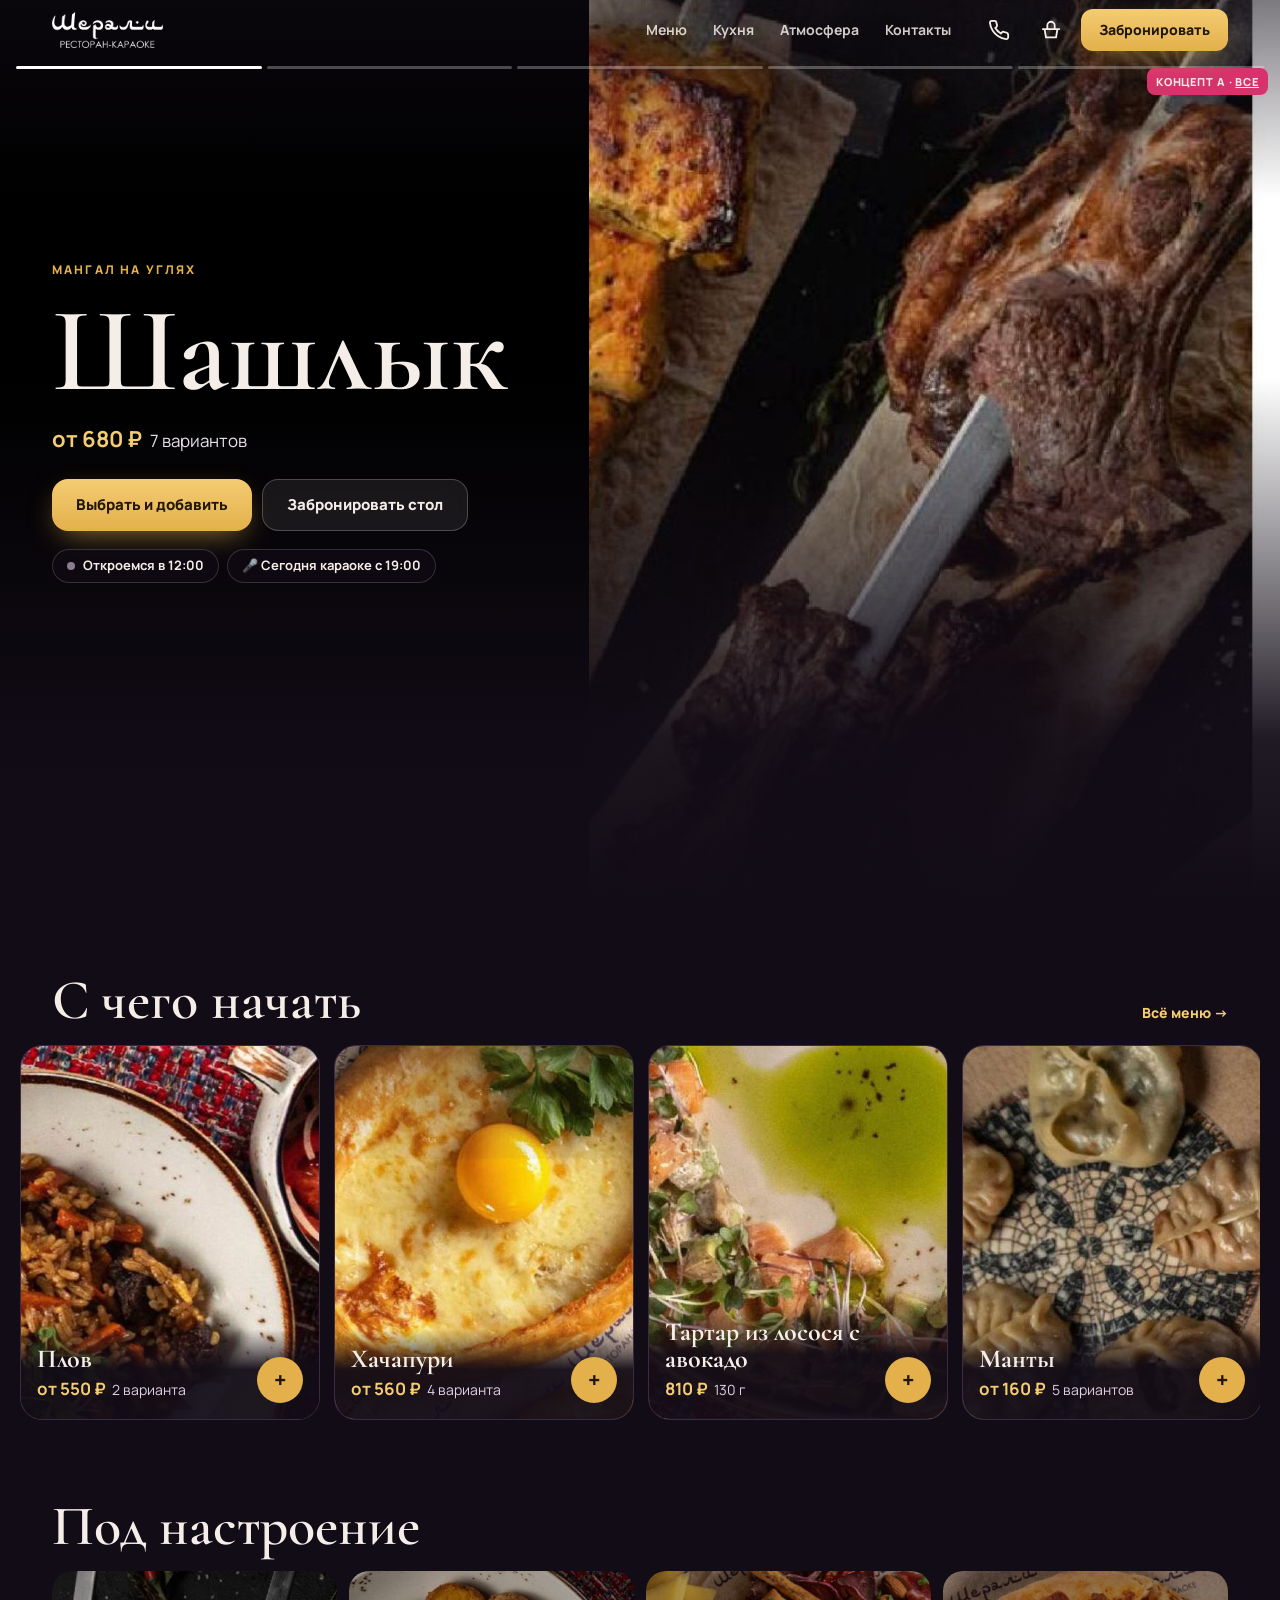
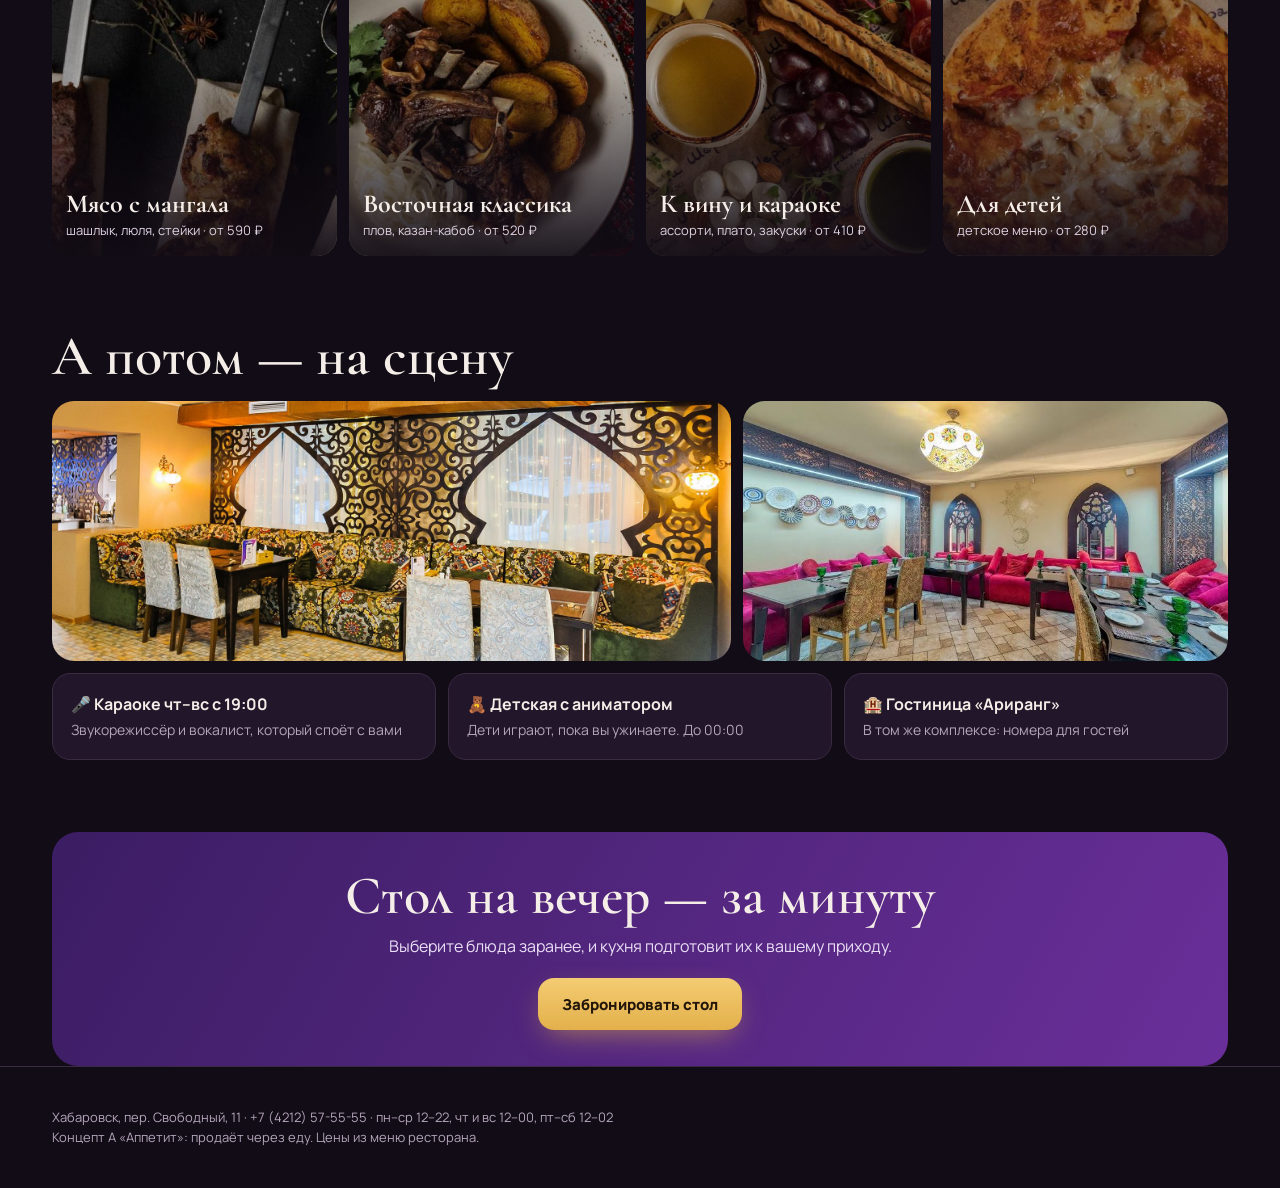
<file: concepts/a.html>
<!doctype html>
<html lang="ru">
<head>
<meta charset="utf-8">
<meta name="viewport" content="width=device-width, initial-scale=1, viewport-fit=cover">
<meta name="theme-color" content="#120c16">
<meta name="robots" content="noindex, nofollow">
<title>Концепт A «Аппетит» — Шерали</title>
<link rel="preconnect" href="https://fonts.googleapis.com"><link rel="preconnect" href="https://fonts.gstatic.com" crossorigin>
<link href="https://fonts.googleapis.com/css2?family=Cormorant+Garamond:wght@600;700&family=Manrope:wght@400;500;600;700;800&display=swap" rel="stylesheet">
<link rel="stylesheet" href="base.css">
<style>
/* hero: dish stories */
.st{position:relative;height:100svh;min-height:600px;overflow:hidden;background:#000;touch-action:pan-y}
.st .sl{position:absolute;inset:0;opacity:0;transition:opacity .9s}
.st .sl.on{opacity:1}
.st .sl img{width:100%;height:100%;object-fit:cover;transform:scale(1.12);transition:transform 6s linear}
.st .sl.on img{transform:scale(1)}
@media(min-width:1024px){.st .sl{left:46%;right:0;top:0;bottom:0}.st .sl img{border-radius:0}
  .st::after{background:linear-gradient(90deg,var(--bg) 46%,rgba(18,12,22,.6) 52%,rgba(18,12,22,0) 70%),linear-gradient(180deg,rgba(18,12,22,.5),transparent 20%)}
  .cap{top:0;display:flex;align-items:center;padding-bottom:0}.cap .wrap{width:100%}.cap .wrap>*{max-width:560px}.cap h1{font-size:104px}}
@media(max-width:767px){.st .sl{bottom:auto;height:64%}.st::after{background:linear-gradient(180deg,rgba(18,12,22,.55),rgba(18,12,22,0) 18%,rgba(18,12,22,0) 40%,var(--bg) 64%)}}
.st::after{content:"";position:absolute;inset:0;background:linear-gradient(180deg,rgba(18,12,22,.55),rgba(18,12,22,0) 22%,rgba(18,12,22,0) 42%,rgba(18,12,22,.94) 82%,var(--bg));pointer-events:none}
.bars{position:absolute;left:16px;right:16px;top:66px;z-index:3;display:flex;gap:5px}
.bars i{flex:1;height:3px;border-radius:2px;background:rgba(255,255,255,.28);overflow:hidden}
.bars i b{display:block;height:100%;width:0;background:#fff}
.bars i.done b{width:100%}
.bars i.cur b{animation:fill 5s linear forwards}
@keyframes fill{to{width:100%}}
.tapl,.tapr{position:absolute;top:80px;bottom:45%;z-index:2;width:40%;border:0;background:transparent}
.tapl{left:0}.tapr{right:0}
.cap{position:absolute;left:0;right:0;bottom:0;z-index:3;padding:0 0 calc(96px + var(--sb))}
@media(min-width:768px){.cap{padding-bottom:56px}}
.cap .eyebrow{margin-bottom:10px}
.cap h1{font-size:clamp(52px,11vw,120px);max-width:900px}
.cap .meta{font-size:17px;color:#e8dfec;margin-top:10px}
.cap .meta b{color:var(--gold-2);font-size:22px;margin-right:8px}
.cap .row{display:flex;gap:10px;flex-wrap:wrap;margin-top:22px}
.cap .row .btn{flex:1 1 auto}
@media(min-width:768px){.cap .row .btn{flex:0 0 auto}}
.status{display:flex;gap:8px;flex-wrap:wrap;margin-top:18px}
/* rails */
section{padding:72px 0 0}
.h{display:flex;justify-content:space-between;align-items:baseline;gap:12px;margin-bottom:16px}
.h h2{font-size:clamp(36px,5vw,56px)}
.h a{color:var(--gold-2);font-weight:800;font-size:14px;white-space:nowrap}
.rail{display:grid;grid-auto-flow:column;grid-auto-columns:72%;gap:14px;overflow-x:auto;scroll-snap-type:x mandatory;margin:0 -16px;padding:0 16px 6px;scrollbar-width:none}
.rail::-webkit-scrollbar{display:none}
@media(min-width:768px){.rail{grid-auto-columns:300px;margin:0 -32px;padding:0 32px 6px}}
.card{scroll-snap-align:start;position:relative;border-radius:22px;overflow:hidden;background:var(--card);border:1px solid var(--line);display:flex;flex-direction:column}
.card .im{aspect-ratio:4/5;overflow:hidden}
.card img{width:100%;height:100%;object-fit:cover;transition:transform .6s}
.card:hover img{transform:scale(1.05)}
.card .b{position:absolute;left:0;right:0;bottom:0;padding:16px;background:linear-gradient(180deg,transparent,rgba(18,12,22,.95) 45%);display:flex;align-items:flex-end;gap:10px}
.card h3{font-family:var(--serif);font-size:26px;line-height:1.05}
.card .p{font-size:14px;color:#ddd1e2;margin-top:4px}
.card .p b{color:var(--gold-2);font-size:17px;margin-right:6px}
.qa{flex:none;width:46px;height:46px;border-radius:23px;border:0;background:var(--gold);color:#22160a;font-weight:800;font-size:22px;display:grid;place-items:center}
.qa.has{font-size:14px}
.moods{display:grid;grid-template-columns:1fr 1fr;gap:12px}
@media(min-width:900px){.moods{grid-template-columns:repeat(4,1fr)}}
.mood{position:relative;aspect-ratio:1;border-radius:20px;overflow:hidden;background:#000;display:flex;align-items:flex-end;padding:14px}
.mood img{position:absolute;inset:0;width:100%;height:100%;object-fit:cover;opacity:.7;transition:transform .6s}
.mood:hover img{transform:scale(1.06)}
.mood::after{content:"";position:absolute;inset:0;background:linear-gradient(180deg,transparent 35%,rgba(18,12,22,.9))}
.mood div{position:relative;z-index:1}
.mood b{display:block;font-family:var(--serif);font-size:26px;line-height:1.05}
.mood span{font-size:13px;color:#ddd1e2}
.atm{display:grid;grid-template-columns:1.4fr 1fr;gap:12px;margin-bottom:12px}
.atm .ph1,.atm .ph2{border-radius:22px;overflow:hidden;position:relative;min-height:260px}
.atm img{position:absolute;inset:0;width:100%;height:100%;object-fit:cover}
@media(max-width:700px){.atm{grid-template-columns:1fr}.atm .ph2{min-height:200px}}
.perks{display:grid;grid-template-columns:repeat(3,1fr);gap:12px}
.perk{padding:18px;border-radius:18px;background:var(--card);border:1px solid var(--line)}
.perk b{display:block;font-size:16px}
.perk span{font-size:14px;color:var(--muted)}
@media(max-width:700px){.perks{grid-template-columns:1fr}}
.final{margin-top:72px;padding:36px 24px;border-radius:26px;background:linear-gradient(120deg,#3b1d63,#6a2f9a);text-align:center}
.final h2{font-size:clamp(34px,5vw,54px);margin-bottom:10px}
.final p{color:#eadff5;margin-bottom:20px}
</style>
</head>
<body>
<header class="top"><div class="wrap">
  <a class="logo" href="index.html"><img src="../img/logo.png" alt="Шерали"></a><div class="sp"></div>
  <nav><a href="../menu.html">Меню</a><a href="#moods">Кухня</a><a href="#atm">Атмосфера</a><a href="#contacts">Контакты</a></nav>
  <a class="ico" href="tel:+74212575555" aria-label="Позвонить"><svg viewBox="0 0 24 24" fill="none" stroke="currentColor" stroke-width="2"><path d="M22 16.9v3a2 2 0 0 1-2.2 2 19.8 19.8 0 0 1-8.6-3.1 19.5 19.5 0 0 1-6-6A19.8 19.8 0 0 1 2.1 4.2 2 2 0 0 1 4.1 2h3a2 2 0 0 1 2 1.7c.1.9.4 1.8.7 2.7a2 2 0 0 1-.5 2.1L8 9.8a16 16 0 0 0 6 6l1.3-1.3a2 2 0 0 1 2.1-.4c.9.3 1.8.6 2.7.7a2 2 0 0 1 1.7 2z"/></svg></a>
  <a class="ico" href="../menu.html#table" aria-label="Ваш стол"><svg viewBox="0 0 24 24" fill="none" stroke="currentColor" stroke-width="2" stroke-linecap="round"><path d="M3 11h18M5 11l1.5 9h11L19 11M8 11V7a4 4 0 0 1 8 0v4"/></svg><span class="n" data-cart-n hidden></span></a>
  <button class="btn btn-gold" data-book>Забронировать</button>
</div></header>
<div class="concept-tag">Концепт A · <a href="index.html">все</a></div>

<!-- HERO: stories of signature dishes -->
<section class="st" id="st" style="padding:0" aria-label="Блюда ресторана">
  <div class="bars" id="bars"></div>
  <button class="tapl" id="prev" aria-label="Предыдущее блюдо"></button><button class="tapr" id="next" aria-label="Следующее блюдо"></button>
  <div class="cap"><div class="wrap">
    <div class="eyebrow" id="sEy"></div>
    <h1 class="serif" id="sName"></h1>
    <div class="meta" id="sMeta"></div>
    <div class="row">
      <button class="btn btn-gold" id="sAdd"></button>
      <button class="btn btn-ghost" data-book>Забронировать стол</button>
    </div>
    <div class="status"><span class="chip"><i class="dot" id="oDot"></i><span id="oTxt"></span></span><span class="chip" id="kTxt"></span></div>
  </div></div>
</section>

<main class="wrap">
  <section>
    <div class="h"><h2 class="serif">С чего начать</h2><a href="../menu.html">Всё меню →</a></div>
    <div class="rail" id="rail"></div>
  </section>

  <section id="moods">
    <div class="h"><h2 class="serif">Под настроение</h2></div>
    <div class="moods" id="moodsG"></div>
  </section>

  <section id="atm">
    <div class="h"><h2 class="serif">А потом — на сцену</h2></div>
    <div class="atm"><div class="ph1"><img src="../img/hero.jpg" alt="Зал ресторана" loading="lazy"></div><div class="ph2"><img src="../img/hall-east.jpg" alt="Восточный зал" loading="lazy"></div></div>
    <div class="perks">
      <div class="perk"><b>🎤 Караоке чт–вс с 19:00</b><span>Звукорежиссёр и вокалист, который споёт с вами</span></div>
      <div class="perk"><b>🧸 Детская с аниматором</b><span>Дети играют, пока вы ужинаете. До 00:00</span></div>
      <div class="perk"><b>🏨 Гостиница «Ариранг»</b><span>В том же комплексе: номера для гостей</span></div>
    </div>
  </section>

  <div class="final">
    <h2 class="serif">Стол на вечер — за минуту</h2>
    <p>Выберите блюда заранее, и кухня подготовит их к вашему приходу.</p>
    <button class="btn btn-gold" data-book>Забронировать стол</button>
  </div>
</main>

<footer id="contacts"><div class="wrap">Хабаровск, пер. Свободный, 11 · +7 (4212) 57-55-55 · пн–ср 12–22, чт и вс 12–00, пт–сб 12–02<br>Концепт A «Аппетит»: продаёт через еду. Цены из меню ресторана.</div></footer>

<div class="abar">
  <a href="tel:+74212575555"><svg viewBox="0 0 24 24" fill="none" stroke="currentColor" stroke-width="2"><path d="M22 16.9v3a2 2 0 0 1-2.2 2 19.8 19.8 0 0 1-8.6-3.1 19.5 19.5 0 0 1-6-6A19.8 19.8 0 0 1 2.1 4.2 2 2 0 0 1 4.1 2h3a2 2 0 0 1 2 1.7c.1.9.4 1.8.7 2.7a2 2 0 0 1-.5 2.1L8 9.8a16 16 0 0 0 6 6l1.3-1.3a2 2 0 0 1 2.1-.4c.9.3 1.8.6 2.7.7a2 2 0 0 1 1.7 2z"/></svg>Звонок</a>
  <a href="../menu.html#table"><svg viewBox="0 0 24 24" fill="none" stroke="currentColor" stroke-width="2" stroke-linecap="round"><path d="M3 11h18M5 11l1.5 9h11L19 11M8 11V7a4 4 0 0 1 8 0v4"/></svg>Стол <span data-cart-n hidden></span></a>
  <button class="btn-gold" data-book>Забронировать</button>
</div>
<div class="toast" id="toast"></div>

<script src="../menu-data.js"></script>
<script src="kit.js"></script>
<script>
(function(){
  var K=KIT,B=K.byId,rub=K.rub;
  function meta(d){return d.vars.length>1?'<b>от '+rub(K.minP(d))+'</b>'+d.vars.length+' вариант'+(d.vars.length<5?'а':'ов'):'<b>'+rub(d.vars[0].p)+'</b>'+d.vars[0].w}
  function addDish(d,label){if(d.vars.length>1){location.href='../menu.html#'+d.sec;return}K.add(d.id,0);K.toast('На столе: '+d.name);paint()}

  // stories
  // portrait-friendly shots so the phone screen is not cropped to a sliver; [dish, label, photo]
  var S=[['shashlyk','Мангал на углях','shashlyk-v1'],['kazan-kabob','Восточная классика'],['argentinskaya-krevetka-na-grile','С гриля'],['sadzh','На всю компанию'],['steyk-file-min-on','Стейки']].filter(function(x){return B[x[0]]&&B[x[0]].img});
  var st=document.getElementById('st'),cur=0,timer;
  st.insertAdjacentHTML('afterbegin',S.map(function(x,i){return '<div class="sl'+(i?'':' on')+'"><img src="'+(x[2]?'../img/menu/d/'+x[2]+'.jpg':K.img(x[0],1))+'" alt="'+B[x[0]].name+'"'+(i?' loading="lazy"':'')+'></div>'}).join(''));
  document.getElementById('bars').innerHTML=S.map(function(){return '<i><b></b></i>'}).join('');
  function go(i){
    cur=(i+S.length)%S.length;var d=B[S[cur][0]];
    st.querySelectorAll('.sl').forEach(function(s,j){s.classList.toggle('on',j===cur)});
    document.querySelectorAll('#bars i').forEach(function(b,j){b.className=j<cur?'done':(j===cur?'cur':'');var x=b.firstChild;x.style.animation='none';x.offsetWidth;x.style.animation=''});
    document.getElementById('sEy').textContent=S[cur][1];document.getElementById('sName').textContent=d.name;document.getElementById('sMeta').innerHTML=meta(d);
    document.getElementById('sAdd').textContent=d.vars.length>1?'Выбрать и добавить':'+ На стол · '+rub(d.vars[0].p);
    clearTimeout(timer);timer=setTimeout(function(){go(cur+1)},5000);
  }
  document.getElementById('next').onclick=function(){go(cur+1)};document.getElementById('prev').onclick=function(){go(cur-1)};
  document.getElementById('sAdd').onclick=function(){addDish(B[S[cur][0]])};
  go(0);

  // status
  var T=K.time;document.getElementById('oDot').classList.toggle('off',!T.open);
  document.getElementById('oTxt').textContent=T.open?'Открыто до '+T.until:'Откроемся в 12:00';
  document.getElementById('kTxt').textContent=T.karaokeNow?'🎤 Караоке идёт сейчас':(T.karaokeDay?'🎤 Сегодня караоке с 19:00':'🎤 Караоке чт–вс с 19:00');

  // rail of dishes with one-tap add
  var R=['plov','hachapuri','tartar-iz-lososya-s-avokado','manty','lagman-s-telyatinoy','lyulya-kebab','myasnoe-plato','pepperoni'].filter(function(id){return B[id]&&B[id].img});
  function paint(){document.getElementById('rail').innerHTML=R.map(function(id){var d=B[id],q=K.qty(id);
    return '<div class="card"><div class="im"><img src="'+K.img(id,1)+'" alt="'+d.name+'" loading="lazy"></div><div class="b"><div style="flex:1;min-width:0"><h3>'+d.name+'</h3><div class="p">'+meta(d)+'</div></div><button class="qa'+(q?' has':'')+'" data-qa="'+id+'" aria-label="На стол: '+d.name+'">'+(q?'×'+q:'+')+'</button></div></div>'}).join('')}
  document.getElementById('rail').addEventListener('click',function(e){var b=e.target.closest('[data-qa]');if(b)addDish(B[b.dataset.qa])});
  paint();

  // moods -> menu sections
  var MO=[['mangal','Мясо с мангала','шашлык, люля, стейки','shashlyk'],['hot','Восточная классика','плов, казан-кабоб','kazan-kabob'],['zakuski','К вину и караоке','ассорти, плато, закуски','assorti-k-vinu'],['deti','Для детей','детское меню','picca-detskaya']];
  document.getElementById('moodsG').innerHTML=MO.map(function(m){var n=K.M.dishes.filter(function(d){return d.sec===m[0]});var p=Math.min.apply(null,n.map(K.minP));
    return '<a class="mood" href="../menu.html#'+m[0]+'"><img src="'+K.img(m[3],1)+'" alt="" loading="lazy"><div><b>'+m[1]+'</b><span>'+m[2]+' · от '+rub(p)+'</span></div></a>'}).join('');
})();
</script>
</body>
</html>
</file>
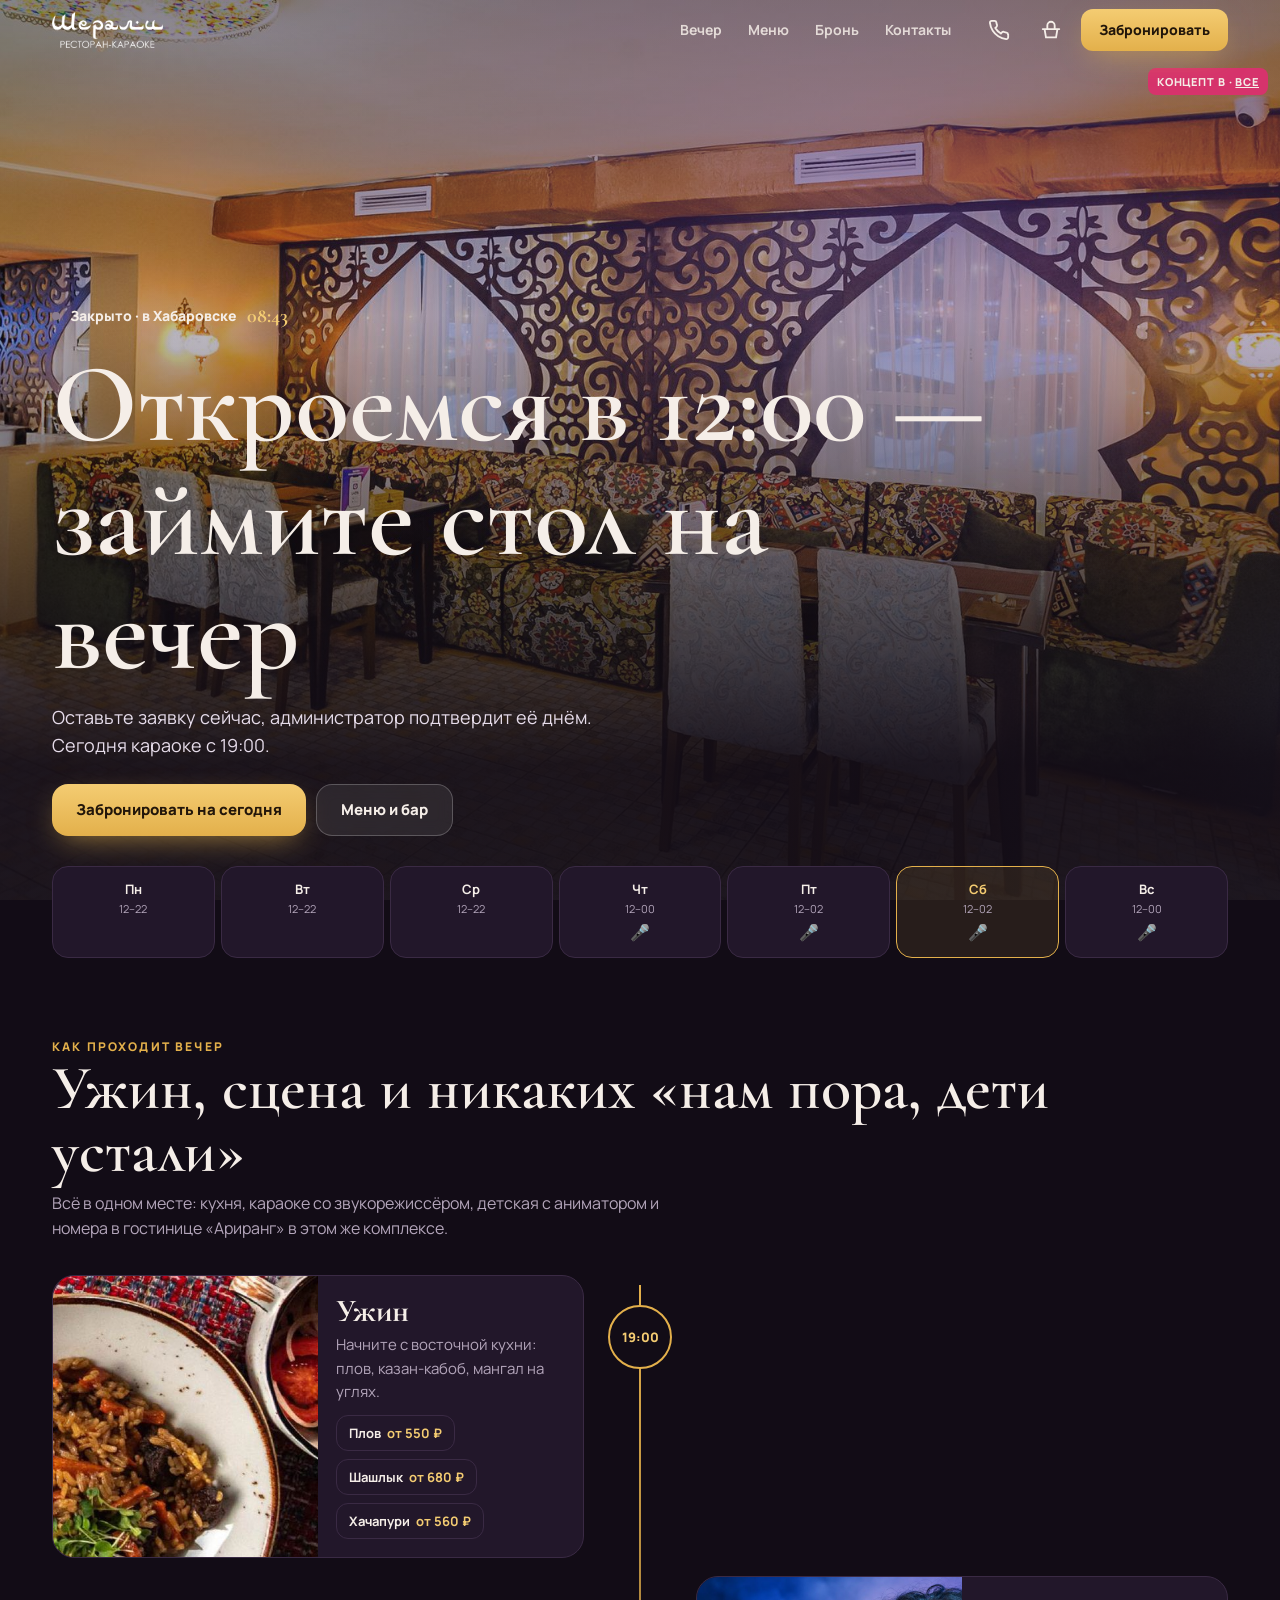
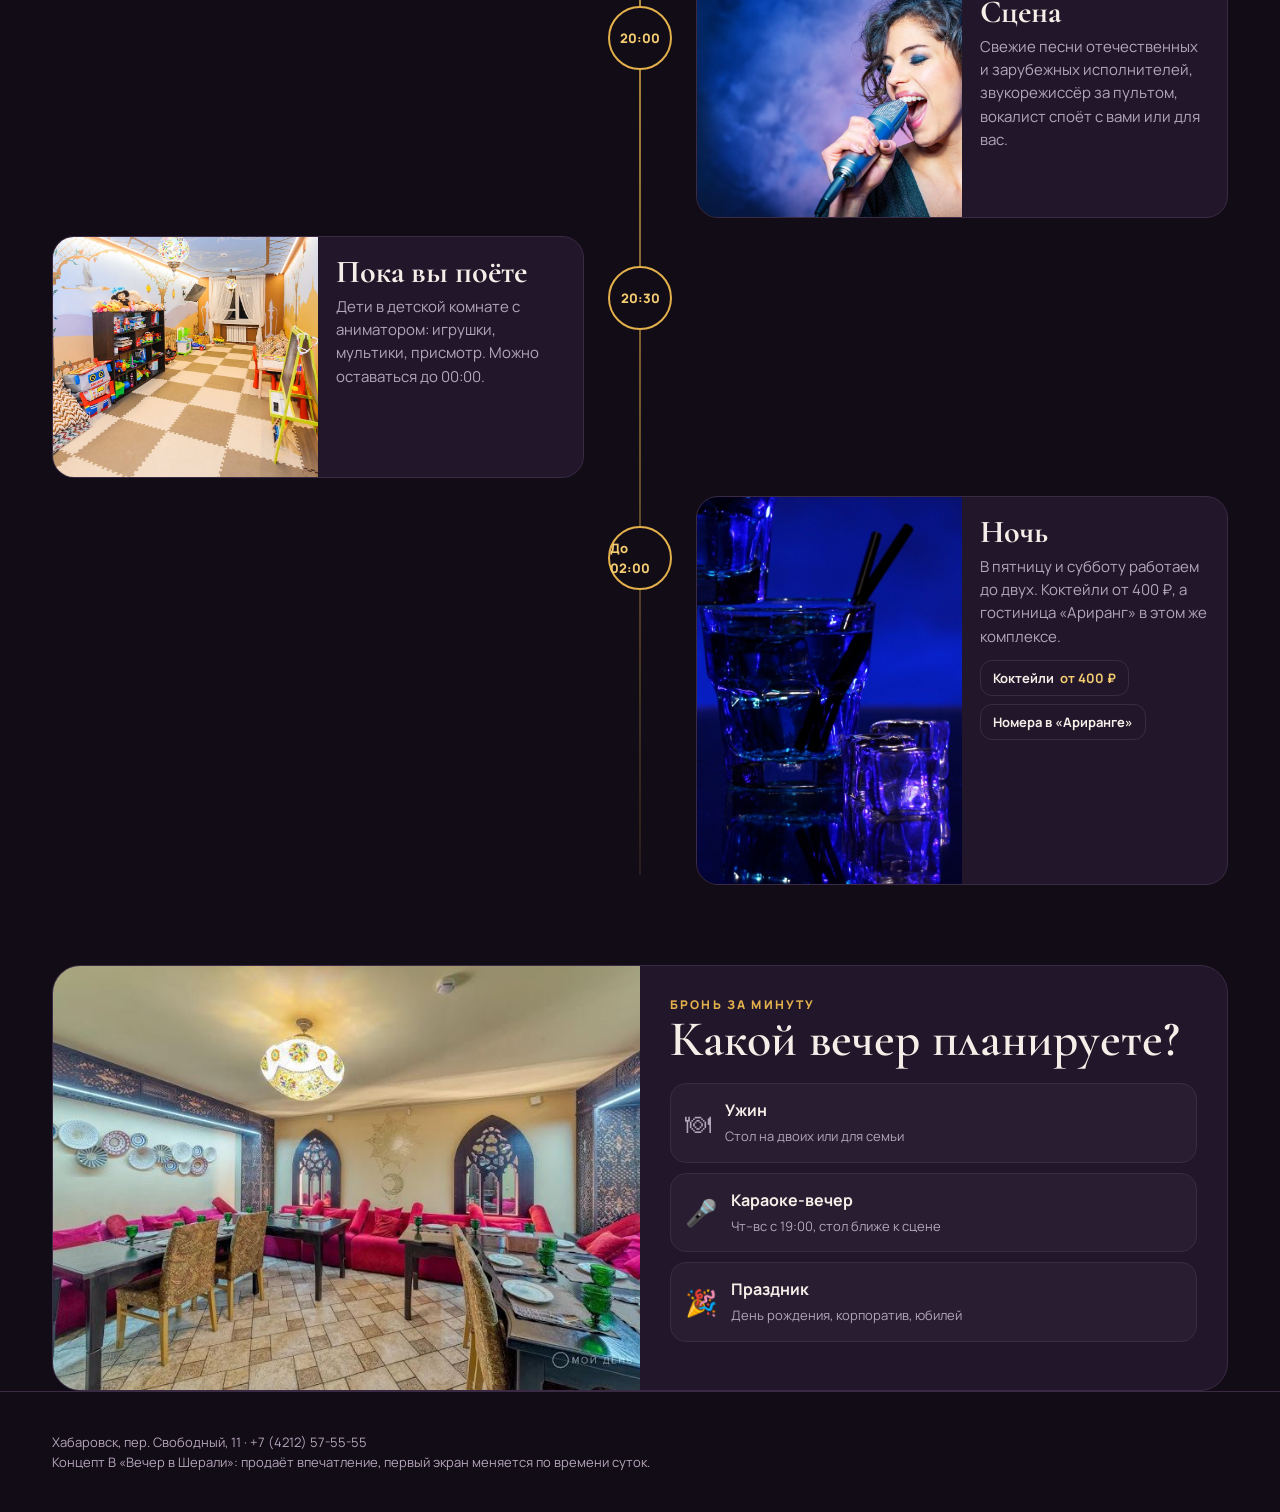
<file: concepts/b.html>
<!doctype html>
<html lang="ru">
<head>
<meta charset="utf-8">
<meta name="viewport" content="width=device-width, initial-scale=1, viewport-fit=cover">
<meta name="theme-color" content="#120c16">
<meta name="robots" content="noindex, nofollow">
<title>Концепт B «Вечер в Шерали» — Шерали</title>
<link rel="preconnect" href="https://fonts.googleapis.com"><link rel="preconnect" href="https://fonts.gstatic.com" crossorigin>
<link href="https://fonts.googleapis.com/css2?family=Cormorant+Garamond:wght@600;700&family=Manrope:wght@400;500;600;700;800&display=swap" rel="stylesheet">
<link rel="stylesheet" href="base.css">
<style>
.hero{position:relative;min-height:100svh;display:flex;align-items:flex-end;padding:110px 0 calc(100px + var(--sb));overflow:hidden}
@media(min-width:768px){.hero{padding-bottom:64px}}
.hero .bg{position:absolute;inset:0}
.hero .bg img{width:100%;height:100%;object-fit:cover}
.hero::after{content:"";position:absolute;inset:0;background:radial-gradient(120% 80% at 70% 20%,rgba(138,79,214,.28),transparent 60%),linear-gradient(180deg,rgba(18,12,22,.5),rgba(18,12,22,.25) 35%,rgba(18,12,22,.95) 85%)}
.hero .wrap{position:relative;z-index:1;width:100%}
.now{display:inline-flex;align-items:center;gap:10px;font-weight:800;font-size:14px;margin-bottom:16px}
.now .clock{font-family:var(--serif);font-size:20px;color:var(--gold-2)}
.hero h1{font-size:clamp(50px,9.5vw,112px);max-width:980px}
.hero p{font-size:18px;color:#e6dcea;max-width:600px;margin:14px 0 24px}
.hero .row{display:flex;gap:10px;flex-wrap:wrap}
.hero .row .btn{flex:1 1 auto}
@media(min-width:768px){.hero .row .btn{flex:0 0 auto}}
/* week */
.week{display:grid;grid-template-columns:repeat(7,1fr);gap:6px;margin-top:-34px;position:relative;z-index:2}
.dd{border-radius:16px;background:var(--card);border:1px solid var(--line);padding:12px 6px;text-align:center}
.dd b{display:block;font-size:13px}
.dd small{display:block;font-size:11px;color:var(--muted);line-height:1.3;margin-top:3px}
.dd i{font-style:normal;display:block;font-size:16px;margin-top:4px;min-height:20px}
.dd.today{border-color:var(--gold);background:rgba(227,176,75,.1)}
.dd.today b{color:var(--gold-2)}
@media(max-width:600px){.dd{padding:10px 2px}.dd small{font-size:10px}}
section{padding:80px 0 0}
.h2{font-size:clamp(38px,5.5vw,62px);margin-bottom:8px}
.lead{color:var(--muted);max-width:620px}
/* timeline */
.tl{position:relative;margin-top:34px;display:grid;gap:18px}
.tl::before{content:"";position:absolute;left:23px;top:10px;bottom:10px;width:2px;background:linear-gradient(var(--gold),rgba(227,176,75,.1))}
.step{position:relative;display:grid;grid-template-columns:48px 1fr;gap:14px}
.step .t{width:48px;height:48px;border-radius:50%;background:var(--bg);border:2px solid var(--gold);display:grid;place-items:center;font-size:11px;font-weight:800;color:var(--gold-2);z-index:1}
.step .c{border-radius:22px;overflow:hidden;background:var(--card);border:1px solid var(--line);display:grid;grid-template-columns:1fr}
.step .c .im{aspect-ratio:16/9;overflow:hidden}
.step .c img{width:100%;height:100%;object-fit:cover}
.step .c .tx{padding:18px}
.step h3{font-family:var(--serif);font-size:32px;line-height:1.05}
.step p{color:var(--muted);font-size:15px;margin-top:6px}
.step .links{display:flex;gap:8px;flex-wrap:wrap;margin-top:12px}
.step .links a{height:36px;padding:0 12px;border-radius:12px;border:1px solid var(--line);display:inline-flex;align-items:center;font-size:13px;font-weight:700}
.step .links a b{color:var(--gold-2);margin-left:6px}
@media(min-width:900px){
  .tl::before{left:50%;margin-left:-1px}
  .step{grid-template-columns:1fr 64px 1fr;gap:24px}
  .step .t{grid-column:2;width:64px;height:64px;font-size:13px;margin-top:30px}
  .step .c{grid-column:1;grid-row:1;grid-template-columns:1fr}
  .step:nth-child(even) .c{grid-column:3}
  .step .c{grid-template-columns:1fr 1fr}
  .step .c .im{aspect-ratio:auto;min-height:240px}
}
/* plan */
.plan{margin-top:80px;border-radius:28px;overflow:hidden;display:grid;grid-template-columns:1fr 1fr;background:var(--card);border:1px solid var(--line)}
.plan .pic{position:relative;min-height:300px;outline:0}
.plan .pic img{position:absolute;inset:0;width:100%;height:100%;object-fit:cover}
.plan .tx{padding:30px}
.plan h2{font-size:clamp(34px,4.5vw,50px)}
.opts{display:grid;gap:10px;margin:18px 0}
.opt{display:flex;gap:14px;align-items:center;padding:14px;border-radius:16px;border:1px solid var(--line);background:rgba(255,255,255,.03);text-align:left;width:100%}
.opt b{display:block;font-size:16px}
.opt span{font-size:13px;color:var(--muted)}
.opt .em{font-size:26px}
.opt:hover{border-color:var(--gold)}
@media(max-width:800px){.plan{grid-template-columns:1fr}.plan .pic{min-height:200px}.plan .tx{padding:22px}}
</style>
</head>
<body>
<header class="top"><div class="wrap">
  <a class="logo" href="index.html"><img src="../img/logo.png" alt="Шерали"></a><div class="sp"></div>
  <nav><a href="#evening">Вечер</a><a href="../menu.html">Меню</a><a href="#plan">Бронь</a><a href="#contacts">Контакты</a></nav>
  <a class="ico" href="tel:+74212575555" aria-label="Позвонить"><svg viewBox="0 0 24 24" fill="none" stroke="currentColor" stroke-width="2"><path d="M22 16.9v3a2 2 0 0 1-2.2 2 19.8 19.8 0 0 1-8.6-3.1 19.5 19.5 0 0 1-6-6A19.8 19.8 0 0 1 2.1 4.2 2 2 0 0 1 4.1 2h3a2 2 0 0 1 2 1.7c.1.9.4 1.8.7 2.7a2 2 0 0 1-.5 2.1L8 9.8a16 16 0 0 0 6 6l1.3-1.3a2 2 0 0 1 2.1-.4c.9.3 1.8.6 2.7.7a2 2 0 0 1 1.7 2z"/></svg></a>
  <a class="ico" href="../menu.html#table" aria-label="Ваш стол"><svg viewBox="0 0 24 24" fill="none" stroke="currentColor" stroke-width="2" stroke-linecap="round"><path d="M3 11h18M5 11l1.5 9h11L19 11M8 11V7a4 4 0 0 1 8 0v4"/></svg><span class="n" data-cart-n hidden></span></a>
  <button class="btn btn-gold" data-book="Караоке-вечер">Забронировать</button>
</div></header>
<div class="concept-tag">Концепт B · <a href="index.html">все</a></div>

<section class="hero" style="padding-top:110px">
  <div class="bg"><img src="../img/hero.jpg" alt="Зал ресторана Шерали"></div>
  <div class="wrap">
    <div class="now"><i class="dot" id="dot"></i><span id="nowTxt"></span><span class="clock" id="clock"></span></div>
    <h1 class="serif" id="hT"></h1>
    <p id="hP"></p>
    <div class="row">
      <button class="btn btn-gold" id="hCta"></button>
      <a class="btn btn-ghost" href="../menu.html">Меню и бар</a>
    </div>
  </div>
</section>

<main class="wrap">
  <div class="week" id="week"></div>

  <section id="evening">
    <div class="eyebrow">Как проходит вечер</div>
    <h2 class="serif h2">Ужин, сцена и никаких «нам пора, дети устали»</h2>
    <p class="lead">Всё в одном месте: кухня, караоке со звукорежиссёром, детская с аниматором и номера в гостинице «Ариранг» в этом же комплексе.</p>
    <div class="tl" id="tl"></div>
  </section>

  <div class="plan" id="plan">
    <div class="pic"><img src="../img/hall-east.jpg" alt="Восточный зал" loading="lazy"></div>
    <div class="tx">
      <div class="eyebrow">Бронь за минуту</div>
      <h2 class="serif">Какой вечер планируете?</h2>
      <div class="opts">
        <button class="opt" data-book="Ужин"><span class="em">🍽</span><div><b>Ужин</b><span>Стол на двоих или для семьи</span></div></button>
        <button class="opt" data-book="Караоке-вечер"><span class="em">🎤</span><div><b>Караоке-вечер</b><span>Чт–вс с 19:00, стол ближе к сцене</span></div></button>
        <button class="opt" data-book="Праздник"><span class="em">🎉</span><div><b>Праздник</b><span>День рождения, корпоратив, юбилей</span></div></button>
      </div>
    </div>
  </div>
</main>

<footer id="contacts"><div class="wrap">Хабаровск, пер. Свободный, 11 · +7 (4212) 57-55-55<br>Концепт B «Вечер в Шерали»: продаёт впечатление, первый экран меняется по времени суток.</div></footer>

<div class="abar">
  <a href="tel:+74212575555"><svg viewBox="0 0 24 24" fill="none" stroke="currentColor" stroke-width="2"><path d="M22 16.9v3a2 2 0 0 1-2.2 2 19.8 19.8 0 0 1-8.6-3.1 19.5 19.5 0 0 1-6-6A19.8 19.8 0 0 1 2.1 4.2 2 2 0 0 1 4.1 2h3a2 2 0 0 1 2 1.7c.1.9.4 1.8.7 2.7a2 2 0 0 1-.5 2.1L8 9.8a16 16 0 0 0 6 6l1.3-1.3a2 2 0 0 1 2.1-.4c.9.3 1.8.6 2.7.7a2 2 0 0 1 1.7 2z"/></svg>Звонок</a>
  <a href="../menu.html"><svg viewBox="0 0 24 24" fill="none" stroke="currentColor" stroke-width="2"><path d="M4 5a2 2 0 0 1 2-2h12v18H6a2 2 0 0 1-2-2z"/><path d="M8 7h6M8 11h6"/></svg>Меню</a>
  <button class="btn-gold" data-book="Караоке-вечер">Забронировать</button>
</div>
<div class="toast" id="toast"></div>

<script src="../menu-data.js"></script>
<script src="kit.js"></script>
<script>
(function(){
  var K=KIT,T=K.time,B=K.byId,rub=K.rub;
  // hero follows the clock in Khabarovsk
  var h,p,cta,preset;
  if(!T.open&&T.min<720){h='Откроемся в 12:00 — займите стол на вечер';p='Оставьте заявку сейчас, администратор подтвердит её днём.'+(T.karaokeDay?' Сегодня караоке с 19:00.':'');cta='Забронировать на сегодня';preset=T.karaokeDay?'Караоке-вечер':'Ужин'}
  else if(!T.open){h='На сегодня всё — ждём вас завтра';p='Откроемся в 12:00. Оставьте заявку сейчас, администратор перезвонит.';cta='Забронировать на завтра';preset='Ужин'}
  else if(T.karaokeNow){h='Караоке уже началось';p='Звукорежиссёр настроит звук под ваш голос, вокалист подпоёт. Открыто до '+T.until+'.';cta='Забронировать стол сейчас';preset='Караоке-вечер'}
  else if(T.karaokeDay&&T.min<1140){h='Сегодня вечером — караоке с 19:00';p='Забронируйте стол заранее: поужинайте, а в семь выходите на сцену. Открыто до '+T.closeToday+'.';cta='Стол на вечер';preset='Караоке-вечер'}
  else if(T.min<1020){h='Обед и ужин в центре Хабаровска';p='Плов, лагман, хачапури и мангал на углях. Сегодня открыто до '+T.until+'.';cta='Забронировать стол';preset='Ужин'}
  else{h='Тихий ужин без суеты';p='Сегодня без караоке, зато спокойно поговорить. Караоке ждёт вас с четверга. Открыто до '+T.until+'.';cta='Забронировать ужин';preset='Ужин'}
  document.getElementById('hT').textContent=h;document.getElementById('hP').textContent=p;
  var hc=document.getElementById('hCta');hc.textContent=cta;hc.dataset.book=preset;
  document.getElementById('dot').classList.toggle('off',!T.open);
  document.getElementById('nowTxt').textContent=(T.open?'Открыто':'Закрыто')+' · в Хабаровске';
  document.getElementById('clock').textContent=T.hhmm(T.min);

  // week strip
  var W=[[1,'Пн','12–22',''],[2,'Вт','12–22',''],[3,'Ср','12–22',''],[4,'Чт','12–00','🎤'],[5,'Пт','12–02','🎤'],[6,'Сб','12–02','🎤'],[0,'Вс','12–00','🎤']];
  document.getElementById('week').innerHTML=W.map(function(w){return '<div class="dd'+(w[0]===T.day?' today':'')+'"><b>'+w[1]+'</b><small>'+w[2]+'</small><i>'+w[3]+'</i></div>'}).join('');

  // the evening, step by step
  var link=function(id,label){var d=B[id];return d?'<a href="../menu.html#'+d.sec+'">'+(label||d.name)+'<b>от '+rub(K.minP(d))+'</b></a>':''};
  var cocktails=K.M.dishes.filter(function(d){return d.sec==='bar-kokteyli'});
  var cMin=cocktails.length?Math.min.apply(null,cocktails.map(K.minP)):0;
  var ST=[
    ['19:00','Ужин','Начните с восточной кухни: плов, казан-кабоб, мангал на углях.',K.img('plov',1),link('plov')+link('shashlyk')+link('hachapuri')],
    ['20:00','Сцена','Свежие песни отечественных и зарубежных исполнителей, звукорежиссёр за пультом, вокалист споёт с вами или для вас.','../img/karaoke.jpg',''],
    ['20:30','Пока вы поёте','Дети в детской комнате с аниматором: игрушки, мультики, присмотр. Можно оставаться до 00:00.','../img/kids.jpg',''],
    ['До 02:00','Ночь','В пятницу и субботу работаем до двух. Коктейли от '+rub(cMin)+', а гостиница «Ариранг» в этом же комплексе.','../img/menu/b/bar-10.jpg','<a href="../menu.html#bar-kokteyli">Коктейли<b>от '+rub(cMin)+'</b></a><a href="https://www.xn--80aajs0apb.xn--p1ai/" target="_blank" rel="noopener">Номера в «Ариранге»</a>']
  ];
  document.getElementById('tl').innerHTML=ST.map(function(s){return '<div class="step"><div class="t">'+s[0]+'</div><div class="c"><div class="im"><img src="'+s[3]+'" alt="" loading="lazy"></div><div class="tx"><h3>'+s[1]+'</h3><p>'+s[2]+'</p>'+(s[4]?'<div class="links">'+s[4]+'</div>':'')+'</div></div></div>'}).join('');
})();
</script>
</body>
</html>
</file>
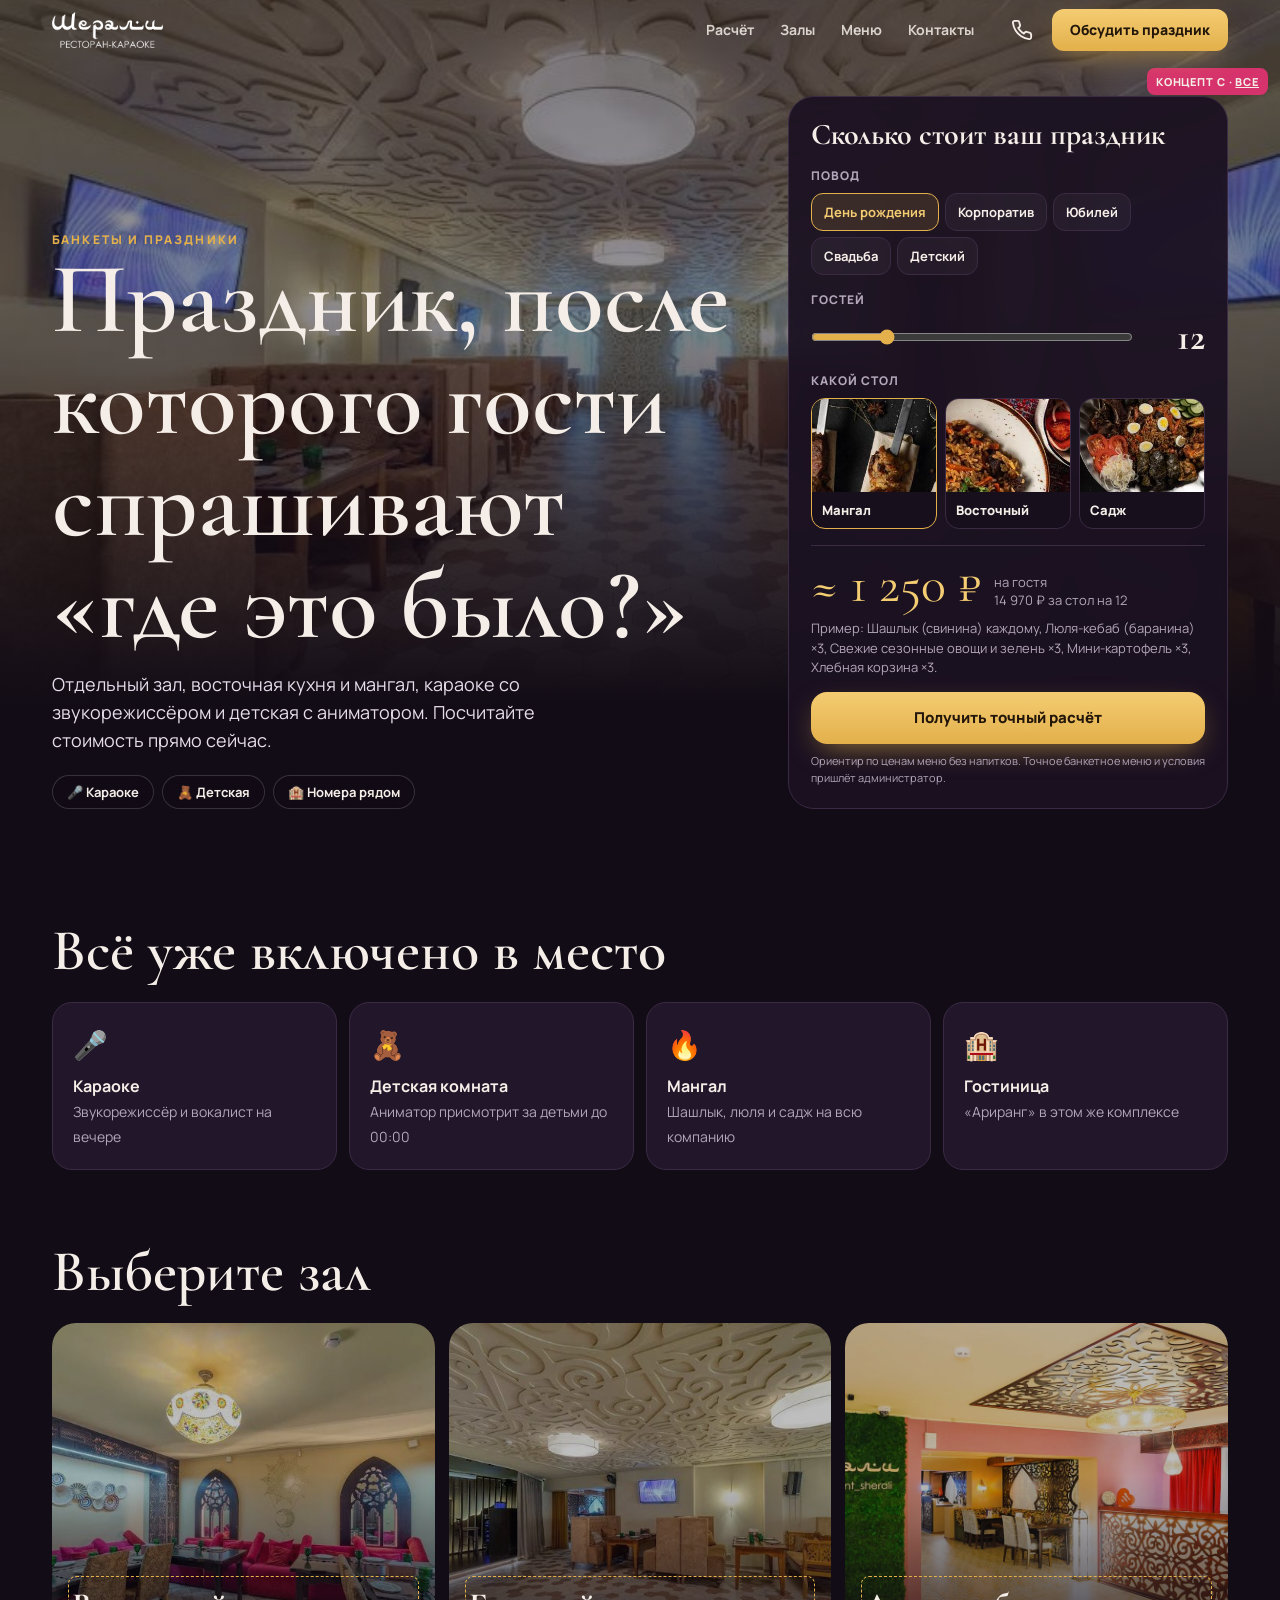
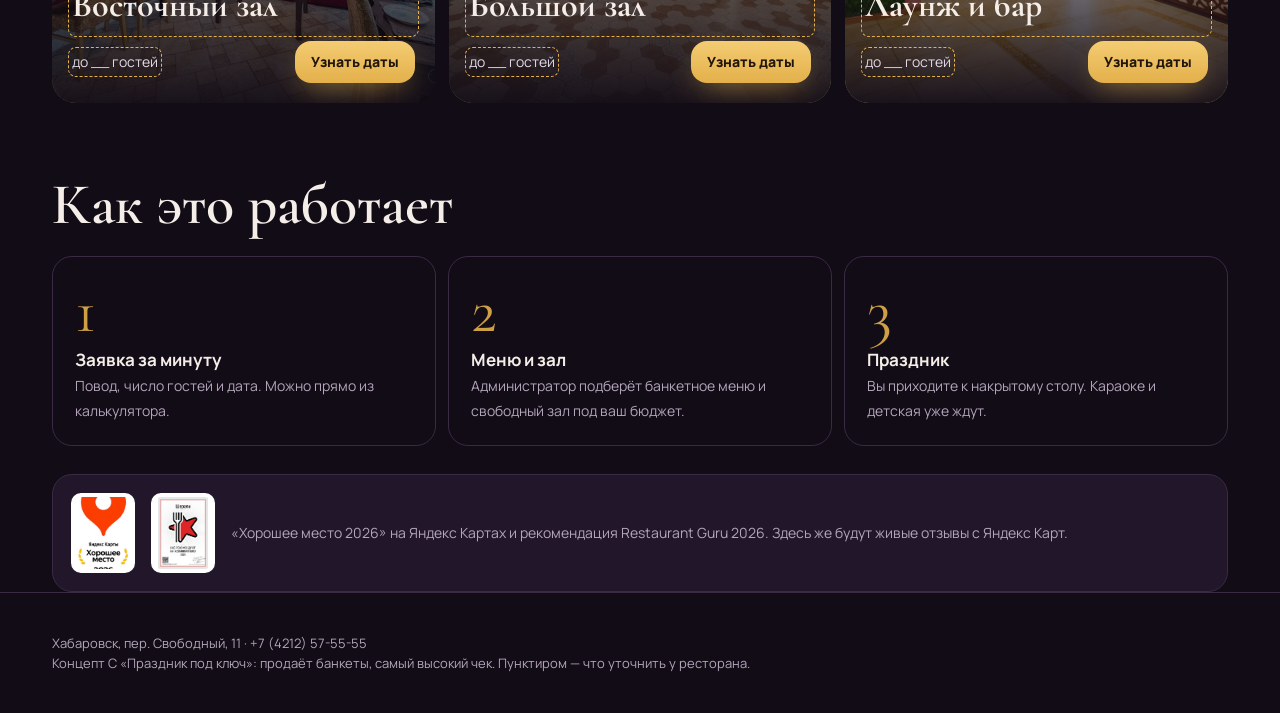
<file: concepts/c.html>
<!doctype html>
<html lang="ru">
<head>
<meta charset="utf-8">
<meta name="viewport" content="width=device-width, initial-scale=1, viewport-fit=cover">
<meta name="theme-color" content="#120c16">
<meta name="robots" content="noindex, nofollow">
<title>Концепт C «Праздник под ключ» — Шерали</title>
<link rel="preconnect" href="https://fonts.googleapis.com"><link rel="preconnect" href="https://fonts.gstatic.com" crossorigin>
<link href="https://fonts.googleapis.com/css2?family=Cormorant+Garamond:wght@600;700&family=Manrope:wght@400;500;600;700;800&display=swap" rel="stylesheet">
<link rel="stylesheet" href="base.css">
<style>
.hero{position:relative;padding:96px 0 40px;overflow:hidden}
.hero .bg{position:absolute;inset:0;height:78vh}
.hero .bg img{width:100%;height:100%;object-fit:cover}
.hero .bg::after{content:"";position:absolute;inset:0;background:linear-gradient(180deg,rgba(18,12,22,.55),rgba(18,12,22,.45) 40%,var(--bg))}
.hero .wrap{position:relative;z-index:1;display:grid;grid-template-columns:1fr 440px;gap:40px;align-items:end;min-height:calc(78vh - 96px)}
@media(max-width:960px){.hero .wrap{grid-template-columns:1fr;min-height:0;gap:22px}.hero .bg{height:62vh}}
.hero h1{font-size:clamp(48px,8vw,100px)}
.hero p.l{font-size:18px;color:#e6dcea;max-width:560px;margin-top:14px}
.ticks{display:flex;gap:8px;flex-wrap:wrap;margin-top:20px}
/* calculator */
.calc{background:rgba(27,18,33,.94);backdrop-filter:blur(14px);-webkit-backdrop-filter:blur(14px);border:1px solid var(--line);border-radius:26px;padding:22px}
.calc h2{font-family:var(--serif);font-size:30px;line-height:1.05;margin-bottom:4px}
.lbl{font-size:12px;font-weight:800;letter-spacing:.08em;text-transform:uppercase;color:var(--muted);margin:16px 0 8px}
.occ{display:flex;gap:6px;flex-wrap:wrap}
.occ button{height:38px;padding:0 12px;border-radius:12px;border:1px solid var(--line);background:rgba(255,255,255,.04);font-weight:700;font-size:13px}
.occ button.on{border-color:var(--gold);background:rgba(227,176,75,.14);color:var(--gold-2)}
.gu{display:flex;align-items:center;gap:14px}
.gu input{flex:1;accent-color:var(--gold);height:28px}
.gu b{font-family:var(--serif);font-size:38px;min-width:58px;text-align:right;line-height:1}
.sets{display:grid;grid-template-columns:repeat(3,1fr);gap:8px}
.set{border-radius:14px;overflow:hidden;border:1.5px solid var(--line);background:#170f1c;padding:0;text-align:left}
.set img{width:100%;aspect-ratio:4/3;object-fit:cover}
.set span{display:block;padding:8px 10px;font-weight:800;font-size:13px}
.set.on{border-color:var(--gold)}
.res{margin-top:16px;padding-top:16px;border-top:1px solid var(--line);display:flex;align-items:flex-end;gap:12px;flex-wrap:wrap}
.res .pp{font-family:var(--serif);font-size:52px;line-height:.9;color:var(--gold-2)}
.res small{color:var(--muted);font-size:13px;line-height:1.35}
.comp{font-size:13px;color:var(--muted);margin-top:10px;line-height:1.5}
.calc .btn{width:100%;margin-top:14px}
.calc .note{font-size:11px;color:var(--muted);margin-top:8px}
section{padding:72px 0 0}
.h2{font-size:clamp(36px,5vw,58px);margin-bottom:22px}
.inc{display:grid;grid-template-columns:repeat(4,1fr);gap:12px}
.inc div{padding:20px;border-radius:20px;background:var(--card);border:1px solid var(--line)}
.inc .e{font-size:28px}
.inc b{display:block;font-size:16px;margin-top:8px}
.inc span{font-size:14px;color:var(--muted)}
@media(max-width:900px){.inc{grid-template-columns:1fr 1fr}}
.halls{display:grid;grid-template-columns:repeat(3,1fr);gap:14px}
.hall{position:relative;border-radius:24px;overflow:hidden;min-height:380px;display:flex;align-items:flex-end;padding:20px;background:#000}
.hall img{position:absolute;inset:0;width:100%;height:100%;object-fit:cover;opacity:.75;transition:transform .7s}
.hall:hover img{transform:scale(1.05)}
.hall::after{content:"";position:absolute;inset:0;background:linear-gradient(180deg,transparent 40%,rgba(18,12,22,.95))}
.hall>div{position:relative;z-index:1;width:100%}
.hall h3{font-family:var(--serif);font-size:34px}
.hall .row{display:flex;justify-content:space-between;align-items:center;gap:10px;margin-top:8px}
.hall .row span{font-size:14px;color:#e2d8e6}
.hall .btn{min-height:42px;padding:0 16px;font-size:14px}
@media(max-width:900px){.halls{grid-template-columns:none;grid-auto-flow:column;grid-auto-columns:82%;overflow-x:auto;scroll-snap-type:x mandatory;margin:0 -16px;padding:0 16px;scrollbar-width:none}.hall{scroll-snap-align:start;min-height:340px}}
.how{display:grid;grid-template-columns:repeat(3,1fr);gap:12px;counter-reset:s}
.how div{padding:22px;border-radius:20px;border:1px solid var(--line);position:relative}
.how div::before{counter-increment:s;content:counter(s);font-family:var(--serif);font-size:64px;line-height:1;color:var(--gold);opacity:.9}
.how b{display:block;font-size:17px;margin-top:4px}
.how span{font-size:14px;color:var(--muted)}
@media(max-width:800px){.how{grid-template-columns:1fr}}
.proof{display:flex;gap:16px;align-items:center;flex-wrap:wrap;margin-top:28px;padding:18px;border-radius:20px;background:var(--card);border:1px solid var(--line)}
.proof img{width:64px;height:80px;object-fit:contain;background:#fff;border-radius:10px;padding:4px}
.proof p{flex:1;min-width:200px;color:var(--muted);font-size:14px}
</style>
</head>
<body>
<header class="top"><div class="wrap">
  <a class="logo" href="index.html"><img src="../img/logo.png" alt="Шерали"></a><div class="sp"></div>
  <nav><a href="#calc">Расчёт</a><a href="#halls">Залы</a><a href="../menu.html">Меню</a><a href="#contacts">Контакты</a></nav>
  <a class="ico" href="tel:+74212575555" aria-label="Позвонить"><svg viewBox="0 0 24 24" fill="none" stroke="currentColor" stroke-width="2"><path d="M22 16.9v3a2 2 0 0 1-2.2 2 19.8 19.8 0 0 1-8.6-3.1 19.5 19.5 0 0 1-6-6A19.8 19.8 0 0 1 2.1 4.2 2 2 0 0 1 4.1 2h3a2 2 0 0 1 2 1.7c.1.9.4 1.8.7 2.7a2 2 0 0 1-.5 2.1L8 9.8a16 16 0 0 0 6 6l1.3-1.3a2 2 0 0 1 2.1-.4c.9.3 1.8.6 2.7.7a2 2 0 0 1 1.7 2z"/></svg></a>
  <button class="btn btn-gold" data-book="Праздник">Обсудить праздник</button>
</div></header>
<div class="concept-tag">Концепт C · <a href="index.html">все</a></div>

<section class="hero" style="padding-top:96px">
  <div class="bg"><img src="../img/hall-big.jpg" alt="Большой зал"></div>
  <div class="wrap">
    <div>
      <div class="eyebrow">Банкеты и праздники</div>
      <h1 class="serif">Праздник, после которого гости спрашивают «где это было?»</h1>
      <p class="l">Отдельный зал, восточная кухня и мангал, караоке со звукорежиссёром и детская с аниматором. Посчитайте стоимость прямо сейчас.</p>
      <div class="ticks"><span class="chip">🎤 Караоке</span><span class="chip">🧸 Детская</span><span class="chip">🏨 Номера рядом</span></div>
    </div>
    <div class="calc" id="calc">
      <h2>Сколько стоит ваш праздник</h2>
      <div class="lbl">Повод</div>
      <div class="occ" id="occ"><button class="on">День рождения</button><button>Корпоратив</button><button>Юбилей</button><button>Свадьба</button><button>Детский</button></div>
      <div class="lbl">Гостей</div>
      <div class="gu"><input type="range" id="g" min="4" max="40" step="1" value="12" aria-label="Количество гостей"><b id="gN">12</b></div>
      <div class="lbl">Какой стол</div>
      <div class="sets" id="sets"></div>
      <div class="res"><div class="pp" id="pp"></div><small id="tot"></small></div>
      <div class="comp" id="comp"></div>
      <button class="btn btn-gold" data-book="Праздник">Получить точный расчёт</button>
      <p class="note">Ориентир по ценам меню без напитков. Точное банкетное меню и условия пришлёт администратор.</p>
    </div>
  </div>
</section>

<main class="wrap">
  <section>
    <h2 class="serif h2">Всё уже включено в место</h2>
    <div class="inc">
      <div><span class="e">🎤</span><b>Караоке</b><span>Звукорежиссёр и вокалист на вечере</span></div>
      <div><span class="e">🧸</span><b>Детская комната</b><span>Аниматор присмотрит за детьми до 00:00</span></div>
      <div><span class="e">🔥</span><b>Мангал</b><span>Шашлык, люля и садж на всю компанию</span></div>
      <div><span class="e">🏨</span><b>Гостиница</b><span>«Ариранг» в этом же комплексе</span></div>
    </div>
  </section>

  <section id="halls">
    <h2 class="serif h2">Выберите зал</h2>
    <div class="halls">
      <div class="hall"><img src="../img/hall-east.jpg" alt="" loading="lazy"><div><h3 class="ph" title="Уточнить название">Восточный зал</h3><div class="row"><span class="ph" title="Уточнить вместимость">до __ гостей</span><button class="btn btn-gold" data-book="Праздник">Узнать даты</button></div></div></div>
      <div class="hall"><img src="../img/hall-big2.jpg" alt="" loading="lazy"><div><h3 class="ph" title="Уточнить название">Большой зал</h3><div class="row"><span class="ph" title="Уточнить вместимость">до __ гостей</span><button class="btn btn-gold" data-book="Праздник">Узнать даты</button></div></div></div>
      <div class="hall"><img src="../img/lobby.jpg" alt="" loading="lazy"><div><h3 class="ph" title="Уточнить название">Лаунж и бар</h3><div class="row"><span class="ph" title="Уточнить вместимость">до __ гостей</span><button class="btn btn-gold" data-book="Праздник">Узнать даты</button></div></div></div>
    </div>
  </section>

  <section>
    <h2 class="serif h2">Как это работает</h2>
    <div class="how">
      <div><b>Заявка за минуту</b><span>Повод, число гостей и дата. Можно прямо из калькулятора.</span></div>
      <div><b>Меню и зал</b><span>Администратор подберёт банкетное меню и свободный зал под ваш бюджет.</span></div>
      <div><b>Праздник</b><span>Вы приходите к накрытому столу. Караоке и детская уже ждут.</span></div>
    </div>
    <div class="proof"><img src="../img/award-yandex.jpg" alt="Яндекс Карты — Хорошее место 2026"><img src="../img/award-guru.jpg" alt="Restaurant Guru 2026"><p>«Хорошее место 2026» на Яндекс Картах и рекомендация Restaurant Guru 2026. Здесь же будут живые отзывы с Яндекс Карт.</p></div>
  </section>
</main>

<footer id="contacts"><div class="wrap">Хабаровск, пер. Свободный, 11 · +7 (4212) 57-55-55<br>Концепт C «Праздник под ключ»: продаёт банкеты, самый высокий чек. Пунктиром — что уточнить у ресторана.</div></footer>

<div class="abar">
  <a href="tel:+74212575555"><svg viewBox="0 0 24 24" fill="none" stroke="currentColor" stroke-width="2"><path d="M22 16.9v3a2 2 0 0 1-2.2 2 19.8 19.8 0 0 1-8.6-3.1 19.5 19.5 0 0 1-6-6A19.8 19.8 0 0 1 2.1 4.2 2 2 0 0 1 4.1 2h3a2 2 0 0 1 2 1.7c.1.9.4 1.8.7 2.7a2 2 0 0 1-.5 2.1L8 9.8a16 16 0 0 0 6 6l1.3-1.3a2 2 0 0 1 2.1-.4c.9.3 1.8.6 2.7.7a2 2 0 0 1 1.7 2z"/></svg>Звонок</a>
  <a href="https://wa.me/79241105577" target="_blank" rel="noopener"><svg viewBox="0 0 24 24" fill="none" stroke="currentColor" stroke-width="2"><path d="M21 11.5a8.4 8.4 0 0 1-12.4 7.4L3 21l2.1-5.4A8.4 8.4 0 1 1 21 11.5z"/></svg>WhatsApp</a>
  <button class="btn-gold" data-book="Праздник">Расчёт</button>
</div>
<div class="toast" id="toast"></div>

<script src="../menu-data.js"></script>
<script src="kit.js"></script>
<script>
(function(){
  var K=KIT,B=K.byId,rub=K.rub;
  // table sets priced from the real menu: per guest items and per-4-guests items [id, variant]
  var SETS=[
    {n:'Мангал',img:'shashlyk',guest:[['shashlyk',3]],four:[['lyulya-kebab',0],['svezhie-sezonnye-ovoschi-i-zelen',0],['mini-kartofel',0],['hlebnaya-korzina',0]]},
    {n:'Восточный',img:'plov',guest:[['plov',0],['manty',0]],four:[['bahor',0],['svezhie-sezonnye-ovoschi-i-zelen',0],['lepeshka',0]]},
    {n:'Садж',img:'sadzh',guest:[],four:[['sadzh',0],['hachapuri',0],['svezhie-sezonnye-ovoschi-i-zelen',0],['hlebnaya-korzina',0]]}
  ];
  SETS.forEach(function(s){s.guest=s.guest.filter(function(x){return B[x[0]]});s.four=s.four.filter(function(x){return B[x[0]]})});
  var sel=0,g=12;
  document.getElementById('sets').innerHTML=SETS.map(function(s,i){return '<button class="set'+(i?'':' on')+'" data-i="'+i+'"><img src="'+K.img(s.img,0)+'" alt=""><span>'+s.n+'</span></button>'}).join('');
  var nm=function(x){var d=B[x[0]],v=d.vars[x[1]];return d.name+(v.n?' ('+v.n.toLowerCase()+')':'')};
  function calc(){
    var s=SETS[sel],tables=Math.ceil(g/4),sum=0;
    s.guest.forEach(function(x){sum+=B[x[0]].vars[x[1]].p*g});
    s.four.forEach(function(x){sum+=B[x[0]].vars[x[1]].p*tables});
    document.getElementById('gN').textContent=g;
    document.getElementById('pp').textContent='≈ '+rub(Math.round(sum/g/10)*10);
    document.getElementById('tot').innerHTML='на гостя<br>'+rub(sum)+' за стол на '+g;
    document.getElementById('comp').textContent='Пример: '+s.guest.map(function(x){return nm(x)+' каждому'}).concat(s.four.map(function(x){return nm(x)+' ×'+tables})).join(', ')+'.';
  }
  document.getElementById('g').addEventListener('input',function(){g=+this.value;calc()});
  document.getElementById('sets').addEventListener('click',function(e){var b=e.target.closest('.set');if(!b)return;sel=+b.dataset.i;document.querySelectorAll('.set').forEach(function(x){x.classList.toggle('on',x===b)});calc()});
  document.getElementById('occ').addEventListener('click',function(e){var b=e.target.closest('button');if(!b)return;document.querySelectorAll('#occ button').forEach(function(x){x.classList.toggle('on',x===b)})});
  calc();
})();
</script>
</body>
</html>
</file>
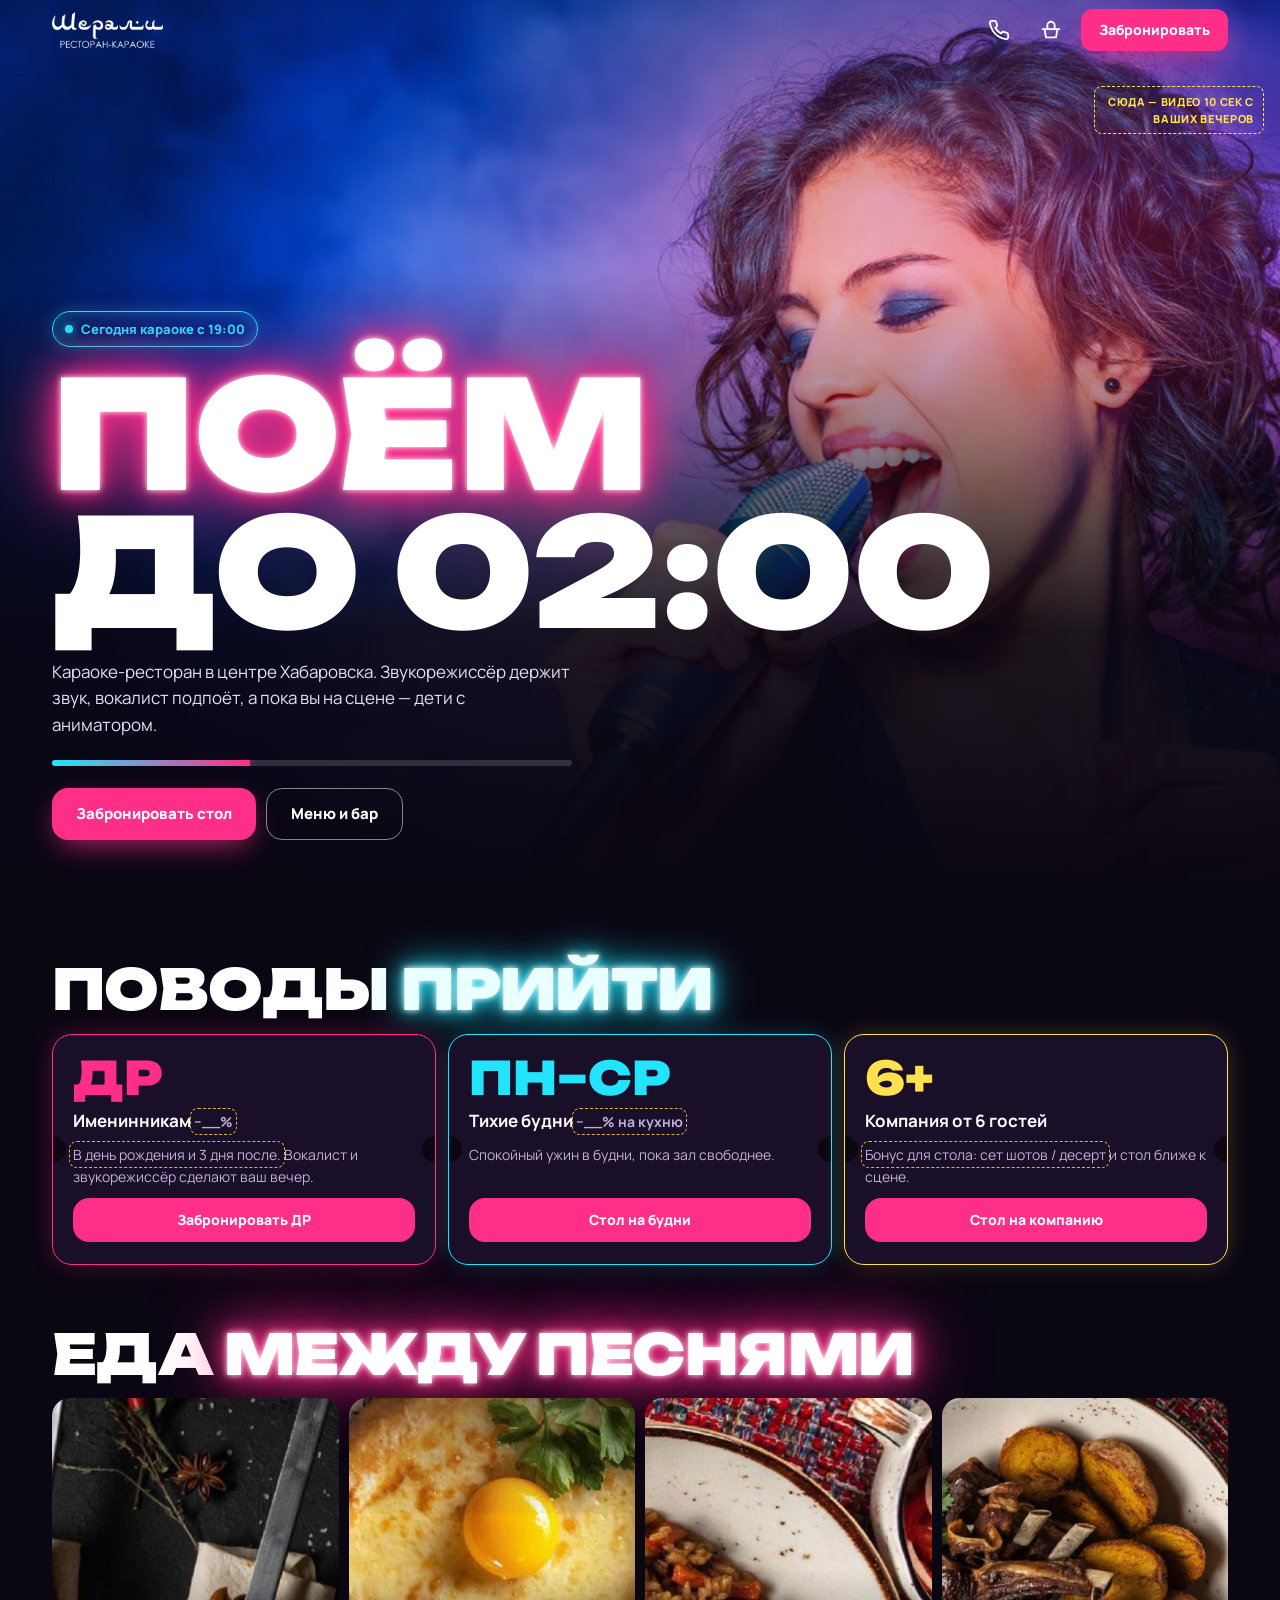
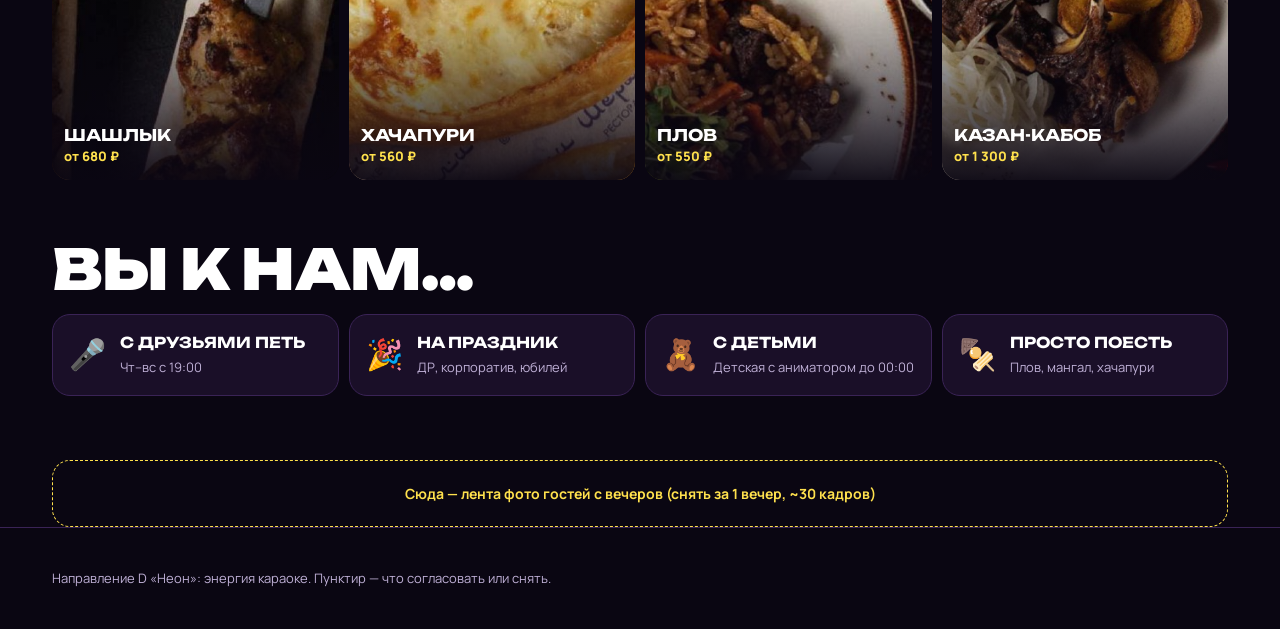
<file: concepts/d.html>
<!doctype html>
<html lang="ru">
<head>
<meta charset="utf-8">
<meta name="viewport" content="width=device-width, initial-scale=1, viewport-fit=cover">
<meta name="theme-color" content="#0a0612">
<meta name="robots" content="noindex, nofollow">
<title>Направление D «Неон» — Шерали</title>
<link rel="preconnect" href="https://fonts.googleapis.com"><link rel="preconnect" href="https://fonts.gstatic.com" crossorigin>
<link href="https://fonts.googleapis.com/css2?family=Unbounded:wght@600;800;900&family=Manrope:wght@500;700;800&display=swap" rel="stylesheet">
<link rel="stylesheet" href="base.css">
<style>
:root{--bg:#0a0612;--bg2:#160c22;--card:#1a0f28;--line:#3a2356;--text:#fff;--muted:#bfb0d6;--pink:#ff2e88;--cyan:#22e4ff;--yel:#ffe14d;--disp:'Unbounded',system-ui,sans-serif}
body{background:var(--bg)}
.btn-gold{background:var(--pink);color:#fff;box-shadow:0 0 0 0 rgba(255,46,136,.6),0 10px 30px -8px rgba(255,46,136,.8);animation:beat 1.8s infinite}
@keyframes beat{50%{box-shadow:0 0 0 10px rgba(255,46,136,0),0 10px 30px -8px rgba(255,46,136,.8)}}
.abar .btn-gold{background:var(--pink);color:#fff}
.ico .n{background:var(--pink);color:#fff}
.disp{font-family:var(--disp);font-weight:900;line-height:.92;letter-spacing:-.01em;text-transform:uppercase}
.neon{color:#fff;text-shadow:0 0 6px #fff,0 0 18px var(--pink),0 0 42px var(--pink),0 0 80px var(--pink)}
.neon-c{color:#eaffff;text-shadow:0 0 6px #fff,0 0 18px var(--cyan),0 0 42px var(--cyan)}
.flick{animation:flick 6s infinite}
@keyframes flick{0%,19%,21%,23%,80%,100%{opacity:1}20%,22%{opacity:.35}81%{opacity:.7}}
/* hero */
.hero{position:relative;min-height:100svh;overflow:hidden;display:flex;flex-direction:column;justify-content:flex-end;padding:90px 0 calc(100px + var(--sb))}
@media(min-width:768px){.hero{padding-bottom:60px}}
.hero .bg{position:absolute;inset:0}
.hero .bg img{width:100%;height:100%;object-fit:cover;object-position:70% 30%;filter:saturate(1.3) contrast(1.05)}
.hero .bg::after{content:"";position:absolute;inset:0;background:radial-gradient(70% 50% at 80% 25%,rgba(255,46,136,.35),transparent 70%),linear-gradient(180deg,rgba(10,6,18,.3),rgba(10,6,18,.1) 30%,rgba(10,6,18,.92) 70%,var(--bg))}
.hero .wrap{position:relative;z-index:1;width:100%}
.live{display:inline-flex;align-items:center;gap:8px;font-weight:800;font-size:13px;padding:7px 12px;border-radius:999px;border:1.5px solid var(--cyan);color:var(--cyan);box-shadow:0 0 16px rgba(34,228,255,.35) inset,0 0 16px rgba(34,228,255,.25);margin-bottom:18px}
.live i{width:8px;height:8px;border-radius:50%;background:var(--cyan);box-shadow:0 0 10px var(--cyan);animation:flick 2s infinite}
.hero h1{font-size:clamp(54px,14vw,150px)}
.hero h1 span{display:block}
.hero p{font-size:17px;color:#e6dcf5;max-width:520px;margin:18px 0 22px}
.bar{height:6px;border-radius:3px;background:rgba(255,255,255,.15);overflow:hidden;max-width:520px;margin-bottom:22px}
.bar i{display:block;height:100%;width:38%;background:linear-gradient(90deg,var(--cyan),var(--pink));box-shadow:0 0 12px var(--pink);animation:prog 8s linear infinite}
@keyframes prog{from{width:0}to{width:100%}}
.hero .row{display:flex;gap:10px;flex-wrap:wrap}
.hero .row .btn{flex:1 1 auto}
@media(min-width:768px){.hero .row .btn{flex:0 0 auto}}
.btn-line{background:transparent;border:1.5px solid rgba(255,255,255,.5);color:#fff}
.slot{position:absolute;right:16px;top:86px;z-index:2;font-size:11px;font-weight:800;letter-spacing:.06em;text-transform:uppercase;padding:6px 9px;border-radius:8px;border:1.5px dashed var(--yel);color:var(--yel);max-width:170px;text-align:right}
/* tickets */
section{padding:64px 0 0}
.h{font-size:clamp(30px,6vw,56px);margin-bottom:18px}
.tix{display:grid;grid-auto-flow:column;grid-auto-columns:84%;gap:12px;overflow-x:auto;scroll-snap-type:x mandatory;margin:0 -16px;padding:0 16px 8px;scrollbar-width:none}
.tix::-webkit-scrollbar{display:none}
@media(min-width:900px){.tix{grid-auto-flow:row;grid-template-columns:repeat(3,1fr);overflow:visible;margin:0;padding:0}}
.tk{scroll-snap-align:start;position:relative;border-radius:20px;padding:22px 20px;background:var(--card);border:1.5px solid var(--line);overflow:hidden;display:flex;flex-direction:column;gap:10px;min-height:220px}
.tk::before,.tk::after{content:"";position:absolute;top:50%;width:26px;height:26px;border-radius:50%;background:var(--bg);margin-top:-13px}
.tk::before{left:-13px}.tk::after{right:-13px}
.tk .big{font-family:var(--disp);font-weight:900;font-size:46px;line-height:.9}
.tk.p{border-color:var(--pink);box-shadow:0 0 24px rgba(255,46,136,.25)}.tk.p .big{color:var(--pink)}
.tk.c{border-color:var(--cyan);box-shadow:0 0 24px rgba(34,228,255,.2)}.tk.c .big{color:var(--cyan)}
.tk.y{border-color:var(--yel);box-shadow:0 0 24px rgba(255,225,77,.18)}.tk.y .big{color:var(--yel)}
.tk b{font-size:17px}
.tk span{font-size:14px;color:var(--muted)}
.tk .btn{margin-top:auto;min-height:44px;font-size:14px;animation:none;box-shadow:none}
/* songs + food */
.food{display:grid;grid-template-columns:1fr 1fr;gap:10px}
@media(min-width:900px){.food{grid-template-columns:repeat(4,1fr)}}
.fd{position:relative;border-radius:18px;overflow:hidden;aspect-ratio:3/4;background:#000}
.fd img{width:100%;height:100%;object-fit:cover}
.fd::after{content:"";position:absolute;inset:0;background:linear-gradient(180deg,transparent 45%,rgba(10,6,18,.95))}
.fd div{position:absolute;left:12px;right:12px;bottom:12px;z-index:1}
.fd b{display:block;font-family:var(--disp);font-size:16px;line-height:1.05;text-transform:uppercase}
.fd span{font-size:13px;color:var(--yel);font-weight:800}
.who{display:grid;gap:10px}
@media(min-width:900px){.who{grid-template-columns:repeat(4,1fr)}}
.wh{display:flex;align-items:center;gap:14px;padding:16px;border-radius:18px;border:1.5px solid var(--line);background:var(--card)}
.wh .e{font-size:30px}
.wh b{display:block;font-family:var(--disp);font-size:15px;text-transform:uppercase}
.wh span{font-size:13px;color:var(--muted)}
.wh:hover{border-color:var(--pink)}
.ph-slot{border:1.5px dashed var(--yel);border-radius:18px;padding:22px;color:var(--yel);font-weight:700;text-align:center;font-size:14px}
</style>
</head>
<body>
<header class="top"><div class="wrap">
  <a class="logo" href="v2.html"><img src="../img/logo.png" alt="Шерали"></a><div class="sp"></div>
  <a class="ico" href="tel:+74212575555" aria-label="Позвонить"><svg viewBox="0 0 24 24" fill="none" stroke="currentColor" stroke-width="2"><path d="M22 16.9v3a2 2 0 0 1-2.2 2 19.8 19.8 0 0 1-8.6-3.1 19.5 19.5 0 0 1-6-6A19.8 19.8 0 0 1 2.1 4.2 2 2 0 0 1 4.1 2h3a2 2 0 0 1 2 1.7c.1.9.4 1.8.7 2.7a2 2 0 0 1-.5 2.1L8 9.8a16 16 0 0 0 6 6l1.3-1.3a2 2 0 0 1 2.1-.4c.9.3 1.8.6 2.7.7a2 2 0 0 1 1.7 2z"/></svg></a>
  <a class="ico" href="../menu.html#table" aria-label="Ваш стол"><svg viewBox="0 0 24 24" fill="none" stroke="currentColor" stroke-width="2" stroke-linecap="round"><path d="M3 11h18M5 11l1.5 9h11L19 11M8 11V7a4 4 0 0 1 8 0v4"/></svg><span class="n" data-cart-n hidden></span></a>
  <button class="btn btn-gold" data-book="Караоке-вечер">Забронировать</button>
</div></header>

<section class="hero" style="padding-top:90px">
  <div class="bg"><img src="../img/karaoke.jpg" alt=""></div>
  <div class="slot">Сюда — видео 10 сек с ваших вечеров</div>
  <div class="wrap">
    <div class="live"><i></i><span id="live"></span></div>
    <h1 class="disp"><span class="neon flick">Поём</span><span>до 02:00</span></h1>
    <p>Караоке-ресторан в центре Хабаровска. Звукорежиссёр держит звук, вокалист подпоёт, а пока вы на сцене — дети с аниматором.</p>
    <div class="bar"><i></i></div>
    <div class="row">
      <button class="btn btn-gold" data-book="Караоке-вечер">Забронировать стол</button>
      <a class="btn btn-line" href="../menu.html">Меню и бар</a>
    </div>
  </div>
</section>

<main class="wrap">
  <section>
    <h2 class="disp h">Поводы <span class="neon-c">прийти</span></h2>
    <div class="tix">
      <div class="tk p"><div class="big">ДР</div><b>Именинникам <span class="ph" title="Размер скидки согласовать с рестораном">−__%</span></b><span><span class="ph" title="Условия согласовать">В день рождения и 3 дня после.</span> Вокалист и звукорежиссёр сделают ваш вечер.</span><button class="btn btn-gold" data-book="Праздник">Забронировать ДР</button></div>
      <div class="tk c"><div class="big">ПН–СР</div><b>Тихие будни <span class="ph" title="Акцию согласовать с рестораном">−__% на кухню</span></b><span>Спокойный ужин в будни, пока зал свободнее.</span><button class="btn btn-gold" data-book="Ужин">Стол на будни</button></div>
      <div class="tk y"><div class="big">6+</div><b>Компания от 6 гостей</b><span><span class="ph" title="Бонус согласовать">Бонус для стола: сет шотов / десерт</span> и стол ближе к сцене.</span><button class="btn btn-gold" data-book="Караоке-вечер">Стол на компанию</button></div>
    </div>
  </section>

  <section>
    <h2 class="disp h">Еда <span class="neon">между песнями</span></h2>
    <div class="food" id="food"></div>
  </section>

  <section>
    <h2 class="disp h">Вы к нам…</h2>
    <div class="who">
      <a class="wh" href="#" data-book="Караоке-вечер"><span class="e">🎤</span><div><b>С друзьями петь</b><span>Чт–вс с 19:00</span></div></a>
      <a class="wh" href="#" data-book="Праздник"><span class="e">🎉</span><div><b>На праздник</b><span>ДР, корпоратив, юбилей</span></div></a>
      <a class="wh" href="#" data-book="Ужин"><span class="e">🧸</span><div><b>С детьми</b><span>Детская с аниматором до 00:00</span></div></a>
      <a class="wh" href="../menu.html"><span class="e">🍢</span><div><b>Просто поесть</b><span>Плов, мангал, хачапури</span></div></a>
    </div>
  </section>

  <section><div class="ph-slot">Сюда — лента фото гостей с вечеров (снять за 1 вечер, ~30 кадров)</div></section>
</main>
<footer><div class="wrap">Направление D «Неон»: энергия караоке. Пунктир — что согласовать или снять.</div></footer>

<div class="abar">
  <a href="tel:+74212575555"><svg viewBox="0 0 24 24" fill="none" stroke="currentColor" stroke-width="2"><path d="M22 16.9v3a2 2 0 0 1-2.2 2 19.8 19.8 0 0 1-8.6-3.1 19.5 19.5 0 0 1-6-6A19.8 19.8 0 0 1 2.1 4.2 2 2 0 0 1 4.1 2h3a2 2 0 0 1 2 1.7c.1.9.4 1.8.7 2.7a2 2 0 0 1-.5 2.1L8 9.8a16 16 0 0 0 6 6l1.3-1.3a2 2 0 0 1 2.1-.4c.9.3 1.8.6 2.7.7a2 2 0 0 1 1.7 2z"/></svg>Звонок</a>
  <a href="../menu.html"><svg viewBox="0 0 24 24" fill="none" stroke="currentColor" stroke-width="2"><path d="M4 5a2 2 0 0 1 2-2h12v18H6a2 2 0 0 1-2-2z"/><path d="M8 7h6M8 11h6"/></svg>Меню</a>
  <button class="btn-gold" data-book="Караоке-вечер">Забронировать</button>
</div>
<div class="toast" id="toast"></div>
<script src="../menu-data.js"></script>
<script src="kit.js"></script>
<script>
(function(){
  var K=KIT,T=K.time;
  document.getElementById('live').textContent=T.karaokeNow?'Караоке идёт сейчас':(T.karaokeDay?'Сегодня караоке с 19:00':'Караоке чт–вс с 19:00');
  var F=['shashlyk','hachapuri','plov','kazan-kabob'].filter(function(id){return K.byId[id]});
  document.getElementById('food').innerHTML=F.map(function(id){var d=K.byId[id];return '<a class="fd" href="../menu.html#'+d.sec+'"><img src="'+K.img(id,1)+'" alt="" loading="lazy"><div><b>'+d.name+'</b><span>от '+K.rub(K.minP(d))+'</span></div></a>'}).join('');
})();
</script>
</body>
</html>
</file>
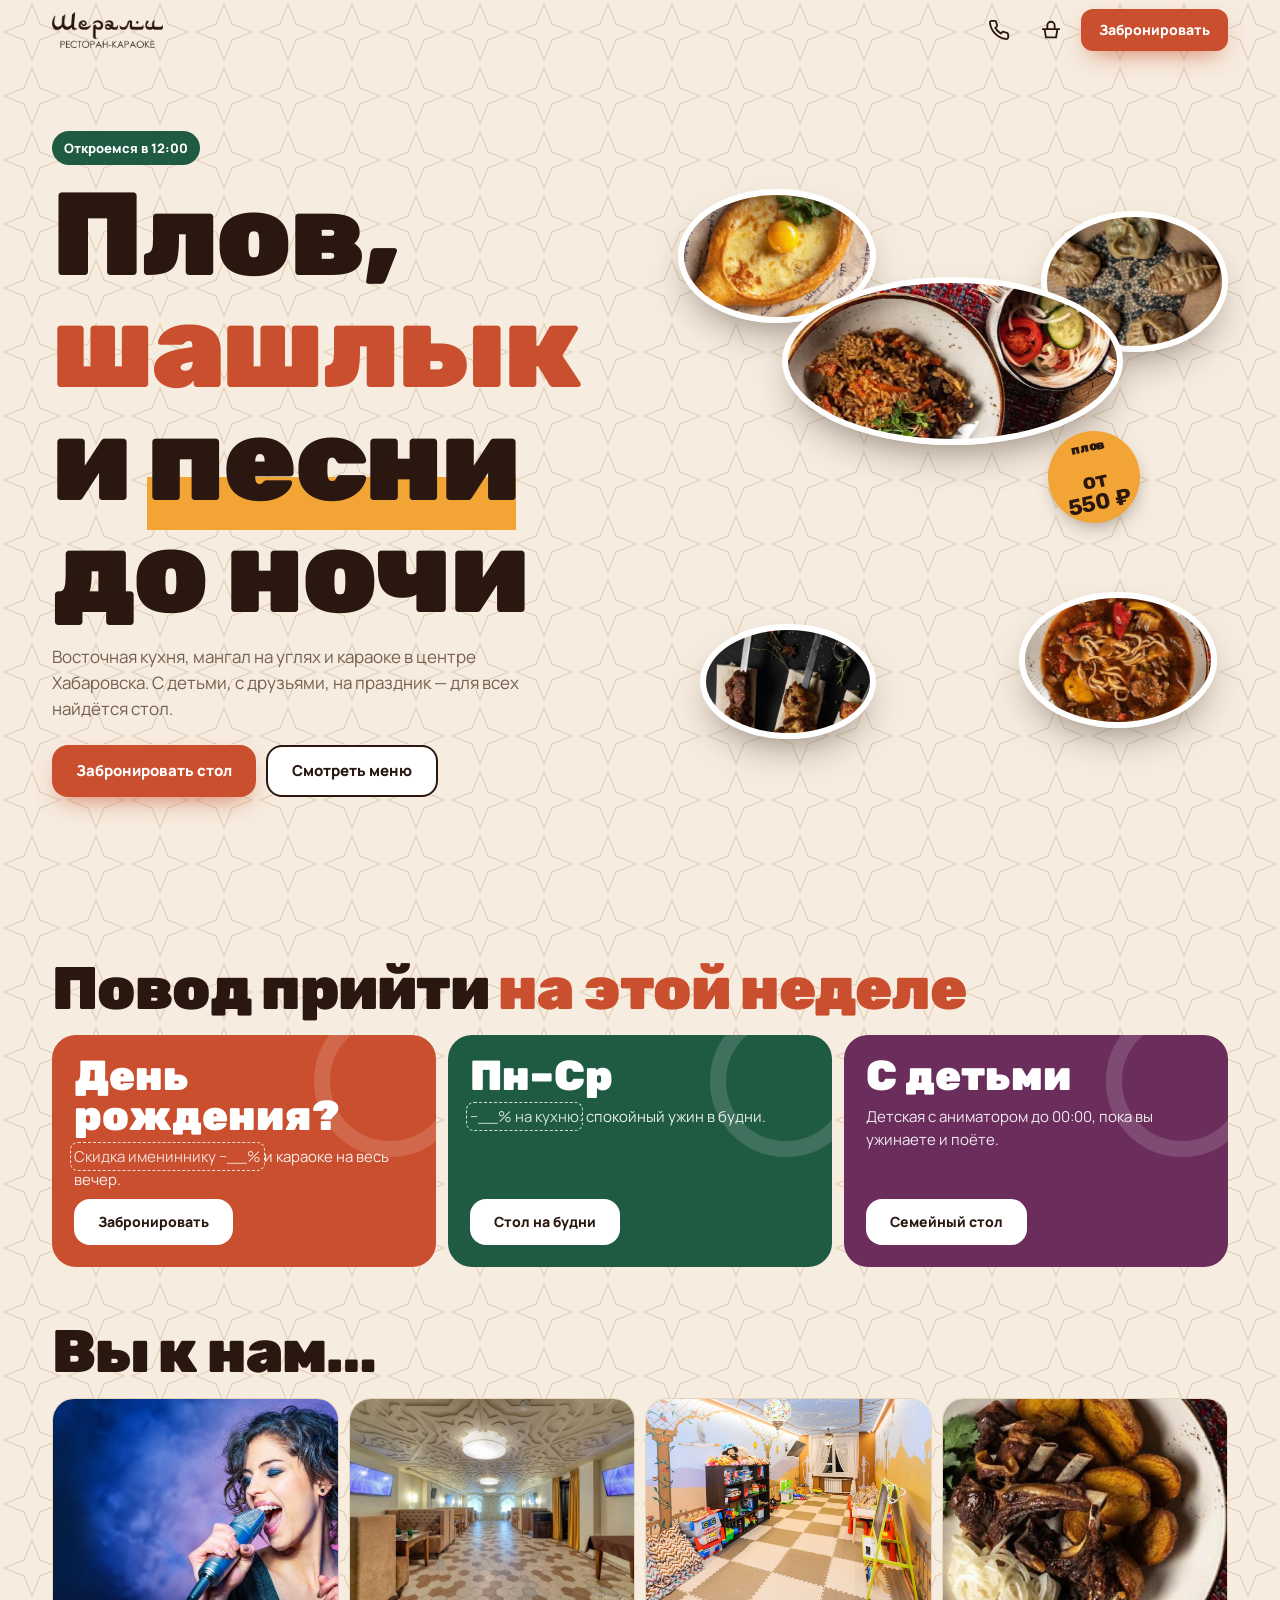
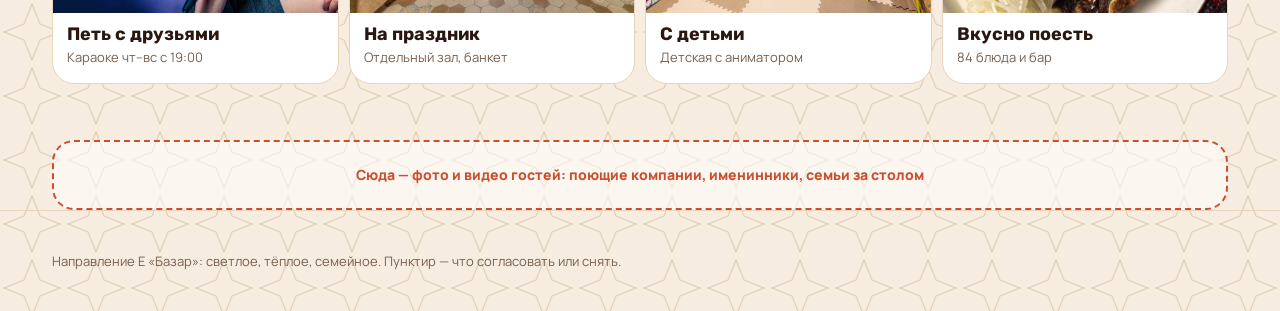
<file: concepts/e.html>
<!doctype html>
<html lang="ru">
<head>
<meta charset="utf-8">
<meta name="viewport" content="width=device-width, initial-scale=1, viewport-fit=cover">
<meta name="theme-color" content="#f6ecdf">
<meta name="robots" content="noindex, nofollow">
<title>Направление E «Базар» — Шерали</title>
<link rel="preconnect" href="https://fonts.googleapis.com"><link rel="preconnect" href="https://fonts.gstatic.com" crossorigin>
<link href="https://fonts.googleapis.com/css2?family=Rubik:wght@500;700;800;900&family=Manrope:wght@500;700;800&display=swap" rel="stylesheet">
<link rel="stylesheet" href="base.css">
<style>
:root{--bg:#f6ecdf;--bg2:#fffaf3;--card:#fffaf3;--line:#e6d4bd;--text:#2a1810;--muted:#76604f;--terra:#c94f2e;--saff:#f2a535;--green:#1f5a43;--plum:#6b2d5c;--disp:'Rubik',system-ui,sans-serif}
body{background:var(--bg) url("data:image/svg+xml,%3Csvg xmlns='http://www.w3.org/2000/svg' width='64' height='64' viewBox='0 0 64 64'%3E%3Cpath d='M32 4l8 20 20 8-20 8-8 20-8-20-20-8 20-8z' fill='none' stroke='%23e2cfb4' stroke-width='1.2'/%3E%3C/svg%3E")}
.btn-gold{background:var(--terra);color:#fff;box-shadow:0 10px 24px -10px rgba(201,79,46,.8)}
.abar{background:rgba(255,250,243,.96);border-color:var(--line)}
.abar a,.abar button{background:#fff;border-color:var(--line)}
.abar .btn-gold{background:var(--terra);color:#fff}
.top.solid{background:rgba(246,236,223,.95)}
.top .logo img{filter:brightness(0) saturate(100%) invert(10%) sepia(19%) saturate(1500%) hue-rotate(340deg)}
.ico .n{background:var(--terra);color:#fff}
.shade{background:rgba(42,24,16,.45)}
.fld input,.fld select{background:#fff}
.disp{font-family:var(--disp);font-weight:900;line-height:.95;letter-spacing:-.02em}
/* hero */
.hero{position:relative;padding:84px 0 calc(110px + var(--sb));overflow:hidden}
@media(min-width:768px){.hero{padding-bottom:60px}}
.hero .wrap{position:relative;display:grid;grid-template-columns:1fr;gap:18px}
@media(min-width:1000px){.hero .wrap{grid-template-columns:1.05fr .95fr;align-items:center;min-height:calc(100vh - 140px)}}
.stk{display:inline-flex;align-items:center;gap:8px;font-weight:800;font-size:13px;padding:7px 12px;border-radius:999px;background:var(--green);color:#fff}
.hero h1{font-size:clamp(50px,12vw,118px);color:var(--text);margin-top:14px}
.hero h1 em{font-style:normal;color:var(--terra)}
.hero h1 u{text-decoration:none;background:linear-gradient(transparent 62%,var(--saff) 62%)}
.hero p{font-size:17px;color:var(--muted);max-width:520px;margin:16px 0 22px}
.hero .row{display:flex;gap:10px;flex-wrap:wrap}
.hero .row .btn{flex:1 1 auto}
@media(min-width:768px){.hero .row .btn{flex:0 0 auto}}
.btn-out{background:#fff;border:2px solid var(--text);color:var(--text)}
/* plates */
.plates{position:relative;aspect-ratio:1;max-width:560px;width:100%;justify-self:center}
.pl{position:absolute;border-radius:50%;overflow:hidden;box-shadow:0 18px 40px -16px rgba(42,24,16,.55);border:6px solid #fff;animation:float 6s ease-in-out infinite}
.pl img{width:100%;height:100%;object-fit:cover}
.pl:nth-child(1){width:62%;left:19%;top:16%;z-index:2}
.pl:nth-child(2){width:36%;left:0;top:0;animation-delay:-2s}
.pl:nth-child(3){width:34%;right:0;top:4%;animation-delay:-4s}
.pl:nth-child(4){width:32%;left:4%;bottom:0;animation-delay:-1s}
.pl:nth-child(5){width:36%;right:2%;bottom:2%;animation-delay:-3s}
@keyframes float{50%{transform:translateY(-8px) rotate(2deg)}}
.price{position:absolute;z-index:3;font-family:var(--disp);font-weight:900;background:var(--saff);color:var(--text);border-radius:50%;width:92px;height:92px;display:grid;place-items:center;text-align:center;line-height:1;font-size:13px;transform:rotate(-12deg);box-shadow:0 8px 20px -8px rgba(42,24,16,.5);right:16%;top:44%}
.price b{display:block;font-size:22px}
/* offers */
section{padding:56px 0 0}
.h{font-size:clamp(34px,6vw,60px);margin-bottom:18px}
.offers{display:grid;gap:12px}
@media(min-width:900px){.offers{grid-template-columns:repeat(3,1fr)}}
.of{border-radius:24px;padding:22px;display:flex;flex-direction:column;gap:8px;color:#fff;min-height:200px;position:relative;overflow:hidden}
.of .big{font-family:var(--disp);font-weight:900;font-size:42px;line-height:.95}
.of span{opacity:.9;font-size:15px}
.of .btn{margin-top:auto;background:#fff;color:var(--text);box-shadow:none;min-height:46px;font-size:14px;align-self:flex-start}
.of.t{background:var(--terra)}.of.g{background:var(--green)}.of.p{background:var(--plum)}
.of .ph{outline-color:#fff}
.of::after{content:"";position:absolute;right:-30px;top:-30px;width:120px;height:120px;border-radius:50%;border:16px solid rgba(255,255,255,.14)}
/* who */
.who{display:grid;grid-template-columns:1fr 1fr;gap:10px}
@media(min-width:900px){.who{grid-template-columns:repeat(4,1fr)}}
.wh{border-radius:22px;overflow:hidden;background:#fff;border:1px solid var(--line);display:flex;flex-direction:column}
.wh img{aspect-ratio:4/3;object-fit:cover;width:100%}
.wh div{padding:12px 14px 14px}
.wh b{display:block;font-family:var(--disp);font-size:18px;line-height:1.1}
.wh span{font-size:13px;color:var(--muted)}
.ph-slot{border:2px dashed var(--terra);border-radius:22px;padding:22px;color:var(--terra);font-weight:800;text-align:center;font-size:14px;background:rgba(255,255,255,.5)}
footer{border-color:var(--line)}
.toast{background:var(--text);color:#fff}
</style>
</head>
<body>
<header class="top"><div class="wrap">
  <a class="logo" href="v2.html"><img src="../img/logo.png" alt="Шерали"></a><div class="sp"></div>
  <a class="ico" href="tel:+74212575555" aria-label="Позвонить"><svg viewBox="0 0 24 24" fill="none" stroke="currentColor" stroke-width="2"><path d="M22 16.9v3a2 2 0 0 1-2.2 2 19.8 19.8 0 0 1-8.6-3.1 19.5 19.5 0 0 1-6-6A19.8 19.8 0 0 1 2.1 4.2 2 2 0 0 1 4.1 2h3a2 2 0 0 1 2 1.7c.1.9.4 1.8.7 2.7a2 2 0 0 1-.5 2.1L8 9.8a16 16 0 0 0 6 6l1.3-1.3a2 2 0 0 1 2.1-.4c.9.3 1.8.6 2.7.7a2 2 0 0 1 1.7 2z"/></svg></a>
  <a class="ico" href="../menu.html#table" aria-label="Ваш стол"><svg viewBox="0 0 24 24" fill="none" stroke="currentColor" stroke-width="2" stroke-linecap="round"><path d="M3 11h18M5 11l1.5 9h11L19 11M8 11V7a4 4 0 0 1 8 0v4"/></svg><span class="n" data-cart-n hidden></span></a>
  <button class="btn btn-gold" data-book>Забронировать</button>
</div></header>

<section class="hero" style="padding-top:84px">
  <div class="wrap">
    <div>
      <span class="stk" id="stk"></span>
      <h1 class="disp">Плов, <em>шашлык</em> и <u>песни</u> до ночи</h1>
      <p>Восточная кухня, мангал на углях и караоке в центре Хабаровска. С детьми, с друзьями, на праздник — для всех найдётся стол.</p>
      <div class="row">
        <button class="btn btn-gold" data-book>Забронировать стол</button>
        <a class="btn btn-out" href="../menu.html">Смотреть меню</a>
      </div>
    </div>
    <div class="plates" id="plates"></div>
  </div>
</section>

<main class="wrap">
  <section>
    <h2 class="disp h">Повод прийти <span style="color:var(--terra)">на этой неделе</span></h2>
    <div class="offers">
      <div class="of t"><div class="big">День рождения?</div><span><span class="ph" title="Размер скидки согласовать">Скидка имениннику −__%</span> и караоке на весь вечер.</span><button class="btn" data-book="Праздник">Забронировать</button></div>
      <div class="of g"><div class="big">Пн–Ср</div><span><span class="ph" title="Акцию согласовать">−__% на кухню</span>: спокойный ужин в будни.</span><button class="btn" data-book="Ужин">Стол на будни</button></div>
      <div class="of p"><div class="big">С детьми</div><span>Детская с аниматором до 00:00, пока вы ужинаете и поёте.</span><button class="btn" data-book="Ужин">Семейный стол</button></div>
    </div>
  </section>

  <section>
    <h2 class="disp h">Вы к нам…</h2>
    <div class="who">
      <a class="wh" href="#" data-book="Караоке-вечер"><img src="../img/karaoke.jpg" alt="" loading="lazy"><div><b>Петь с друзьями</b><span>Караоке чт–вс с 19:00</span></div></a>
      <a class="wh" href="#" data-book="Праздник"><img src="../img/hall-big.jpg" alt="" loading="lazy"><div><b>На праздник</b><span>Отдельный зал, банкет</span></div></a>
      <a class="wh" href="#" data-book="Ужин"><img src="../img/kids.jpg" alt="" loading="lazy"><div><b>С детьми</b><span>Детская с аниматором</span></div></a>
      <a class="wh" href="../menu.html"><img id="eatImg" alt="" loading="lazy"><div><b>Вкусно поесть</b><span>84 блюда и бар</span></div></a>
    </div>
  </section>

  <section><div class="ph-slot">Сюда — фото и видео гостей: поющие компании, именинники, семьи за столом</div></section>
</main>
<footer><div class="wrap">Направление E «Базар»: светлое, тёплое, семейное. Пунктир — что согласовать или снять.</div></footer>

<div class="abar">
  <a href="tel:+74212575555"><svg viewBox="0 0 24 24" fill="none" stroke="currentColor" stroke-width="2"><path d="M22 16.9v3a2 2 0 0 1-2.2 2 19.8 19.8 0 0 1-8.6-3.1 19.5 19.5 0 0 1-6-6A19.8 19.8 0 0 1 2.1 4.2 2 2 0 0 1 4.1 2h3a2 2 0 0 1 2 1.7c.1.9.4 1.8.7 2.7a2 2 0 0 1-.5 2.1L8 9.8a16 16 0 0 0 6 6l1.3-1.3a2 2 0 0 1 2.1-.4c.9.3 1.8.6 2.7.7a2 2 0 0 1 1.7 2z"/></svg>Звонок</a>
  <a href="../menu.html"><svg viewBox="0 0 24 24" fill="none" stroke="currentColor" stroke-width="2"><path d="M4 5a2 2 0 0 1 2-2h12v18H6a2 2 0 0 1-2-2z"/><path d="M8 7h6M8 11h6"/></svg>Меню</a>
  <button class="btn-gold" data-book>Забронировать</button>
</div>
<div class="toast" id="toast"></div>
<script src="../menu-data.js"></script>
<script src="kit.js"></script>
<script>
(function(){
  var K=KIT,T=K.time;
  document.getElementById('stk').textContent=T.open?'● Открыто до '+T.until:'Откроемся в 12:00';
  var P=['plov','hachapuri','manty','shashlyk','lagman-s-telyatinoy'].filter(function(id){return K.byId[id]});
  document.getElementById('plates').innerHTML=P.map(function(id){return '<div class="pl"><img src="'+K.img(id,1)+'" alt="'+K.byId[id].name+'"></div>'}).join('')+
    '<div class="price">плов<b>от '+K.rub(K.minP(K.byId.plov))+'</b></div>';
  document.getElementById('eatImg').src=K.img('kazan-kabob',1);
})();
</script>
</body>
</html>
</file>
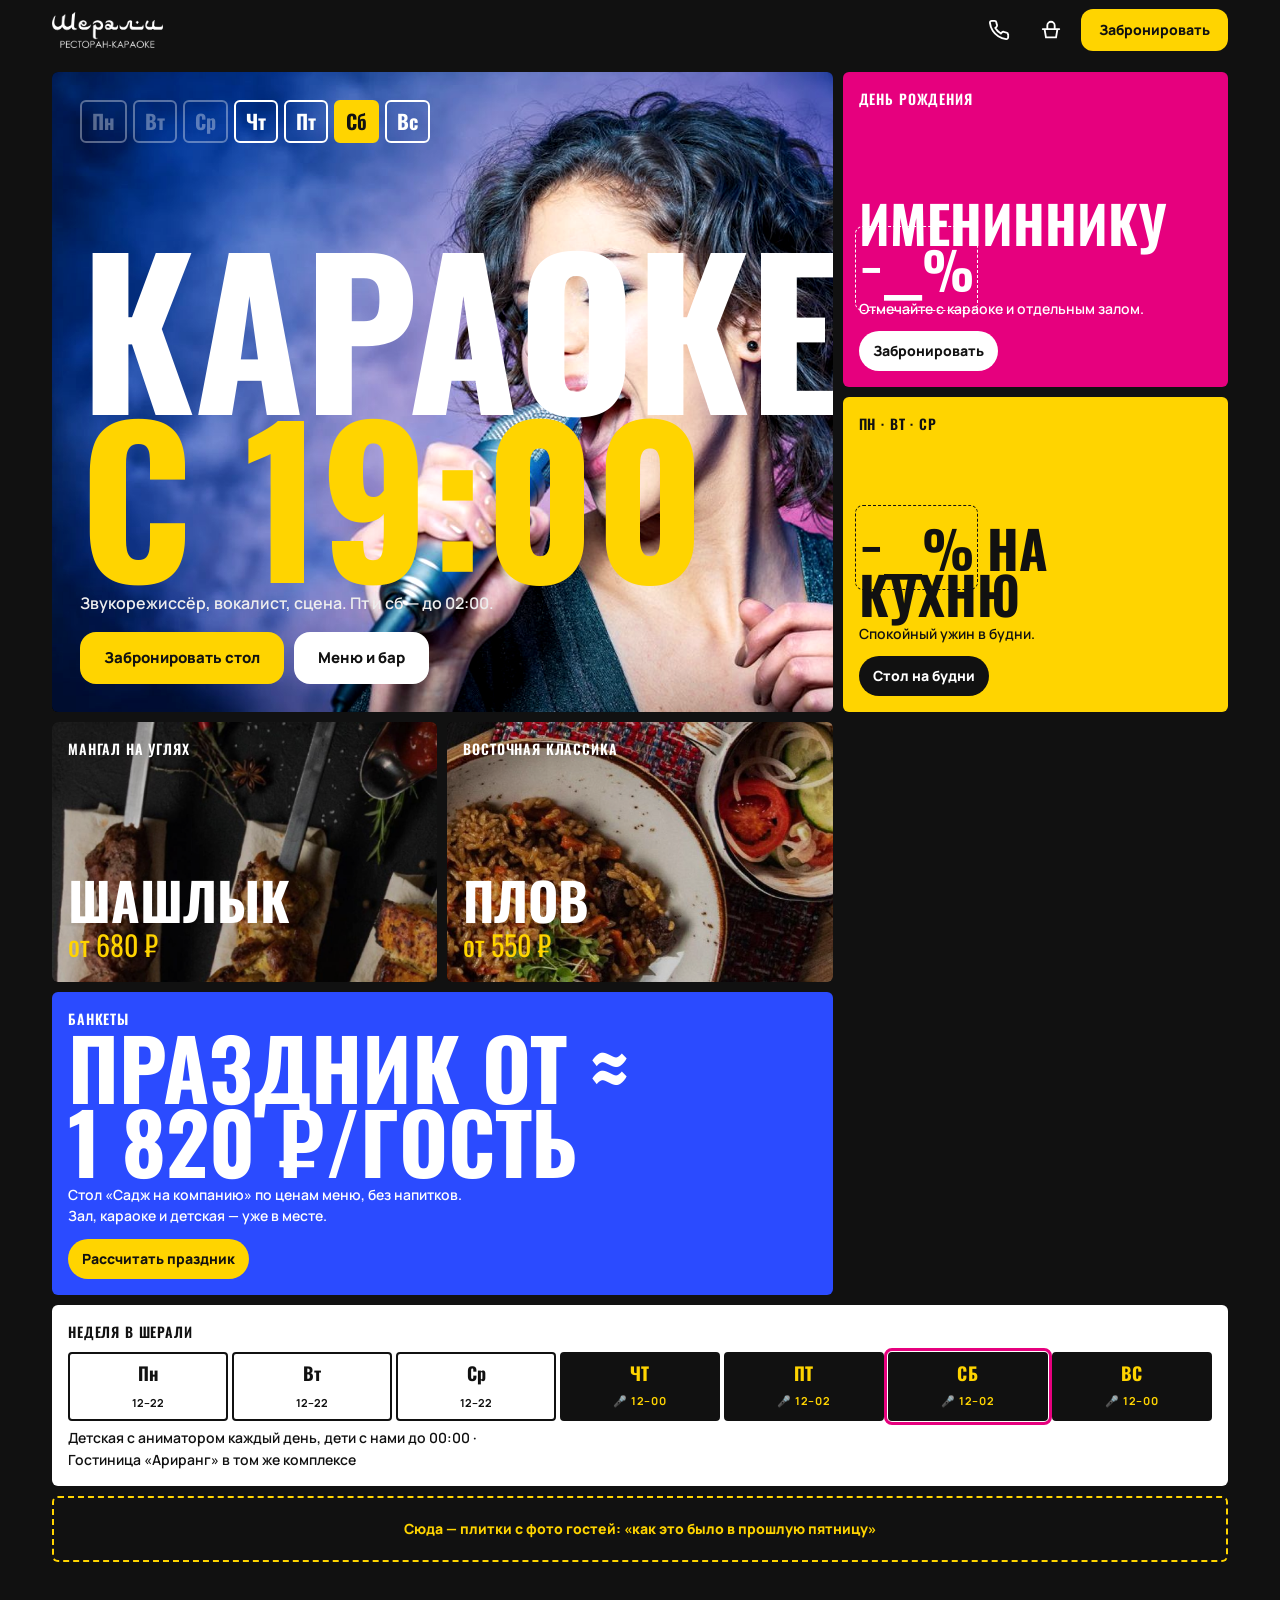
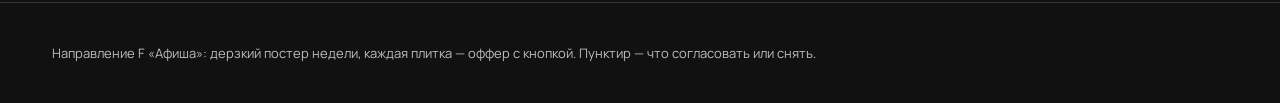
<file: concepts/f.html>
<!doctype html>
<html lang="ru">
<head>
<meta charset="utf-8">
<meta name="viewport" content="width=device-width, initial-scale=1, viewport-fit=cover">
<meta name="theme-color" content="#111">
<meta name="robots" content="noindex, nofollow">
<title>Направление F «Афиша» — Шерали</title>
<link rel="preconnect" href="https://fonts.googleapis.com"><link rel="preconnect" href="https://fonts.gstatic.com" crossorigin>
<link href="https://fonts.googleapis.com/css2?family=Oswald:wght@500;600;700&family=Manrope:wght@500;700;800&display=swap" rel="stylesheet">
<link rel="stylesheet" href="base.css">
<style>
:root{--bg:#111;--bg2:#1b1b1b;--card:#1b1b1b;--line:#333;--text:#fff;--muted:#bdbdbd;--mag:#e6007e;--yel:#ffd400;--blue:#2b4bff;--disp:'Oswald',system-ui,sans-serif}
.btn-gold{background:var(--yel);color:#111;box-shadow:none}
.abar .btn-gold{background:var(--yel);color:#111}
.ico .n{background:var(--yel);color:#111}
.disp{font-family:var(--disp);font-weight:700;line-height:.9;text-transform:uppercase;letter-spacing:-.005em}
main.wrap{padding-top:72px}
/* poster grid */
.poster{display:grid;grid-template-columns:repeat(6,1fr);gap:8px}
.tile{position:relative;overflow:hidden;border-radius:6px;padding:16px;display:flex;flex-direction:column;justify-content:space-between;min-height:150px;color:#111}
.tile .k{font-family:var(--disp);font-weight:600;font-size:14px;letter-spacing:.06em;text-transform:uppercase}
.tile h2,.tile h3{font-family:var(--disp);font-weight:700;text-transform:uppercase;line-height:.88}
.tile .go{align-self:flex-start;margin-top:12px;font-weight:800;font-size:14px;padding:9px 14px;border-radius:999px;background:#111;color:#fff;border:0}
.t-hero{grid-column:span 6;min-height:min(78svh,640px);background:#000;color:#fff;padding:20px}
.t-hero img{position:absolute;inset:0;width:100%;height:100%;object-fit:cover;object-position:70% 30%;filter:grayscale(.2) contrast(1.1)}
.t-hero::after{content:"";position:absolute;inset:0;background:linear-gradient(180deg,rgba(0,0,0,.2),rgba(0,0,0,.1) 35%,rgba(0,0,0,.85))}
.t-hero>*{position:relative;z-index:1}
.t-hero h1{font-family:var(--disp);font-weight:700;text-transform:uppercase;font-size:clamp(66px,19vw,200px);line-height:.84}
.t-hero h1 span{color:var(--yel)}
.t-hero h1{margin-bottom:14px}
.t-hero .days{display:flex;gap:6px;flex-wrap:wrap}
.t-hero .days b{font-family:var(--disp);font-size:20px;padding:4px 10px;border:2px solid #fff;border-radius:6px}
.t-hero .days b.on{background:var(--yel);color:#111;border-color:var(--yel)}
.t-hero .days b.off{opacity:.35}
.t-hero .row{display:flex;gap:10px;flex-wrap:wrap;margin-top:16px}
.t-hero .row .btn{flex:1 1 auto}
@media(min-width:768px){.t-hero .row .btn{flex:0 0 auto}}
.btn-w{background:#fff;color:#111}
.t-mag{grid-column:span 3;background:var(--mag);color:#fff}.t-mag .go{background:#fff;color:#111}
.t-yel{grid-column:span 3;background:var(--yel)}
.t-blue{grid-column:span 6;background:var(--blue);color:#fff}.t-blue .go{background:var(--yel);color:#111}
.t-food{grid-column:span 3;background:#000;color:#fff;min-height:220px}
.t-food img{position:absolute;inset:0;width:100%;height:100%;object-fit:cover;opacity:.8}
.t-food::after{content:"";position:absolute;inset:0;background:linear-gradient(180deg,transparent 40%,rgba(0,0,0,.85))}
.t-food>*{position:relative;z-index:1}
.t-food .pr{font-family:var(--disp);font-size:28px;color:var(--yel)}
.t-white{grid-column:span 6;background:#fff}
.tile h2{font-size:clamp(40px,10vw,84px)}
.tile h3{font-size:clamp(30px,7vw,52px)}
.tile p{font-size:14px;font-weight:600;margin-top:6px;max-width:420px}
.t-mag .ph,.t-blue .ph{outline-color:#fff}
.t-yel .ph,.t-white .ph{outline-color:#111}
@media(min-width:900px){
  .poster{gap:10px}
  .t-hero{grid-column:span 4;grid-row:span 2;min-height:640px;padding:28px}
  .t-mag,.t-yel{grid-column:span 2}
  .t-food{grid-column:span 2;min-height:260px}
  .t-blue{grid-column:span 4}
  .t-white{grid-column:span 6}
}
.wk{display:grid;grid-template-columns:repeat(7,1fr);gap:4px;margin-top:10px}
.wk div{border:2px solid #111;border-radius:4px;padding:6px 2px;text-align:center;font-family:var(--disp)}
.wk div b{display:block;font-size:18px}
.wk div small{font-size:11px;font-family:var(--sans);font-weight:700}
.wk div.k{background:#111;color:var(--yel)}
.wk div.today{outline:3px solid var(--mag);outline-offset:1px}
.ph-slot{grid-column:span 6;border:2px dashed var(--yel);border-radius:6px;padding:20px;color:var(--yel);font-weight:800;text-align:center;font-size:14px}
footer{margin-top:40px}
</style>
</head>
<body>
<header class="top solid"><div class="wrap">
  <a class="logo" href="v2.html"><img src="../img/logo.png" alt="Шерали"></a><div class="sp"></div>
  <a class="ico" href="tel:+74212575555" aria-label="Позвонить"><svg viewBox="0 0 24 24" fill="none" stroke="currentColor" stroke-width="2"><path d="M22 16.9v3a2 2 0 0 1-2.2 2 19.8 19.8 0 0 1-8.6-3.1 19.5 19.5 0 0 1-6-6A19.8 19.8 0 0 1 2.1 4.2 2 2 0 0 1 4.1 2h3a2 2 0 0 1 2 1.7c.1.9.4 1.8.7 2.7a2 2 0 0 1-.5 2.1L8 9.8a16 16 0 0 0 6 6l1.3-1.3a2 2 0 0 1 2.1-.4c.9.3 1.8.6 2.7.7a2 2 0 0 1 1.7 2z"/></svg></a>
  <a class="ico" href="../menu.html#table" aria-label="Ваш стол"><svg viewBox="0 0 24 24" fill="none" stroke="currentColor" stroke-width="2" stroke-linecap="round"><path d="M3 11h18M5 11l1.5 9h11L19 11M8 11V7a4 4 0 0 1 8 0v4"/></svg><span class="n" data-cart-n hidden></span></a>
  <button class="btn btn-gold" data-book>Забронировать</button>
</div></header>

<main class="wrap">
  <div class="poster">
    <div class="tile t-hero">
      <img src="../img/karaoke.jpg" alt="">
      <div class="days" id="days"></div>
      <div>
        <h1>Караоке<br><span>с 19:00</span></h1>
        <p style="color:#eee;font-size:16px;max-width:460px">Звукорежиссёр, вокалист, сцена. Пт и сб — до 02:00.</p>
        <div class="row"><button class="btn btn-gold" data-book="Караоке-вечер">Забронировать стол</button><a class="btn btn-w" href="../menu.html">Меню и бар</a></div>
      </div>
    </div>
    <div class="tile t-mag"><div class="k">День рождения</div><div><h3>Имениннику <span class="ph" title="Размер скидки согласовать">−__%</span></h3><p>Отмечайте с караоке и отдельным залом.</p><button class="go" data-book="Праздник">Забронировать</button></div></div>
    <div class="tile t-yel"><div class="k">Пн · Вт · Ср</div><div><h3><span class="ph" title="Акцию согласовать">−__%</span> на кухню</h3><p>Спокойный ужин в будни.</p><button class="go" data-book="Ужин">Стол на будни</button></div></div>
    <a class="tile t-food" id="f1" href="../menu.html#mangal"></a>
    <a class="tile t-food" id="f2" href="../menu.html#hot"></a>
    <div class="tile t-blue"><div class="k">Банкеты</div><div><h2>Праздник от ≈ <span id="bq"></span>/гость</h2><p>Стол «Садж на компанию» по ценам меню, без напитков. Зал, караоке и детская — уже в месте.</p><button class="go" data-book="Праздник">Рассчитать праздник</button></div></div>
    <div class="tile t-white"><div class="k">Неделя в Шерали</div><div class="wk" id="wk"></div><p>Детская с аниматором каждый день, дети с нами до 00:00 · Гостиница «Ариранг» в том же комплексе</p></div>
    <div class="ph-slot">Сюда — плитки с фото гостей: «как это было в прошлую пятницу»</div>
  </div>
</main>
<footer><div class="wrap">Направление F «Афиша»: дерзкий постер недели, каждая плитка — оффер с кнопкой. Пунктир — что согласовать или снять.</div></footer>

<div class="abar">
  <a href="tel:+74212575555"><svg viewBox="0 0 24 24" fill="none" stroke="currentColor" stroke-width="2"><path d="M22 16.9v3a2 2 0 0 1-2.2 2 19.8 19.8 0 0 1-8.6-3.1 19.5 19.5 0 0 1-6-6A19.8 19.8 0 0 1 2.1 4.2 2 2 0 0 1 4.1 2h3a2 2 0 0 1 2 1.7c.1.9.4 1.8.7 2.7a2 2 0 0 1-.5 2.1L8 9.8a16 16 0 0 0 6 6l1.3-1.3a2 2 0 0 1 2.1-.4c.9.3 1.8.6 2.7.7a2 2 0 0 1 1.7 2z"/></svg>Звонок</a>
  <a href="../menu.html"><svg viewBox="0 0 24 24" fill="none" stroke="currentColor" stroke-width="2"><path d="M4 5a2 2 0 0 1 2-2h12v18H6a2 2 0 0 1-2-2z"/><path d="M8 7h6M8 11h6"/></svg>Меню</a>
  <button class="btn-gold" data-book>Забронировать</button>
</div>
<div class="toast" id="toast"></div>
<script src="../menu-data.js"></script>
<script src="kit.js"></script>
<script>
(function(){
  var K=KIT,T=K.time,B=K.byId,rub=K.rub;
  var D=[[1,'Пн'],[2,'Вт'],[3,'Ср'],[4,'Чт'],[5,'Пт'],[6,'Сб'],[0,'Вс']];
  document.getElementById('days').innerHTML=D.map(function(d){var k=[0,4,5,6].indexOf(d[0])>-1;return '<b class="'+(d[0]===T.day?'on':(k?'':'off'))+'">'+d[1]+'</b>'}).join('');
  var H={1:'12–22',2:'12–22',3:'12–22',4:'12–00',5:'12–02',6:'12–02',0:'12–00'};
  document.getElementById('wk').innerHTML=D.map(function(d){var k=[0,4,5,6].indexOf(d[0])>-1;return '<div class="'+(k?'k':'')+(d[0]===T.day?' today':'')+'"><b>'+d[1]+'</b><small>'+(k?'🎤 ':'')+H[d[0]]+'</small></div>'}).join('');
  function food(el,id,kick){var d=B[id];if(!d)return;document.getElementById(el).innerHTML='<img src="'+K.img(id,1)+'" alt="" loading="lazy"><div class="k">'+kick+'</div><div><h3>'+d.name+'</h3><div class="pr">от '+rub(K.minP(d))+'</div></div>'}
  food('f1','shashlyk','Мангал на углях');food('f2','plov','Восточная классика');
  // banquet hint: sadzh table for 4 (sadzh, khachapuri, vegetables, bread basket) per guest, from menu prices
  var set=[['sadzh',0],['hachapuri',0],['svezhie-sezonnye-ovoschi-i-zelen',0],['hlebnaya-korzina',0]].filter(function(x){return B[x[0]]});
  var sum=set.reduce(function(a,x){return a+B[x[0]].vars[x[1]].p},0);
  document.getElementById('bq').textContent=rub(Math.round(sum/4/10)*10);
})();
</script>
</body>
</html>
</file>
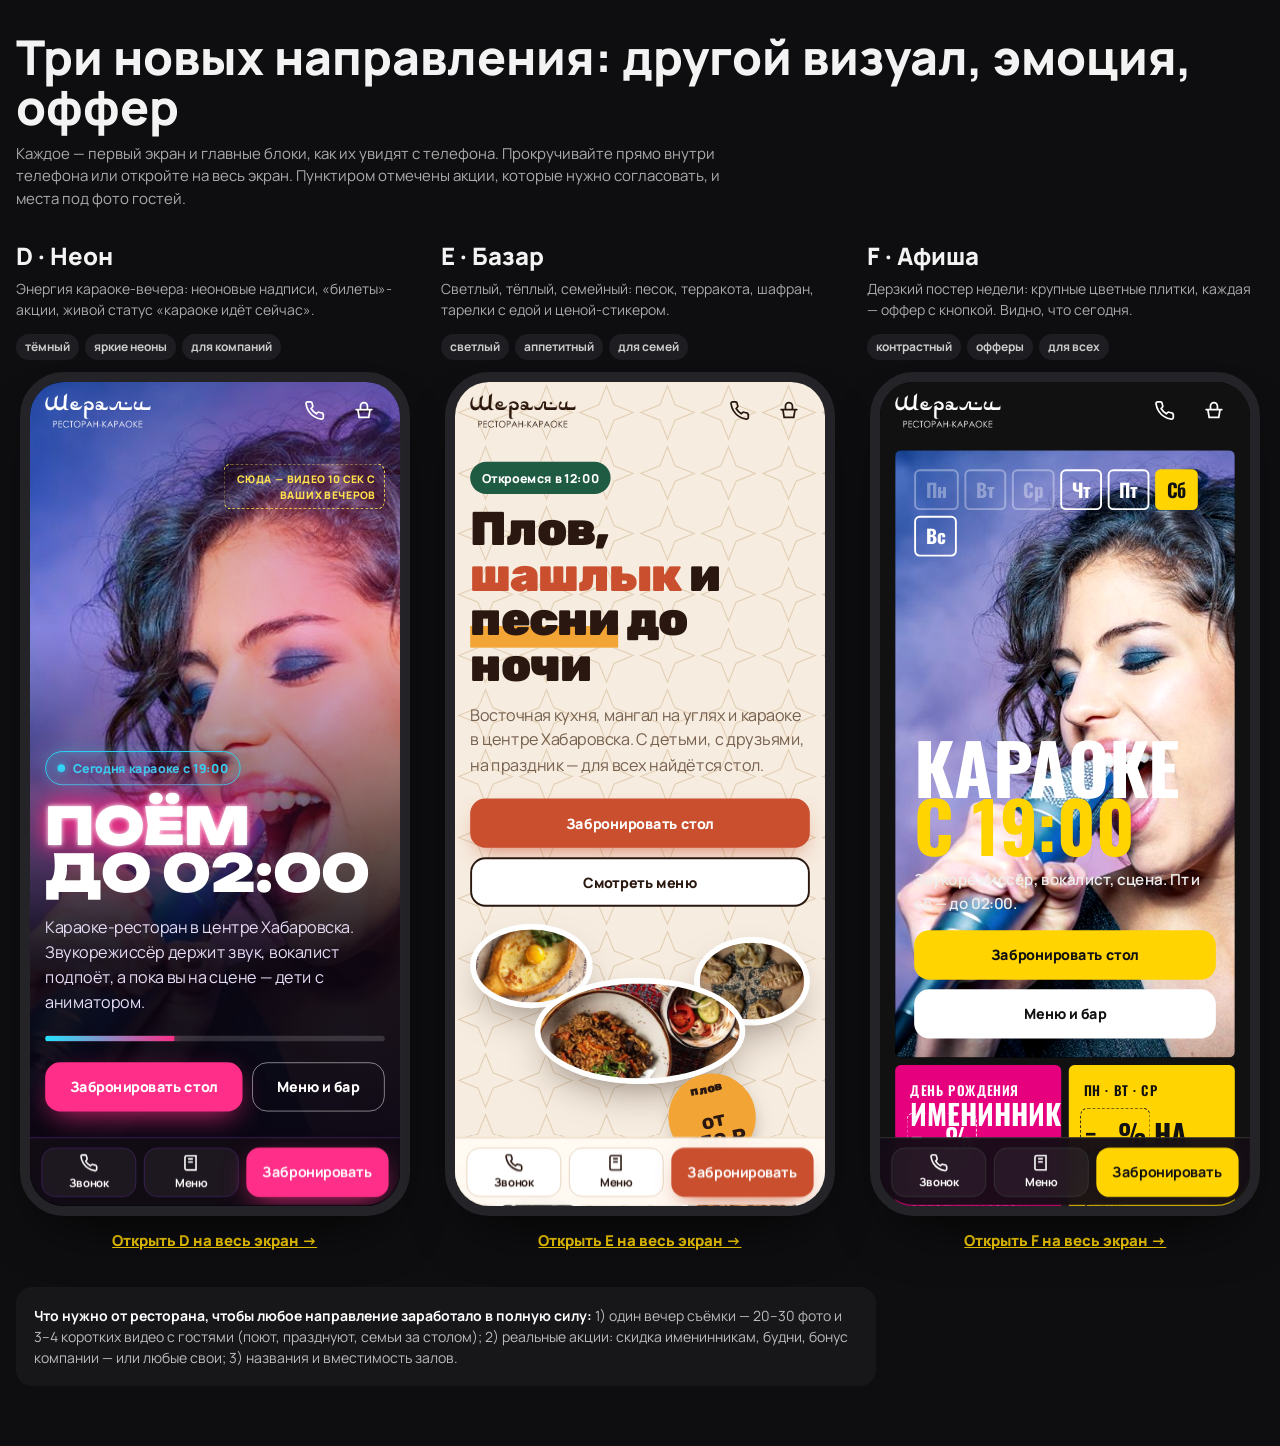
<file: concepts/v2.html>
<!doctype html>
<html lang="ru">
<head>
<meta charset="utf-8">
<meta name="viewport" content="width=device-width, initial-scale=1, viewport-fit=cover">
<meta name="theme-color" content="#0e0e10">
<meta name="robots" content="noindex, nofollow">
<title>Визуальные направления — Шерали</title>
<link rel="preconnect" href="https://fonts.googleapis.com"><link rel="preconnect" href="https://fonts.gstatic.com" crossorigin>
<link href="https://fonts.googleapis.com/css2?family=Manrope:wght@500;700;800&display=swap" rel="stylesheet">
<style>
*{box-sizing:border-box;margin:0;padding:0}
body{background:#0e0e10;color:#f3f3f3;font:15px/1.5 'Manrope',system-ui,sans-serif;-webkit-font-smoothing:antialiased}
.wrap{max-width:1320px;margin:0 auto;padding:32px 16px 60px}
h1{font-size:clamp(30px,5vw,48px);font-weight:800;line-height:1.05}
.lead{color:#aaa;max-width:720px;margin:10px 0 28px}
.grid{display:grid;grid-template-columns:repeat(3,1fr);gap:28px;align-items:start}
@media(max-width:1100px){.grid{grid-template-columns:1fr;max-width:460px;margin:0 auto}}
.col h2{font-size:24px;font-weight:800}
.col p{color:#aaa;font-size:14px;margin:4px 0 14px;min-height:42px}
.phone{position:relative;width:100%;max-width:390px;aspect-ratio:390/844;border-radius:44px;border:10px solid #242428;background:#000;overflow:hidden;box-shadow:0 30px 60px -30px rgba(0,0,0,.9);margin:0 auto}
.phone iframe{position:absolute;left:0;top:0;width:390px;height:844px;border:0;transform-origin:0 0}
.open{display:block;text-align:center;margin-top:14px;font-weight:800;color:#ffd400}
.tags{display:flex;gap:6px;flex-wrap:wrap;margin-bottom:12px}
.tags span{font-size:12px;font-weight:700;padding:4px 9px;border-radius:999px;background:#1e1e22;color:#ccc}
.note{margin-top:34px;padding:18px;border-radius:16px;background:#17171a;color:#bbb;font-size:14px;max-width:860px}
.note b{color:#fff}
@media(max-width:600px){.phone{border-width:6px;border-radius:32px}}
</style>
</head>
<body>
<div class="wrap">
  <h1>Три новых направления: другой визуал, эмоция, оффер</h1>
  <p class="lead">Каждое — первый экран и главные блоки, как их увидят с телефона. Прокручивайте прямо внутри телефона или откройте на весь экран. Пунктиром отмечены акции, которые нужно согласовать, и места под фото гостей.</p>
  <div class="grid">
    <div class="col"><h2>D · Неон</h2><p>Энергия караоке-вечера: неоновые надписи, «билеты»-акции, живой статус «караоке идёт сейчас».</p>
      <div class="tags"><span>тёмный</span><span>яркие неоны</span><span>для компаний</span></div>
      <div class="phone"><iframe src="d.html" title="Направление D" loading="lazy"></iframe></div><a class="open" href="d.html">Открыть D на весь экран →</a></div>
    <div class="col"><h2>E · Базар</h2><p>Светлый, тёплый, семейный: песок, терракота, шафран, тарелки с едой и ценой-стикером.</p>
      <div class="tags"><span>светлый</span><span>аппетитный</span><span>для семей</span></div>
      <div class="phone"><iframe src="e.html" title="Направление E" loading="lazy"></iframe></div><a class="open" href="e.html">Открыть E на весь экран →</a></div>
    <div class="col"><h2>F · Афиша</h2><p>Дерзкий постер недели: крупные цветные плитки, каждая — оффер с кнопкой. Видно, что сегодня.</p>
      <div class="tags"><span>контрастный</span><span>офферы</span><span>для всех</span></div>
      <div class="phone"><iframe src="f.html" title="Направление F" loading="lazy"></iframe></div><a class="open" href="f.html">Открыть F на весь экран →</a></div>
  </div>
  <div class="note"><b>Что нужно от ресторана, чтобы любое направление заработало в полную силу:</b> 1) один вечер съёмки — 20–30 фото и 3–4 коротких видео с гостями (поют, празднуют, семьи за столом); 2) реальные акции: скидка именинникам, будни, бонус компании — или любые свои; 3) названия и вместимость залов.</div>
</div>
<script>
// scale the 390px-wide pages to the phone frame width
function fit(){document.querySelectorAll('.phone').forEach(function(p){var f=p.querySelector('iframe'),k=p.clientWidth/390;f.style.transform='scale('+k+')';f.style.height=(p.clientHeight/k)+'px'})}
addEventListener('resize',fit);fit();
</script>
</body>
</html>
</file>
<file: concepts/base.css>
/* Shared tokens and parts for the homepage concepts */
:root{
  --bg:#120c16; --bg2:#1b1221; --card:#22172a; --line:#3a2a44;
  --text:#f5eee8; --muted:#b3a5ba; --gold:#e3b04b; --gold-2:#f4cc72; --rose:#d6336c; --ok:#4cc38a;
  --serif:'Cormorant Garamond',Georgia,serif; --sans:'Manrope',system-ui,sans-serif;
  --sb:env(safe-area-inset-bottom);
}
*{box-sizing:border-box;margin:0;padding:0;-webkit-tap-highlight-color:transparent}
[hidden]{display:none!important}
html{scroll-behavior:smooth}
body{background:var(--bg);color:var(--text);font:16px/1.55 var(--sans);-webkit-font-smoothing:antialiased;overflow-x:hidden}
body.lock{overflow:hidden}
img{display:block;max-width:100%}
a{color:inherit;text-decoration:none}
button,input,select{font:inherit;color:inherit}
button{cursor:pointer}
.wrap{max-width:1240px;margin:0 auto;padding:0 16px}
@media(min-width:768px){.wrap{padding:0 32px}}
.serif{font-family:var(--serif);font-weight:600;line-height:1.02}
.eyebrow{font-size:12px;font-weight:800;letter-spacing:.18em;text-transform:uppercase;color:var(--gold)}
.muted{color:var(--muted)}
.ph{outline:1.5px dashed var(--gold);outline-offset:3px;border-radius:4px;cursor:help}

.btn{display:inline-flex;align-items:center;justify-content:center;gap:8px;min-height:52px;padding:0 24px;border-radius:16px;border:0;font-weight:800;font-size:15px;white-space:nowrap;transition:transform .12s,box-shadow .2s,background .2s}
.btn:active{transform:scale(.97)}
.btn-gold{background:linear-gradient(180deg,var(--gold-2),var(--gold));color:#22160a;box-shadow:0 10px 30px -10px rgba(227,176,75,.7)}
.btn-ghost{background:rgba(255,255,255,.08);border:1px solid rgba(255,255,255,.22);backdrop-filter:blur(8px);-webkit-backdrop-filter:blur(8px)}
.btn svg{width:18px;height:18px}
.chip{display:inline-flex;align-items:center;gap:8px;height:34px;padding:0 14px;border-radius:17px;background:rgba(18,12,22,.66);border:1px solid rgba(255,255,255,.16);font-size:13px;font-weight:700;backdrop-filter:blur(8px);-webkit-backdrop-filter:blur(8px)}
.dot{width:8px;height:8px;border-radius:50%;background:var(--ok);box-shadow:0 0 0 4px rgba(76,195,138,.22)}
.dot.off{background:#8a7d90;box-shadow:none}

/* top bar */
.top{position:fixed;inset:0 0 auto;z-index:50;height:60px;transition:background .25s}
.top.solid{background:rgba(18,12,22,.94);backdrop-filter:blur(14px);-webkit-backdrop-filter:blur(14px);border-bottom:1px solid var(--line)}
.top .wrap{height:100%;display:flex;align-items:center;gap:8px}
.top .logo img{height:36px;width:auto}
.top .sp{flex:1}
.top nav{display:none;gap:26px;font-size:14px;font-weight:700;margin-right:18px}
.top nav a{opacity:.85}.top nav a:hover{opacity:1;color:var(--gold-2)}
@media(min-width:1024px){.top nav{display:flex}}
.ico{width:44px;height:44px;display:grid;place-items:center;border:0;background:transparent;border-radius:12px;position:relative}
.ico svg{width:22px;height:22px}
.ico .n{position:absolute;top:3px;right:1px;min-width:18px;height:18px;border-radius:9px;background:var(--gold);color:#22160a;font-size:11px;font-weight:800;display:grid;place-items:center;padding:0 4px}
.top .btn{min-height:42px;padding:0 18px;border-radius:12px;font-size:14px;display:none}
@media(min-width:768px){.top .btn{display:inline-flex}}

/* phone action bar */
.abar{position:fixed;left:0;right:0;bottom:0;z-index:60;display:grid;grid-template-columns:1fr 1fr 1.5fr;gap:8px;padding:10px 12px calc(10px + var(--sb));background:rgba(18,12,22,.95);backdrop-filter:blur(14px);-webkit-backdrop-filter:blur(14px);border-top:1px solid var(--line)}
.abar a,.abar button{display:flex;flex-direction:column;align-items:center;justify-content:center;gap:2px;min-height:52px;border-radius:14px;border:1px solid var(--line);background:rgba(255,255,255,.05);font-size:12px;font-weight:700}
.abar svg{width:20px;height:20px}
.abar .btn-gold{border:0;flex-direction:row;font-size:15px;background:linear-gradient(180deg,var(--gold-2),var(--gold));color:#22160a}
@media(min-width:768px){.abar{display:none}}

/* booking sheet */
.shade{position:fixed;inset:0;z-index:80;background:rgba(5,3,7,.66);opacity:0;pointer-events:none;transition:opacity .25s}
.shade.on{opacity:1;pointer-events:auto}
.sheet{position:fixed;left:0;right:0;bottom:0;z-index:90;max-height:92dvh;overflow:auto;background:var(--bg2);border-radius:24px 24px 0 0;padding:22px 18px calc(18px + var(--sb));transform:translateY(105%);transition:transform .3s cubic-bezier(.2,.8,.2,1);visibility:hidden}
.sheet.on{transform:none;visibility:visible}
@media(min-width:768px){.sheet{left:50%;right:auto;top:50%;bottom:auto;width:480px;border-radius:24px;transform:translate(-50%,-46%);opacity:0;transition:.25s}.sheet.on{transform:translate(-50%,-50%);opacity:1}}
.sheet h3{font-family:var(--serif);font-size:34px;margin-bottom:4px}
.sheet .x{position:absolute;top:12px;right:12px;width:40px;height:40px;border-radius:50%;border:1px solid var(--line);background:transparent;font-size:22px;line-height:1}
.seg{display:flex;gap:8px;flex-wrap:wrap;margin:14px 0}
.seg button{height:40px;padding:0 14px;border-radius:12px;border:1px solid var(--line);background:rgba(255,255,255,.04);font-weight:700;font-size:14px}
.seg button.on{border-color:var(--gold);background:rgba(227,176,75,.14);color:var(--gold-2)}
.fld{display:block;margin-bottom:10px}
.fld span{display:block;font-size:12px;font-weight:700;color:var(--muted);margin-bottom:4px}
.fld input,.fld select{width:100%;height:50px;padding:0 14px;border-radius:12px;border:1px solid var(--line);background:#170f1c;outline:none;font-size:16px}
.fld input:focus{border-color:var(--gold)}
.g2{display:grid;grid-template-columns:1fr 1fr;gap:10px}
.proto{font-size:12px;color:var(--gold);margin-top:10px}

.toast{position:fixed;left:50%;top:72px;transform:translate(-50%,-8px);z-index:99;background:var(--text);color:var(--bg);font-weight:800;font-size:14px;padding:10px 16px;border-radius:12px;opacity:0;pointer-events:none;transition:.2s;max-width:calc(100% - 32px);white-space:nowrap;overflow:hidden;text-overflow:ellipsis}
.toast.on{opacity:1;transform:translate(-50%,0)}
.concept-tag{position:fixed;right:12px;top:68px;z-index:40;font-size:11px;font-weight:800;letter-spacing:.08em;text-transform:uppercase;background:var(--rose);padding:5px 9px;border-radius:8px}
.concept-tag a{text-decoration:underline}
footer{padding:40px 0 120px;color:var(--muted);font-size:13px;border-top:1px solid var(--line)}
@media(min-width:768px){footer{padding-bottom:40px}}
@media(prefers-reduced-motion:reduce){*{animation:none!important;transition:none!important}}
</file>
